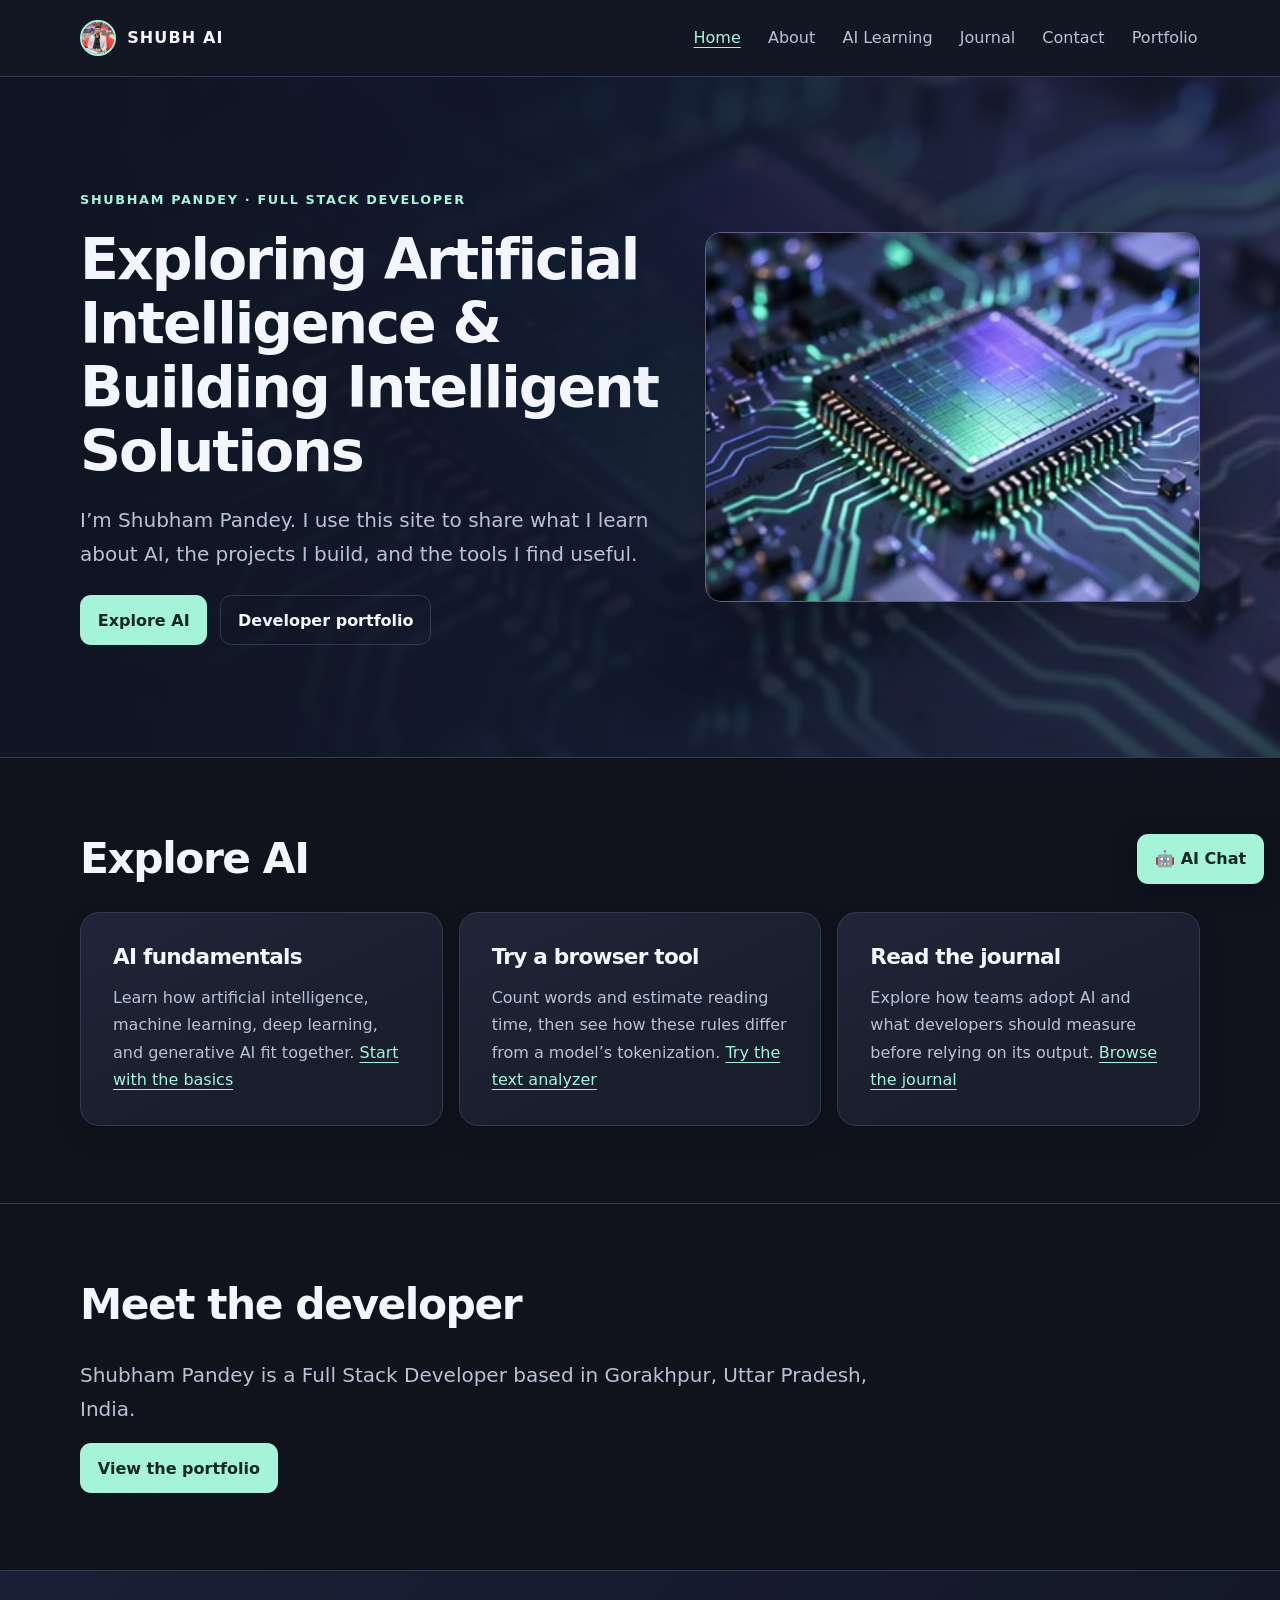
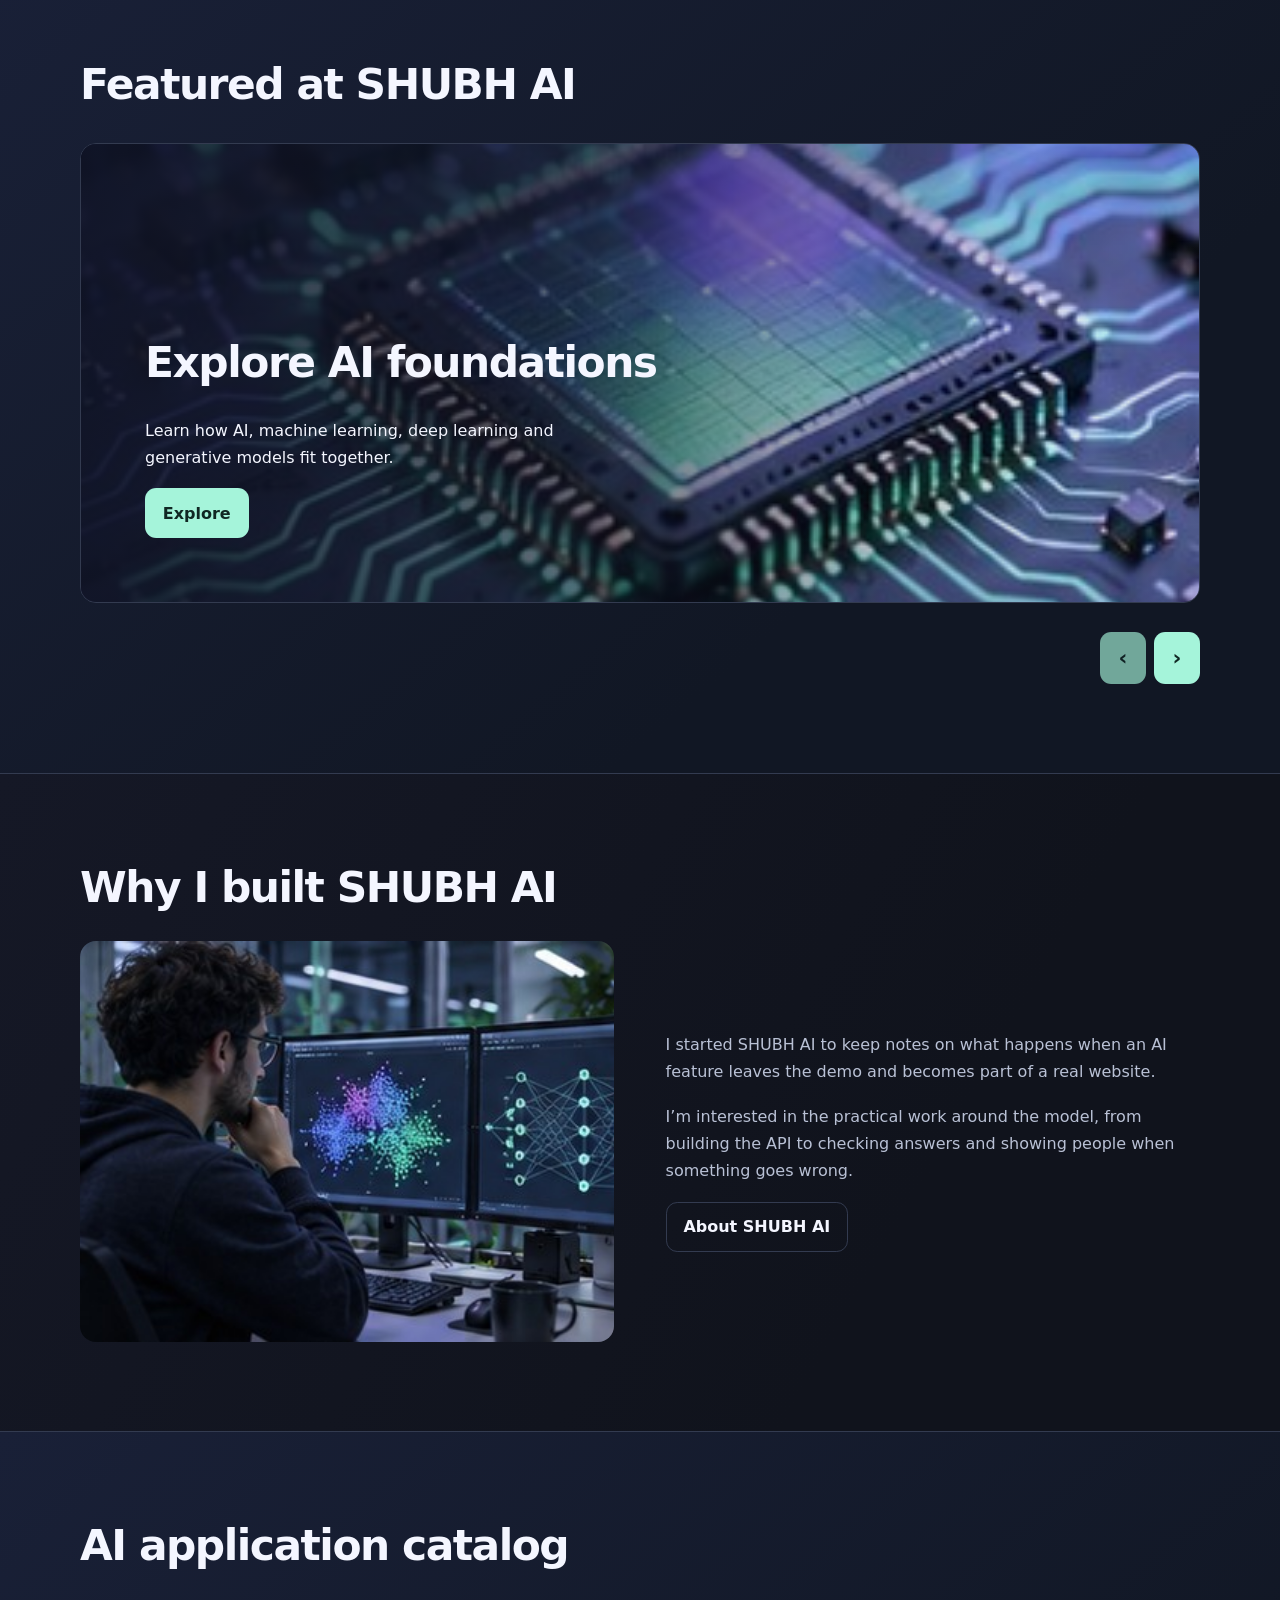
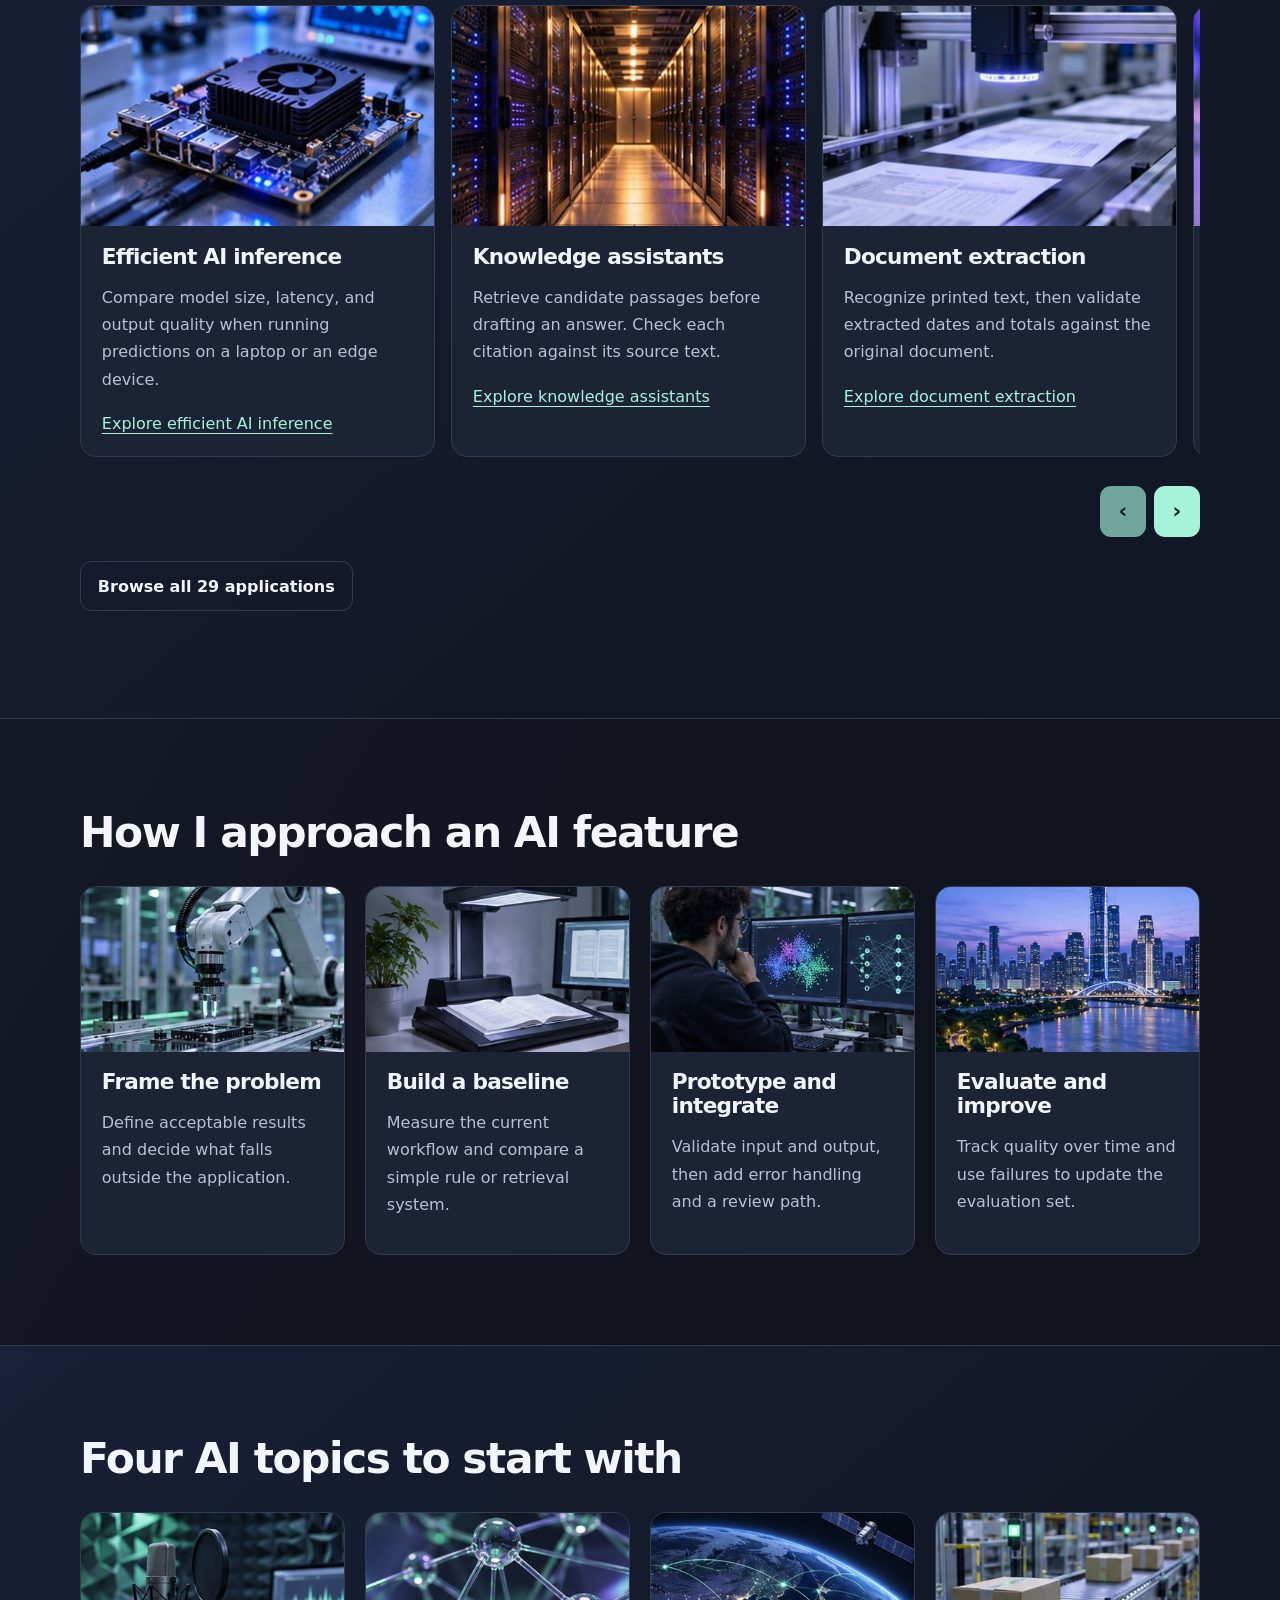
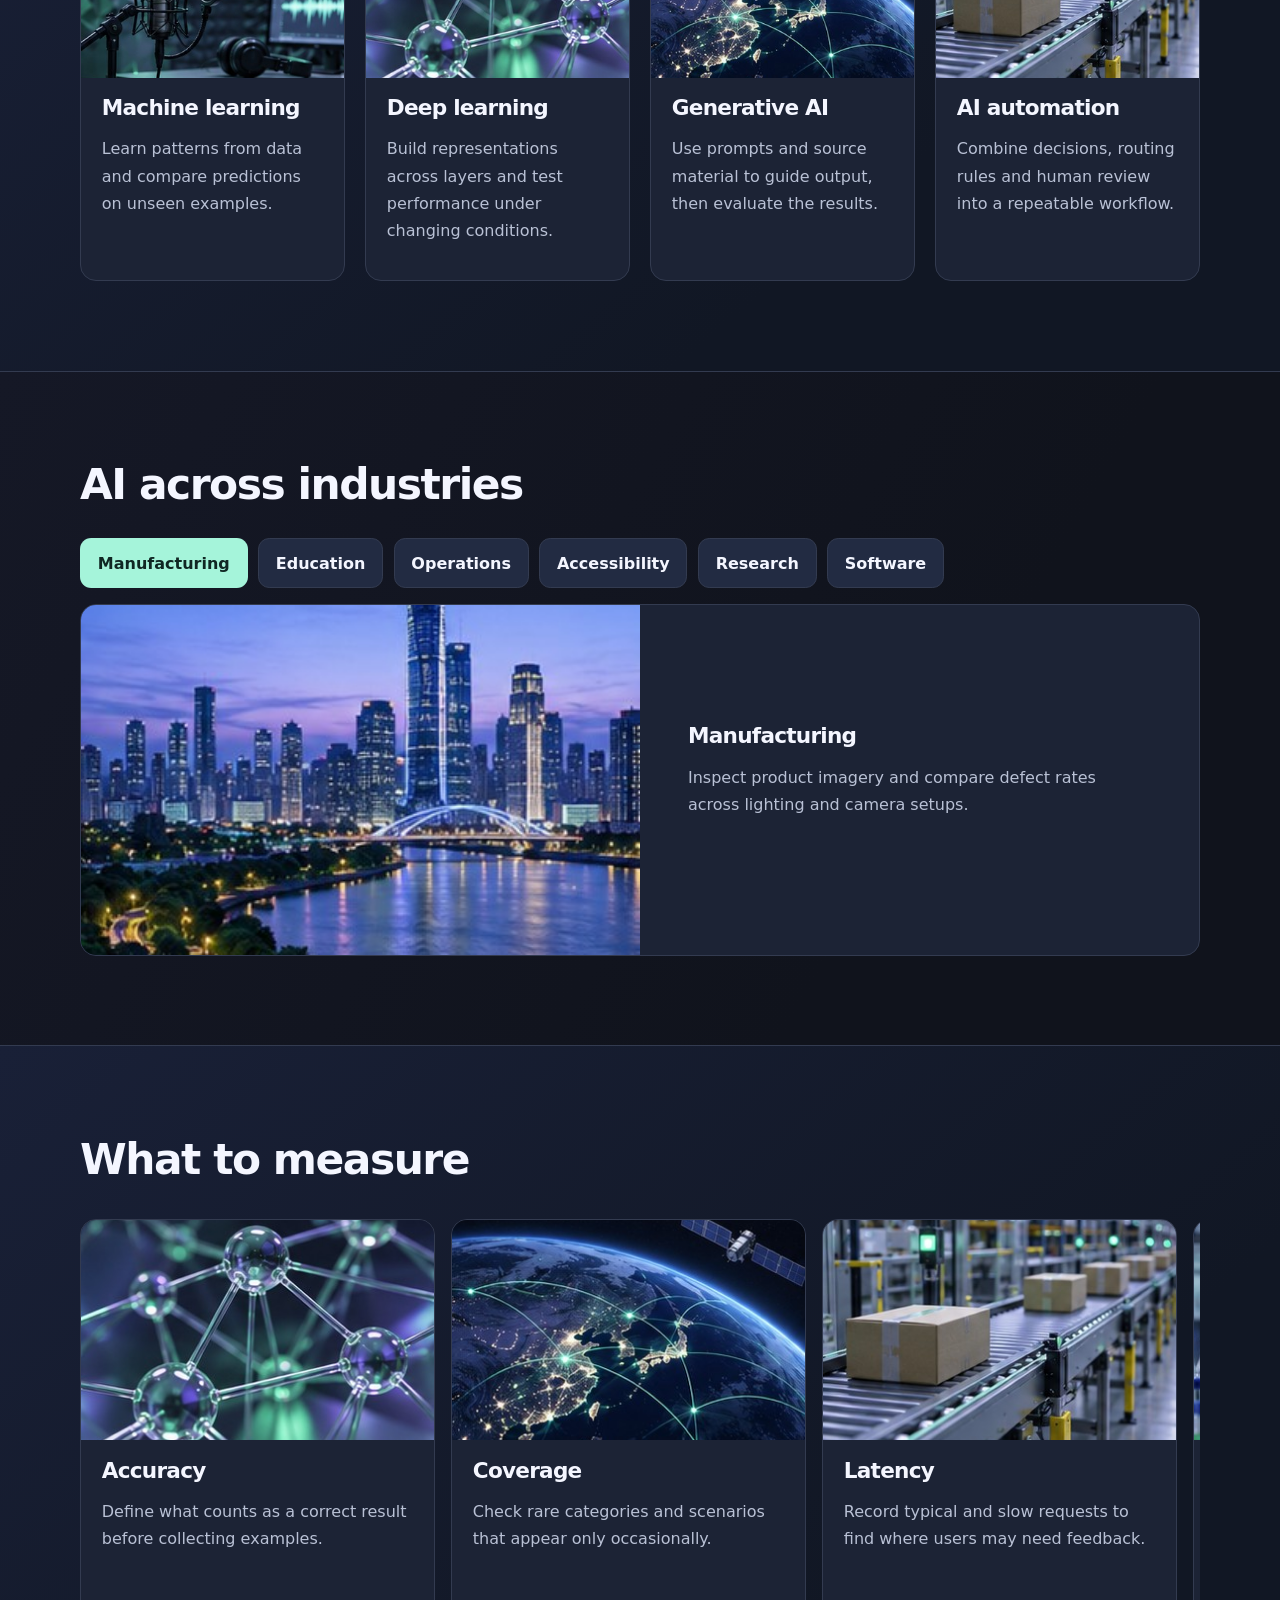
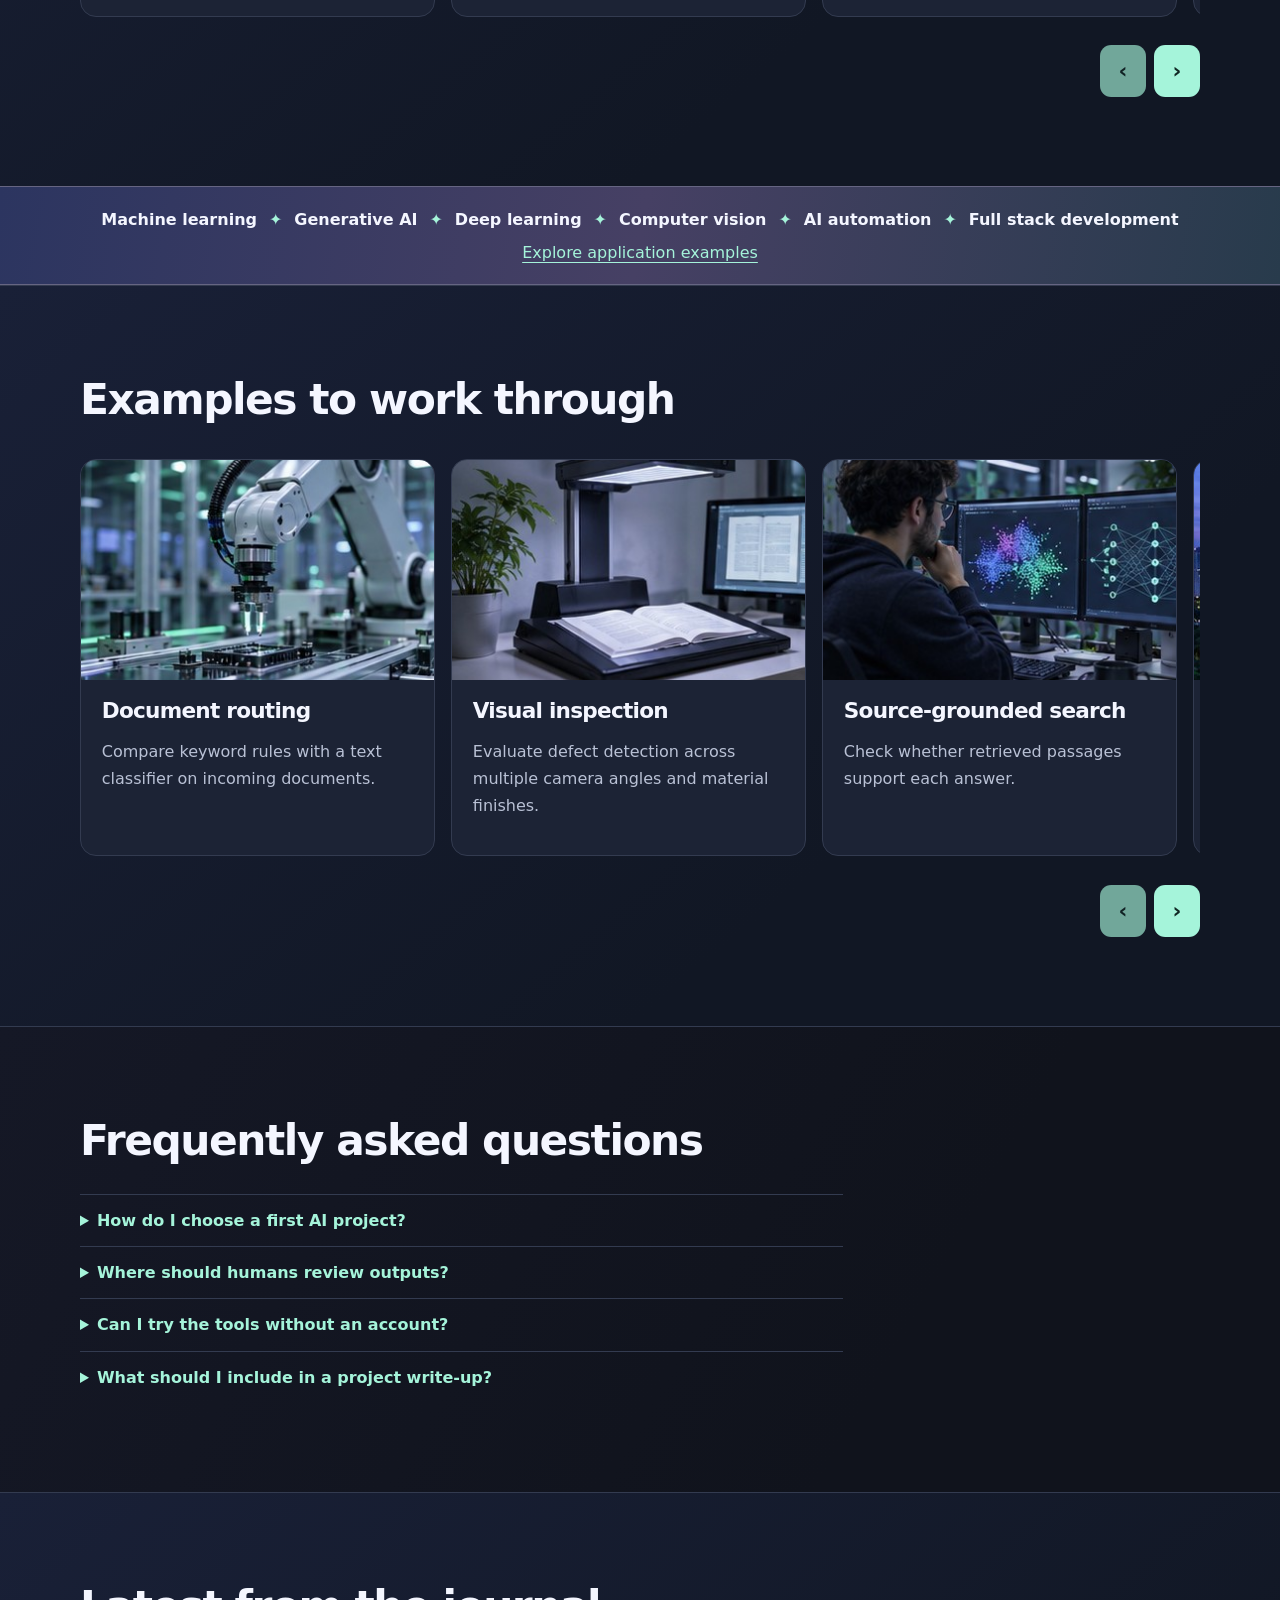
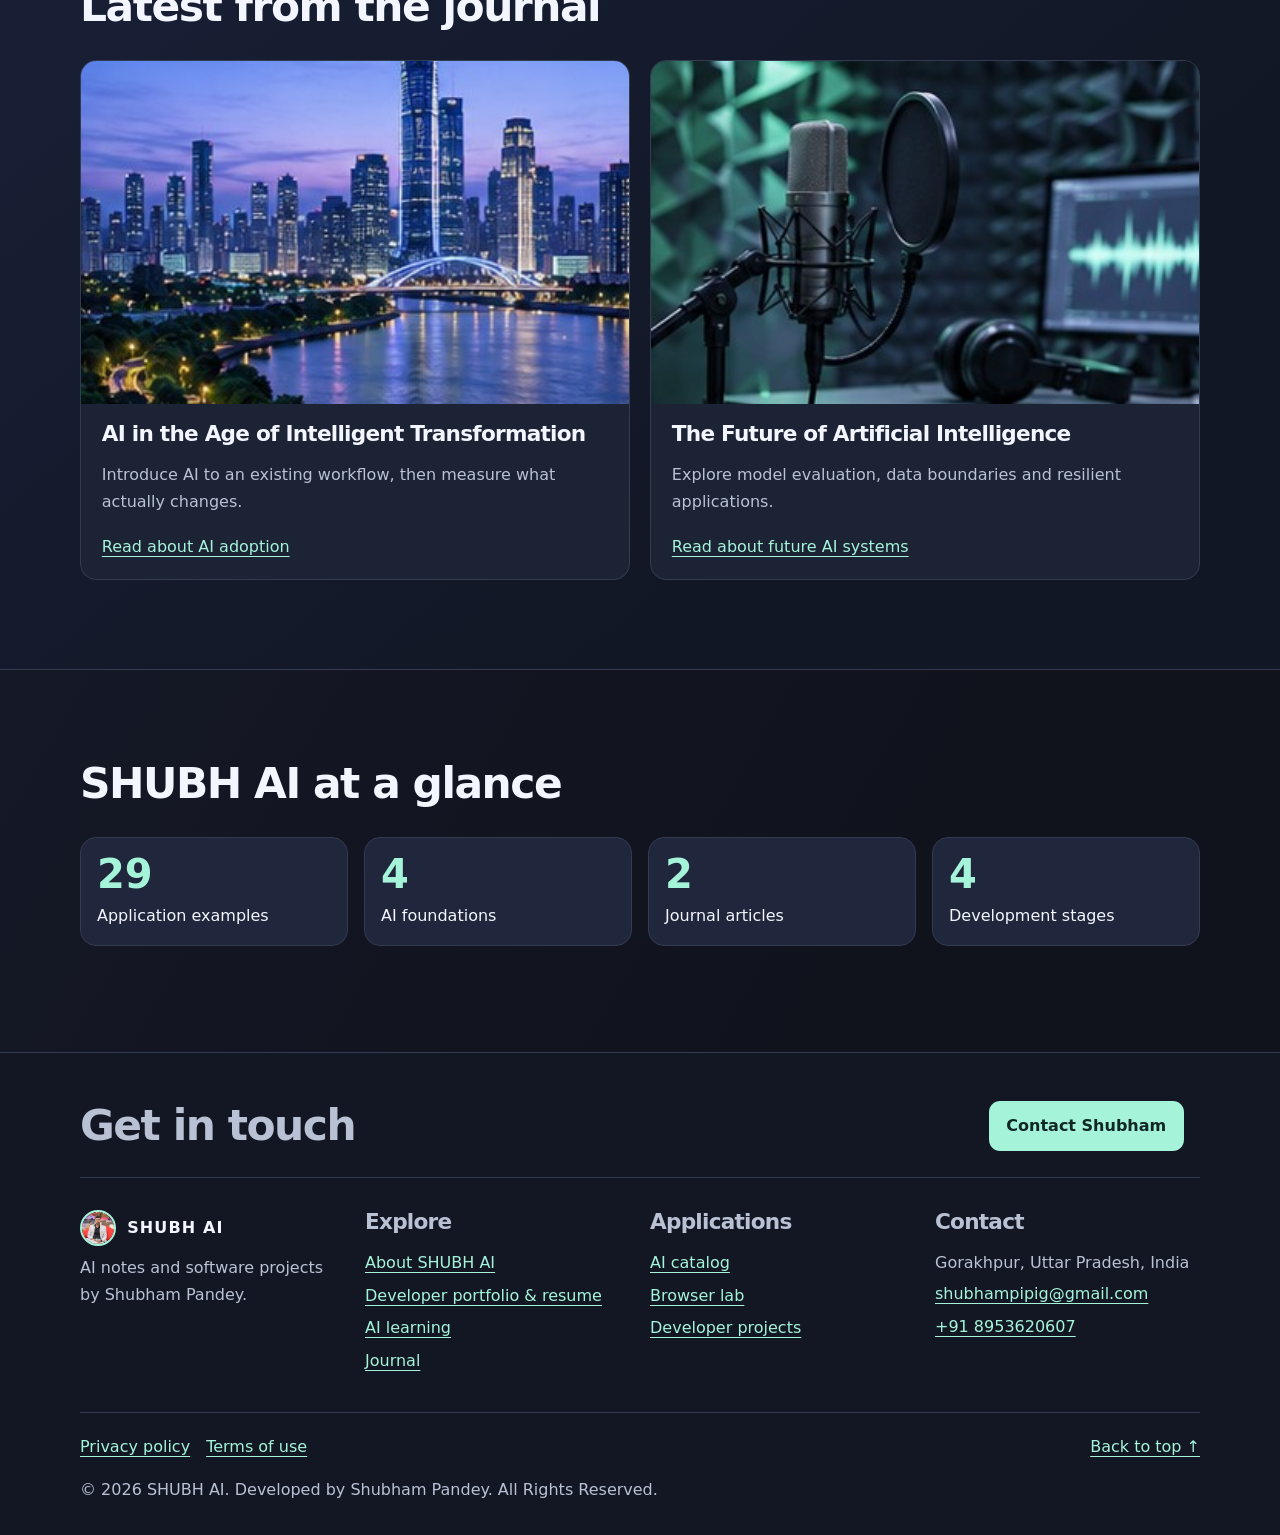
<file: index.html>
<!doctype html>
<html lang="en">
<head>
  <meta charset="utf-8">
  <meta name="viewport" content="width=device-width, initial-scale=1">
  <title>Exploring Artificial Intelligence &amp; Building Intelligent Solutions | SHUBH AI</title>
  <meta name="description" content="I’m Shubham Pandey. I use this site to share what I learn about AI, the projects I build, and the tools I find useful.">
  <meta name="theme-color" content="#10131c">
  <link rel="icon" href="assets/mark.svg" type="image/svg+xml">
  <link rel="stylesheet" href="assets/site.css">
  <script defer src="assets/site.js"></script>

  <script defer src="assets/experience.js"></script>
</head>
<body id="top">
  <a class="skip" href="#main">Skip to content</a>
  <header><div class="wrap bar">
    <a class="brand" href="index.html"><img class="portrait-logo" src="assets/brand-photo.png" width="36" height="36" alt=""> SHUBH AI</a>
    <button class="menu secondary" type="button" aria-controls="navigation" aria-expanded="false">Menu</button>
    <nav id="navigation" aria-label="Main navigation"><a href="index.html" aria-current="page">Home</a><a href="about.html">About</a><a href="ai-solutions.html">AI Learning</a><a href="blog.html">Journal</a><a href="contact.html">Contact</a><a href="portfolio.html">Portfolio</a></nav>
  </div></header>
  <main id="main" tabindex="-1">
    <section class="hero home"><div class="wrap">
      <div><p class="eyebrow">Shubham Pandey · Full stack developer</p><h1>Exploring Artificial Intelligence &amp; Building Intelligent Solutions</h1><p class="lead">I’m Shubham Pandey. I use this site to share what I learn about AI, the projects I build, and the tools I find useful.</p><div class="actions"><a class="button " href="ai-solutions.html">Explore AI</a><a class="button secondary" href="portfolio.html">Developer portfolio</a></div></div><img class="editorial" src="assets/editorial-0.jpg" width="640" height="480" alt="" fetchpriority="high">
    </div></section>
    <section class="section"><div class="wrap "><h2>Explore AI</h2><div class="grid"><article class="card"><h3>AI fundamentals</h3><p>Learn how artificial intelligence, machine learning, deep learning, and generative AI fit together. <a href="ai-solutions.html#artificial-intelligence">Start with the basics</a></p></article><article class="card"><h3>Try a browser tool</h3><p>Count words and estimate reading time, then see how these rules differ from a model’s tokenization. <a href="ai-solutions.html#tools">Try the text analyzer</a></p></article><article class="card"><h3>Read the journal</h3><p>Explore how teams adopt AI and what developers should measure before relying on its output. <a href="blog.html">Browse the journal</a></p></article></div></div></section><section class="section"><div class="wrap "><h2>Meet the developer</h2><p class="lead">Shubham Pandey is a Full Stack Developer based in Gorakhpur, Uttar Pradesh, India.</p><a class="button " href="portfolio.html">View the portfolio</a></div></section>
  <section class="showcase featured"><div class="wrap"><h2>Featured at SHUBH AI</h2><div class="carousel" data-carousel><div class="rail" tabindex="0" aria-label="Scrollable cards"><article class="hero-slide"><img class="hero-slide-image" src="assets/editorial-0.jpg" alt="" decoding="async"><div><h2>Explore AI foundations</h2><p>Learn how AI, machine learning, deep learning and generative models fit together.</p><a class="button" href="ai-solutions.html">Explore</a></div></article><article class="hero-slide"><img class="hero-slide-image" src="assets/editorial-14.jpg" alt="" decoding="async"><div><h2>Study practical applications</h2><p>Explore 29 examples spanning vision, language, research and automation.</p><a class="button" href="ai-solutions.html#catalog">Explore</a></div></article><article class="hero-slide"><img class="hero-slide-image" src="assets/editorial-4.jpg" alt="" decoding="async"><div><h2>Read the AI journal</h2><p>Explore decisions that shape real AI applications.</p><a class="button" href="blog.html">Explore</a></div></article><article class="hero-slide hero-slide-portrait"><img class="hero-slide-image" src="assets/portfolio-headshot.jpg" alt="" decoding="async"><div><h2>Meet the developer</h2><p>See the portfolio and technical skill set behind SHUBH AI.</p><a class="button" href="portfolio.html">Explore</a></div></article><article class="hero-slide"><img class="hero-slide-image" src="assets/editorial-15.jpg" alt="" decoding="async"><div><h2>Try the browser lab</h2><p>Analyze text without an account or external API.</p><a class="button" href="ai-solutions.html#tools">Explore</a></div></article></div><div class="rail-controls" hidden><button type="button" data-prev aria-label="Previous card">‹</button><button type="button" data-next aria-label="Next card">›</button></div></div></div></section><section class="showcase "><div class="wrap"><h2>Why I built SHUBH AI</h2><div class="feature-split"><img class="editorial" src="assets/editorial-5.jpg" width="640" height="480" alt="" loading="lazy"><div><p>I started SHUBH AI to keep notes on what happens when an AI feature leaves the demo and becomes part of a real website.</p><p>I’m interested in the practical work around the model, from building the API to checking answers and showing people when something goes wrong.</p><a class="button secondary" href="about.html">About SHUBH AI</a></div></div></div></section><section class="showcase "><div class="wrap"><h2>AI application catalog</h2><div class="carousel" data-carousel><div class="rail" tabindex="0" aria-label="Scrollable cards"><article class="feature-card" ><img class="editorial" src="assets/editorial-16.jpg" width="640" height="480" alt="" loading="lazy"><div><h3>Efficient AI inference</h3><p>Compare model size, latency, and output quality when running predictions on a laptop or an edge device.</p><a href="ai-solutions.html#application-1">Explore efficient AI inference</a></div></article><article class="feature-card" ><img class="editorial" src="assets/editorial-17.jpg" width="640" height="480" alt="" loading="lazy"><div><h3>Knowledge assistants</h3><p>Retrieve candidate passages before drafting an answer. Check each citation against its source text.</p><a href="ai-solutions.html#application-2">Explore knowledge assistants</a></div></article><article class="feature-card" ><img class="editorial" src="assets/editorial-20.jpg" width="640" height="480" alt="" loading="lazy"><div><h3>Document extraction</h3><p>Recognize printed text, then validate extracted dates and totals against the original document.</p><a href="ai-solutions.html#application-3">Explore document extraction</a></div></article><article class="feature-card" ><img class="editorial" src="assets/editorial-19.jpg" width="640" height="480" alt="" loading="lazy"><div><h3>Interview practice</h3><p>Build a rubric for practice questions and give learners feedback they can inspect.</p><a href="ai-solutions.html#application-4">Explore interview practice</a></div></article><article class="feature-card" ><img class="editorial" src="assets/editorial-12.jpg" width="640" height="480" alt="" loading="lazy"><div><h3>Image classification</h3><p>Train on labeled examples. Use error analysis to find classes the model confuses.</p><a href="ai-solutions.html#application-5">Explore image classification</a></div></article><article class="feature-card" ><img class="editorial" src="assets/editorial-21.jpg" width="640" height="480" alt="" loading="lazy"><div><h3>Video event detection</h3><p>Test event detection on short clips with changes in lighting and camera position.</p><a href="ai-solutions.html#application-6">Explore video event detection</a></div></article><article class="feature-card" ><img class="editorial" src="assets/editorial-29.jpg" width="640" height="480" alt="" loading="lazy"><div><h3>Driver attention</h3><p>Study how glare and camera position affect an attention detector on recorded test clips.</p><a href="ai-solutions.html#application-7">Explore driver attention</a></div></article><article class="feature-card" ><img class="editorial" src="assets/editorial-2.jpg" width="640" height="480" alt="" loading="lazy"><div><h3>Image generation</h3><p>Compare how composition, lighting and subject descriptions influence generated images.</p><a href="ai-solutions.html#application-8">Explore image generation</a></div></article><article class="feature-card" ><img class="editorial" src="assets/editorial-9.jpg" width="640" height="480" alt="" loading="lazy"><div><h3>3D reconstruction</h3><p>Combine multiple views into a point cloud and inspect gaps where surfaces were occluded.</p><a href="ai-solutions.html#application-9">Explore 3d reconstruction</a></div></article><article class="feature-card" ><img class="editorial" src="assets/editorial-8.jpg" width="640" height="480" alt="" loading="lazy"><div><h3>Image segmentation</h3><p>Mark pixel-level regions and measure how accurately the model traces their boundaries.</p><a href="ai-solutions.html#application-10">Explore image segmentation</a></div></article><article class="feature-card" ><img class="editorial" src="assets/editorial-18.jpg" width="640" height="480" alt="" loading="lazy"><div><h3>Code review assistance</h3><p>Surface potential edge cases and link each suggestion to a test or relevant line of code.</p><a href="ai-solutions.html#application-11">Explore code review assistance</a></div></article><article class="feature-card" ><img class="editorial" src="assets/editorial-1.jpg" width="640" height="480" alt="" loading="lazy"><div><h3>Search quality</h3><p>Use relevance judgments to compare keyword and semantic retrieval.</p><a href="ai-solutions.html#application-12">Explore search quality</a></div></article><article class="feature-card" ><img class="editorial" src="assets/editorial-23.jpg" width="640" height="480" alt="" loading="lazy"><div><h3>Route planning</h3><p>Compare routes using travel times, time windows and constraints such as vehicle capacity.</p><a href="ai-solutions.html#application-13">Explore route planning</a></div></article><article class="feature-card" ><img class="editorial" src="assets/editorial-13.jpg" width="640" height="480" alt="" loading="lazy"><div><h3>Sensor monitoring</h3><p>Identify abnormal changes in a device stream and separate transient noise from sustained drift.</p><a href="ai-solutions.html#application-14">Explore sensor monitoring</a></div></article><article class="feature-card" ><img class="editorial" src="assets/editorial-26.jpg" width="640" height="480" alt="" loading="lazy"><div><h3>Data exploration</h3><p>Plot missing values and distributions before asking a model to summarize a dataset.</p><a href="ai-solutions.html#application-15">Explore data exploration</a></div></article><article class="feature-card" ><img class="editorial" src="assets/editorial-28.jpg" width="640" height="480" alt="" loading="lazy"><div><h3>Image editing</h3><p>Use masks to isolate an object from its background and assess edge fidelity.</p><a href="ai-solutions.html#application-16">Explore image editing</a></div></article><article class="feature-card" ><img class="editorial" src="assets/editorial-30.jpg" width="640" height="480" alt="" loading="lazy"><div><h3>Question generation</h3><p>Draft practice questions from a source passage and verify that each answer can be supported.</p><a href="ai-solutions.html#application-17">Explore question generation</a></div></article><article class="feature-card" ><img class="editorial" src="assets/editorial-22.jpg" width="640" height="480" alt="" loading="lazy"><div><h3>Defect inspection</h3><p>Compare images of parts against labeled defects and record both missed defects and false alarms.</p><a href="ai-solutions.html#application-18">Explore defect inspection</a></div></article><article class="feature-card" ><img class="editorial" src="assets/editorial-7.jpg" width="640" height="480" alt="" loading="lazy"><div><h3>Speech transcription</h3><p>Compare word errors across accents, noisy rooms and different microphones.</p><a href="ai-solutions.html#application-19">Explore speech transcription</a></div></article><article class="feature-card" ><img class="editorial" src="assets/editorial-4.jpg" width="640" height="480" alt="" loading="lazy"><div><h3>Handwriting recognition</h3><p>Test recognition on unseen handwriting styles and preserve low-confidence candidates for review.</p><a href="ai-solutions.html#application-20">Explore handwriting recognition</a></div></article><article class="feature-card" ><img class="editorial" src="assets/editorial-14.jpg" width="640" height="480" alt="" loading="lazy"><div><h3>Workflow orchestration</h3><p>Track each processing step, make retries safe and route uncertain output to a human reviewer.</p><a href="ai-solutions.html#application-21">Explore workflow orchestration</a></div></article><article class="feature-card" ><img class="editorial" src="assets/editorial-3.jpg" width="640" height="480" alt="" loading="lazy"><div><h3>Object detection</h3><p>Locate objects in a frame, then measure how well the model locates small or overlapping items.</p><a href="ai-solutions.html#application-22">Explore object detection</a></div></article><article class="feature-card" ><img class="editorial" src="assets/editorial-6.jpg" width="640" height="480" alt="" loading="lazy"><div><h3>Demand forecasting</h3><p>Use a time-ordered split and compare predictions to a seasonal baseline.</p><a href="ai-solutions.html#application-23">Explore demand forecasting</a></div></article><article class="feature-card" ><img class="editorial" src="assets/editorial-31.jpg" width="640" height="480" alt="" loading="lazy"><div><h3>Recommendation systems</h3><p>Measure whether recommendations help users discover relevant items across different activity levels.</p><a href="ai-solutions.html#application-24">Explore recommendation systems</a></div></article><article class="feature-card" ><img class="editorial" src="assets/editorial-25.jpg" width="640" height="480" alt="" loading="lazy"><div><h3>Skill mapping</h3><p>Match learning objectives to a skills inventory and let learners inspect and correct each match.</p><a href="ai-solutions.html#application-25">Explore skill mapping</a></div></article><article class="feature-card" ><img class="editorial" src="assets/editorial-11.jpg" width="640" height="480" alt="" loading="lazy"><div><h3>Anomaly detection</h3><p>Tune alerts with historical examples and check drift before increasing their reach.</p><a href="ai-solutions.html#application-26">Explore anomaly detection</a></div></article><article class="feature-card" ><img class="editorial" src="assets/editorial-24.jpg" width="640" height="480" alt="" loading="lazy"><div><h3>Text analytics</h3><p>Compare word counts, keywords and topic labels. Inspect where each method loses important context.</p><a href="ai-solutions.html#application-27">Explore text analytics</a></div></article><article class="feature-card" ><img class="editorial" src="assets/editorial-27.jpg" width="640" height="480" alt="" loading="lazy"><div><h3>Accessibility checks</h3><p>Combine automated markup checks with manual keyboard and screen reader review.</p><a href="ai-solutions.html#application-28">Explore accessibility checks</a></div></article><article class="feature-card" ><img class="editorial" src="assets/editorial-15.jpg" width="640" height="480" alt="" loading="lazy"><div><h3>Document comparison</h3><p>Align paragraphs by meaning and highlight wording changes for a reviewer to confirm.</p><a href="ai-solutions.html#application-29">Explore document comparison</a></div></article></div><div class="rail-controls" hidden><button type="button" data-prev aria-label="Previous card">‹</button><button type="button" data-next aria-label="Next card">›</button></div></div><p class="section-link"><a class="button secondary" href="ai-solutions.html#catalog">Browse all 29 applications</a></p></div></section><section class="showcase "><div class="wrap"><h2>How I approach an AI feature</h2><div class="feature-grid"><article class="feature-card" ><img class="editorial" src="assets/editorial-3.jpg" width="640" height="480" alt="" loading="lazy"><div><h3>Frame the problem</h3><p>Define acceptable results and decide what falls outside the application.</p></div></article><article class="feature-card" ><img class="editorial" src="assets/editorial-4.jpg" width="640" height="480" alt="" loading="lazy"><div><h3>Build a baseline</h3><p>Measure the current workflow and compare a simple rule or retrieval system.</p></div></article><article class="feature-card" ><img class="editorial" src="assets/editorial-5.jpg" width="640" height="480" alt="" loading="lazy"><div><h3>Prototype and integrate</h3><p>Validate input and output, then add error handling and a review path.</p></div></article><article class="feature-card" ><img class="editorial" src="assets/editorial-6.jpg" width="640" height="480" alt="" loading="lazy"><div><h3>Evaluate and improve</h3><p>Track quality over time and use failures to update the evaluation set.</p></div></article></div></div></section><section class="showcase "><div class="wrap"><h2>Four AI topics to start with</h2><div class="feature-grid"><article class="feature-card" ><img class="editorial" src="assets/editorial-7.jpg" width="640" height="480" alt="" loading="lazy"><div><h3>Machine learning</h3><p>Learn patterns from data and compare predictions on unseen examples.</p></div></article><article class="feature-card" ><img class="editorial" src="assets/editorial-8.jpg" width="640" height="480" alt="" loading="lazy"><div><h3>Deep learning</h3><p>Build representations across layers and test performance under changing conditions.</p></div></article><article class="feature-card" ><img class="editorial" src="assets/editorial-9.jpg" width="640" height="480" alt="" loading="lazy"><div><h3>Generative AI</h3><p>Use prompts and source material to guide output, then evaluate the results.</p></div></article><article class="feature-card" ><img class="editorial" src="assets/editorial-10.jpg" width="640" height="480" alt="" loading="lazy"><div><h3>AI automation</h3><p>Combine decisions, routing rules and human review into a repeatable workflow.</p></div></article></div></div></section><section class="showcase "><div class="wrap"><h2>AI across industries</h2><div data-tabs><div class="tab-buttons" role="tablist" aria-label="AI across industries" hidden><button type="button" id="index-tab-0" aria-controls="index-panel-0" role="tab" aria-selected="false">Manufacturing</button><button type="button" id="index-tab-1" aria-controls="index-panel-1" role="tab" aria-selected="false">Education</button><button type="button" id="index-tab-2" aria-controls="index-panel-2" role="tab" aria-selected="false">Operations</button><button type="button" id="index-tab-3" aria-controls="index-panel-3" role="tab" aria-selected="false">Accessibility</button><button type="button" id="index-tab-4" aria-controls="index-panel-4" role="tab" aria-selected="false">Research</button><button type="button" id="index-tab-5" aria-controls="index-panel-5" role="tab" aria-selected="false">Software</button></div><div class="tab-panels"><div id="index-panel-0" aria-labelledby="index-tab-0" role="tabpanel"><article class="feature-card" ><img class="editorial" src="assets/editorial-6.jpg" width="640" height="480" alt="" loading="lazy"><div><h3>Manufacturing</h3><p>Inspect product imagery and compare defect rates across lighting and camera setups.</p></div></article></div><div id="index-panel-1" aria-labelledby="index-tab-1" role="tabpanel"><article class="feature-card" ><img class="editorial" src="assets/editorial-7.jpg" width="640" height="480" alt="" loading="lazy"><div><h3>Education</h3><p>Generate practice questions from a known reading and check each answer against the text.</p></div></article></div><div id="index-panel-2" aria-labelledby="index-tab-2" role="tabpanel"><article class="feature-card" ><img class="editorial" src="assets/editorial-8.jpg" width="640" height="480" alt="" loading="lazy"><div><h3>Operations</h3><p>Forecast demand and keep a manual override for unusual events.</p></div></article></div><div id="index-panel-3" aria-labelledby="index-tab-3" role="tabpanel"><article class="feature-card" ><img class="editorial" src="assets/editorial-9.jpg" width="640" height="480" alt="" loading="lazy"><div><h3>Accessibility</h3><p>Evaluate captions and transcripts using varied audio and speakers.</p></div></article></div><div id="index-panel-4" aria-labelledby="index-tab-4" role="tabpanel"><article class="feature-card" ><img class="editorial" src="assets/editorial-10.jpg" width="640" height="480" alt="" loading="lazy"><div><h3>Research</h3><p>Compare notes across sources and verify summaries against the primary material.</p></div></article></div><div id="index-panel-5" aria-labelledby="index-tab-5" role="tabpanel"><article class="feature-card" ><img class="editorial" src="assets/editorial-11.jpg" width="640" height="480" alt="" loading="lazy"><div><h3>Software</h3><p>Use assisted review to find edge cases and confirm each change with tests.</p></div></article></div></div></div></div></section><section class="showcase "><div class="wrap"><h2>What to measure</h2><div class="carousel" data-carousel><div class="rail" tabindex="0" aria-label="Scrollable cards"><article class="feature-card" ><img class="editorial" src="assets/editorial-8.jpg" width="640" height="480" alt="" loading="lazy"><div><h3>Accuracy</h3><p>Define what counts as a correct result before collecting examples.</p></div></article><article class="feature-card" ><img class="editorial" src="assets/editorial-9.jpg" width="640" height="480" alt="" loading="lazy"><div><h3>Coverage</h3><p>Check rare categories and scenarios that appear only occasionally.</p></div></article><article class="feature-card" ><img class="editorial" src="assets/editorial-10.jpg" width="640" height="480" alt="" loading="lazy"><div><h3>Latency</h3><p>Record typical and slow requests to find where users may need feedback.</p></div></article><article class="feature-card" ><img class="editorial" src="assets/editorial-11.jpg" width="640" height="480" alt="" loading="lazy"><div><h3>Reliability</h3><p>Test incomplete inputs and external-service failures.</p></div></article><article class="feature-card" ><img class="editorial" src="assets/editorial-12.jpg" width="640" height="480" alt="" loading="lazy"><div><h3>Privacy</h3><p>Limit data collection to what the feature actually needs.</p></div></article><article class="feature-card" ><img class="editorial" src="assets/editorial-13.jpg" width="640" height="480" alt="" loading="lazy"><div><h3>Human review</h3><p>Make corrections visible and reversible.</p></div></article><article class="feature-card" ><img class="editorial" src="assets/editorial-14.jpg" width="640" height="480" alt="" loading="lazy"><div><h3>Accessibility</h3><p>Test with keyboard controls and assistive technology.</p></div></article><article class="feature-card" ><img class="editorial" src="assets/editorial-15.jpg" width="640" height="480" alt="" loading="lazy"><div><h3>Maintenance</h3><p>Revisit benchmarks when data, dependencies or model versions change.</p></div></article></div><div class="rail-controls" hidden><button type="button" data-prev aria-label="Previous card">‹</button><button type="button" data-next aria-label="Next card">›</button></div></div></div></section><section class="topic-band" aria-label="AI topics"><p>Machine learning <span aria-hidden="true">✦</span> Generative AI <span aria-hidden="true">✦</span> Deep learning <span aria-hidden="true">✦</span> Computer vision <span aria-hidden="true">✦</span> AI automation <span aria-hidden="true">✦</span> Full stack development</p><a href="ai-solutions.html#catalog">Explore application examples</a></section><section class="showcase "><div class="wrap"><h2>Examples to work through</h2><div class="carousel" data-carousel><div class="rail" tabindex="0" aria-label="Scrollable cards"><article class="feature-card" ><img class="editorial" src="assets/editorial-3.jpg" width="640" height="480" alt="" loading="lazy"><div><h3>Document routing</h3><p>Compare keyword rules with a text classifier on incoming documents.</p></div></article><article class="feature-card" ><img class="editorial" src="assets/editorial-4.jpg" width="640" height="480" alt="" loading="lazy"><div><h3>Visual inspection</h3><p>Evaluate defect detection across multiple camera angles and material finishes.</p></div></article><article class="feature-card" ><img class="editorial" src="assets/editorial-5.jpg" width="640" height="480" alt="" loading="lazy"><div><h3>Source-grounded search</h3><p>Check whether retrieved passages support each answer.</p></div></article><article class="feature-card" ><img class="editorial" src="assets/editorial-6.jpg" width="640" height="480" alt="" loading="lazy"><div><h3>Demand forecasts</h3><p>Compare a seasonal baseline with a model on successive weekly holdouts.</p></div></article><article class="feature-card" ><img class="editorial" src="assets/editorial-7.jpg" width="640" height="480" alt="" loading="lazy"><div><h3>Speech recognition</h3><p>Compare transcription quality for quiet speech and background noise.</p></div></article><article class="feature-card" ><img class="editorial" src="assets/editorial-8.jpg" width="640" height="480" alt="" loading="lazy"><div><h3>Image editing</h3><p>Evaluate how well a segmentation mask preserves fine edges.</p></div></article><article class="feature-card" ><img class="editorial" src="assets/editorial-9.jpg" width="640" height="480" alt="" loading="lazy"><div><h3>Automated survey coding</h3><p>Compare coding agreement on ambiguous responses.</p></div></article><article class="feature-card" ><img class="editorial" src="assets/editorial-10.jpg" width="640" height="480" alt="" loading="lazy"><div><h3>User recommendations</h3><p>Review coverage across new and returning users.</p></div></article><article class="feature-card" ><img class="editorial" src="assets/editorial-11.jpg" width="640" height="480" alt="" loading="lazy"><div><h3>Frontend performance</h3><p>Track which interface changes improve perceived loading times.</p></div></article></div><div class="rail-controls" hidden><button type="button" data-prev aria-label="Previous card">‹</button><button type="button" data-next aria-label="Next card">›</button></div></div></div></section><section class="showcase "><div class="wrap"><h2>Frequently asked questions</h2><div class="faq"><details><summary>How do I choose a first AI project?</summary><p>Pick a narrow task with examples you can verify. Measure a simple baseline before training or integrating a model.</p></details><details><summary>Where should humans review outputs?</summary><p>Add review wherever an incorrect decision could affect people, publish information, or change important records.</p></details><details><summary>Can I try the tools without an account?</summary><p>The text analyzer and the learning chat run locally in your browser.</p></details><details><summary>What should I include in a project write-up?</summary><p>Document the input data, baseline, evaluation split, limitations and examples of failures.</p></details></div></div></section><section class="showcase "><div class="wrap"><h2>Latest from the journal</h2><div class="feature-grid"><article class="feature-card" ><img class="editorial" src="assets/editorial-6.jpg" width="640" height="480" alt="" loading="lazy"><div><h3>AI in the Age of Intelligent Transformation</h3><p>Introduce AI to an existing workflow, then measure what actually changes.</p><a href="ai-in-the-age-of-intelligent-transformation.html">Read about AI adoption</a></div></article><article class="feature-card" ><img class="editorial" src="assets/editorial-7.jpg" width="640" height="480" alt="" loading="lazy"><div><h3>The Future of Artificial Intelligence</h3><p>Explore model evaluation, data boundaries and resilient applications.</p><a href="the-future-of-artificial-intelligence.html">Read about future AI systems</a></div></article></div></div></section><section class="showcase"><div class="wrap"><h2>SHUBH AI at a glance</h2><dl class="site-stats"><div><dt>Application examples</dt><dd>29</dd></div><div><dt>AI foundations</dt><dd>4</dd></div><div><dt>Journal articles</dt><dd>2</dd></div><div><dt>Development stages</dt><dd>4</dd></div></dl></div></section></main>
  <footer class="site-footer"><div class="wrap">
<div class="footer-cta"><h2>Get in touch</h2><a class="button" href="contact.html">Contact Shubham</a></div>
<div class="footer-grid"><div><a class="brand" href="index.html"><img class="portrait-logo" src="assets/brand-photo.png" width="36" height="36" alt=""> SHUBH AI</a><p>AI notes and software projects by Shubham Pandey.</p></div>
<div><h3>Explore</h3><a href="about.html">About SHUBH AI</a><a href="portfolio.html">Developer portfolio &amp; resume</a><a href="ai-solutions.html">AI learning</a><a href="blog.html">Journal</a></div>
<div><h3>Applications</h3><a href="ai-solutions.html#catalog">AI catalog</a><a href="ai-solutions.html#tools">Browser lab</a><a href="about.html#projects">Developer projects</a></div>
<div><h3>Contact</h3><p>Gorakhpur, Uttar Pradesh, India</p><a href="mailto:shubhampipig@gmail.com">shubhampipig@gmail.com</a><a href="tel:+918953620607">+91 8953620607</a></div></div>
<div class="footer-bottom"><a class="back-top" href="#top">Back to top ↑</a><a href="privacy-policy.html">Privacy policy</a><a href="term-services.html">Terms of use</a><p>© 2026 SHUBH AI. Developed by Shubham Pandey. All Rights Reserved.</p></div></div></footer><button type="button" class="chat-launch" aria-controls="learning-chat" aria-expanded="false" hidden><span aria-hidden="true">&#129302;</span> AI Chat</button>
<section class="chat-panel" id="learning-chat" aria-labelledby="chat-title" hidden>
<div class="chat-heading"><h2 id="chat-title"><span aria-hidden="true">&#129302;</span> SHUBH AI Chat</h2><button type="button" data-chat-close aria-label="Close chat">×</button></div>
<p>Looking for my resume, projects, or contact details? Ask here.</p><div class="chat-history" role="log" aria-live="polite"></div>
<form id="chat-form"><label for="chat-query">Ask about an AI topic</label><input id="chat-query" name="query" required maxlength="180" placeholder="Where can I download your resume?"><button>Send</button></form></section>
</body>
</html>
</file>
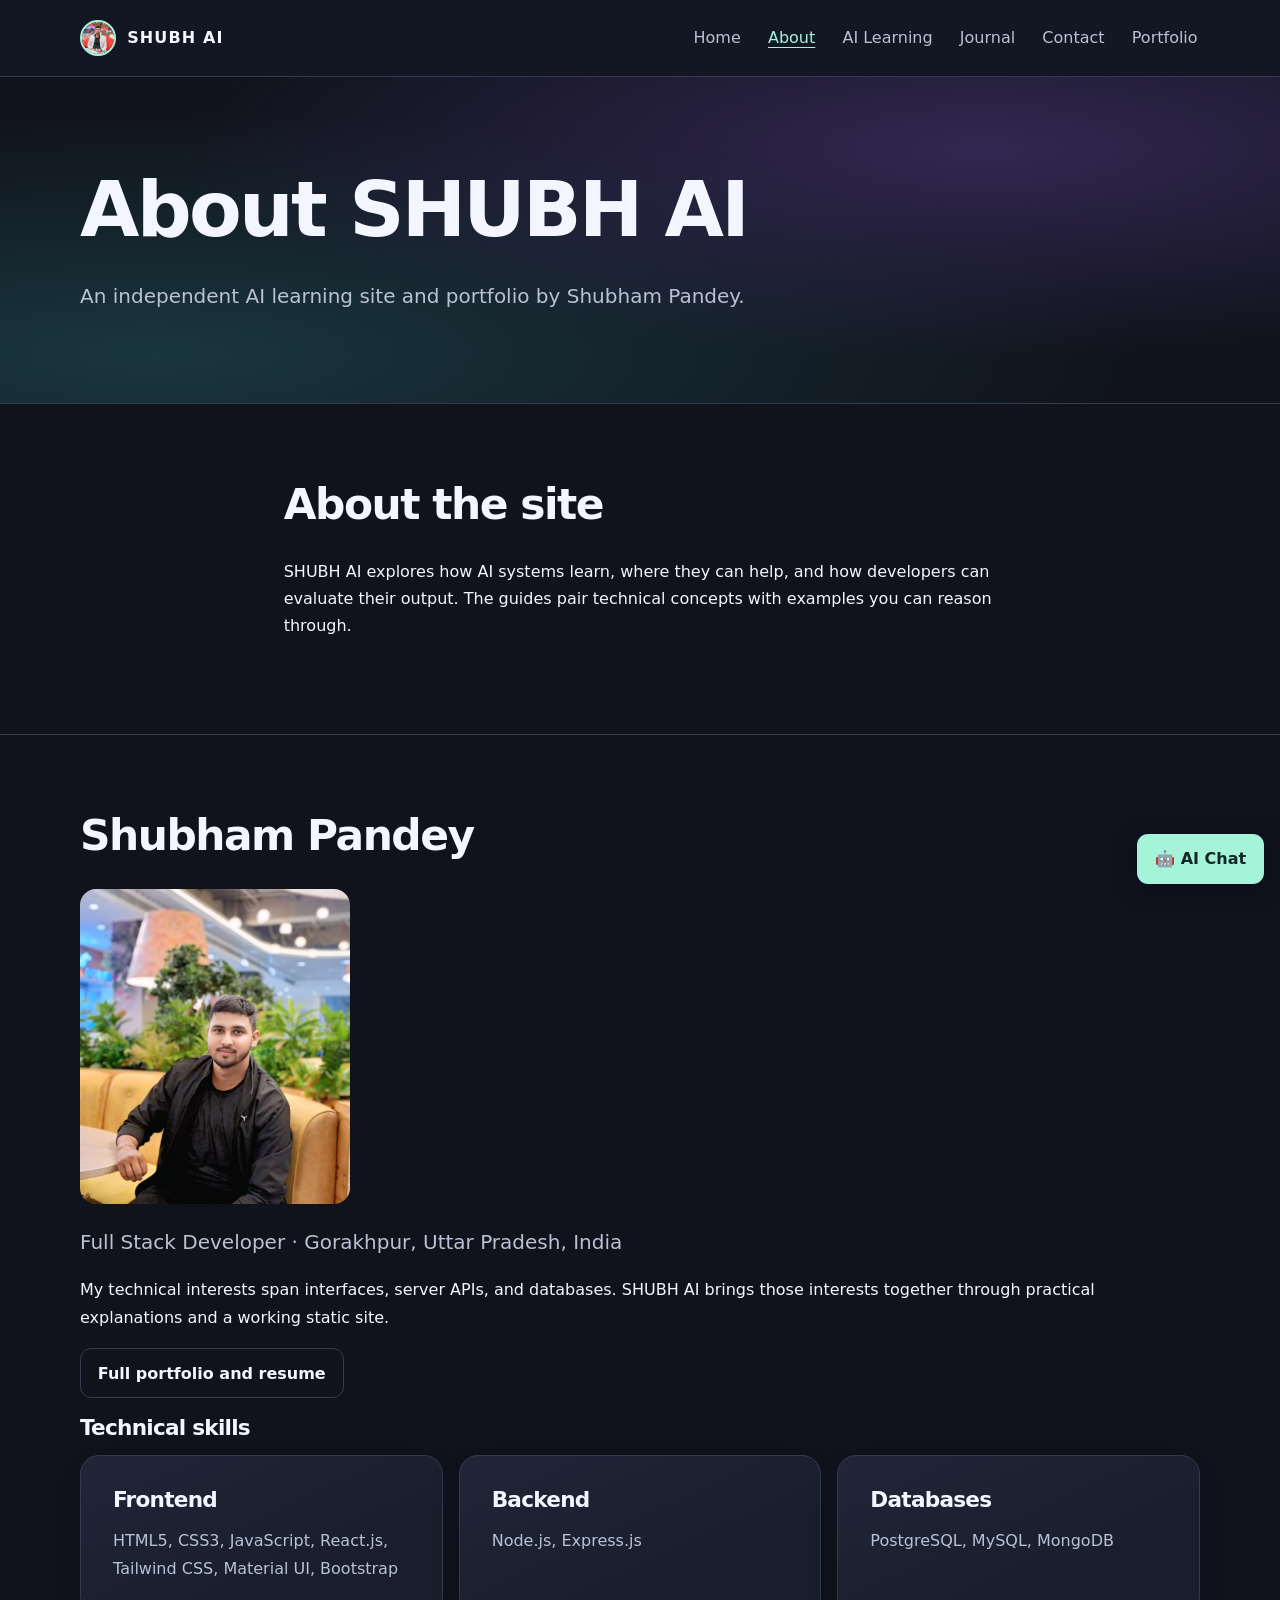
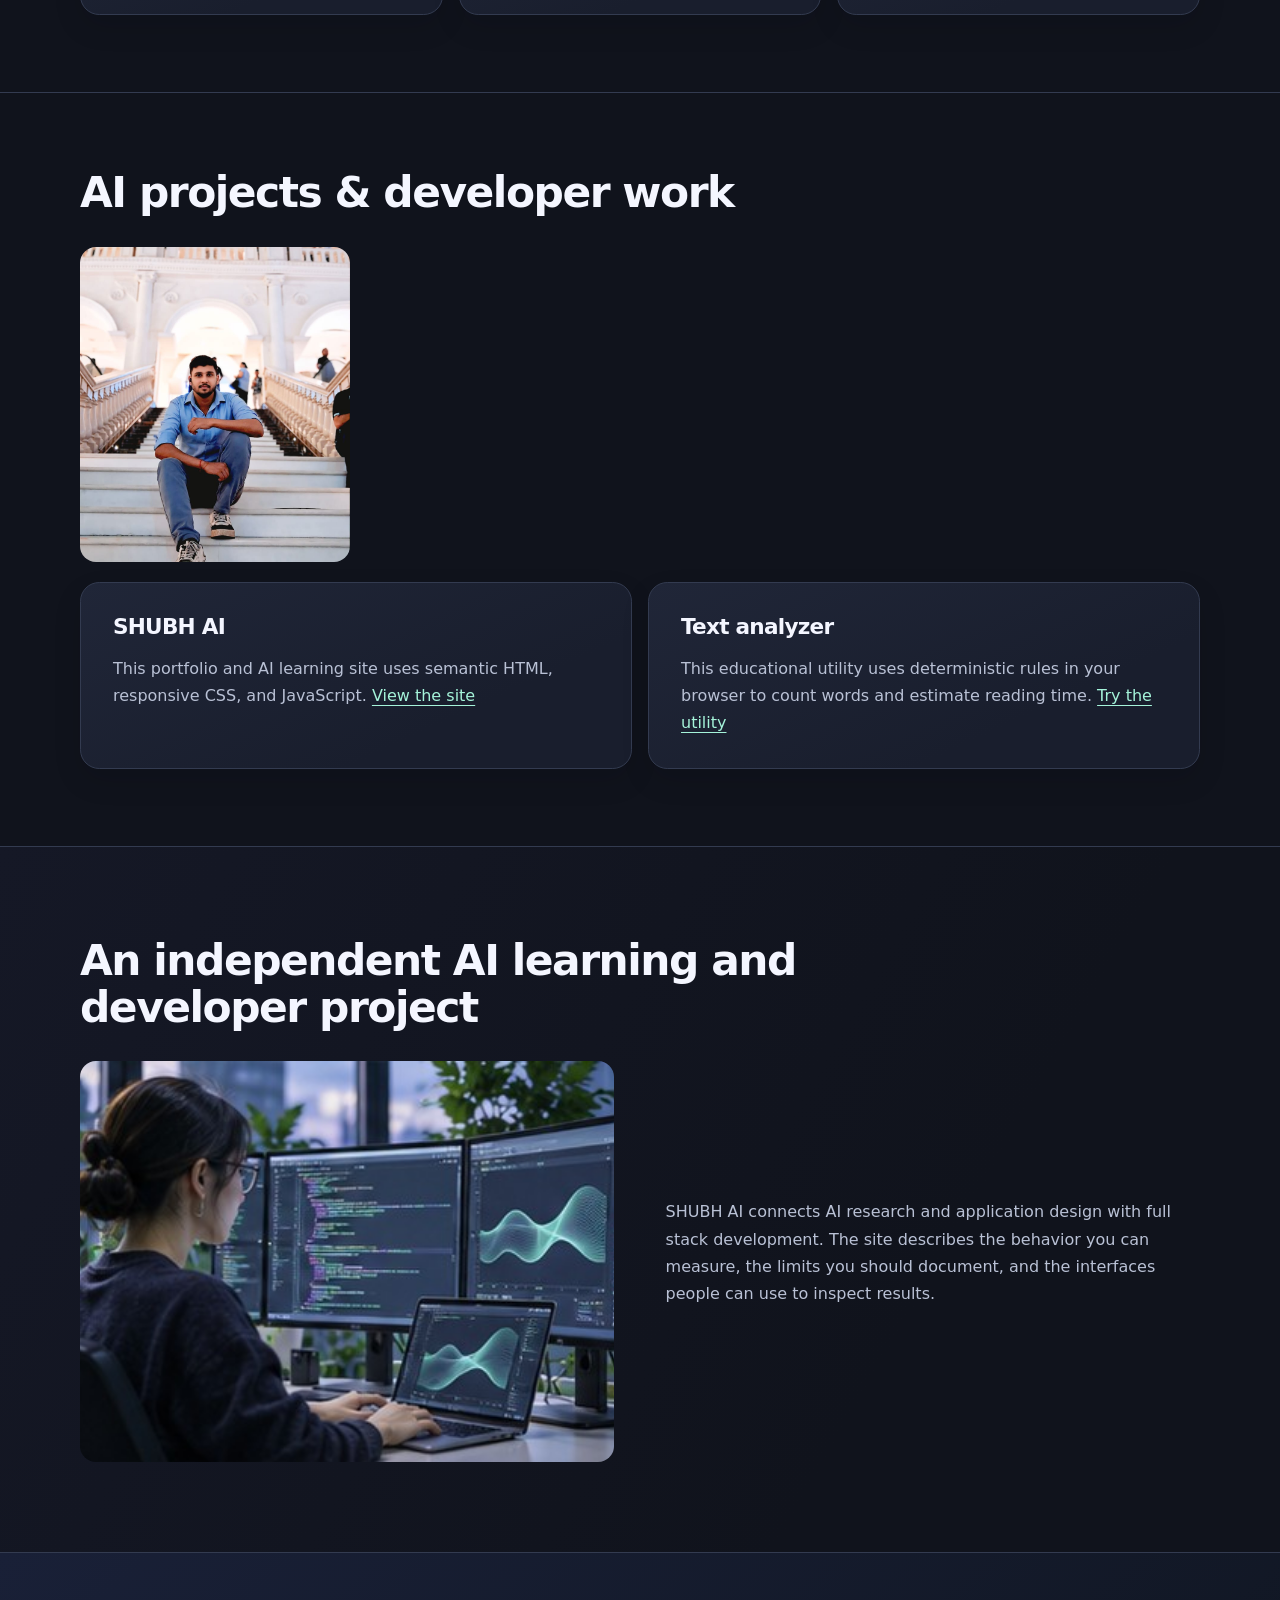
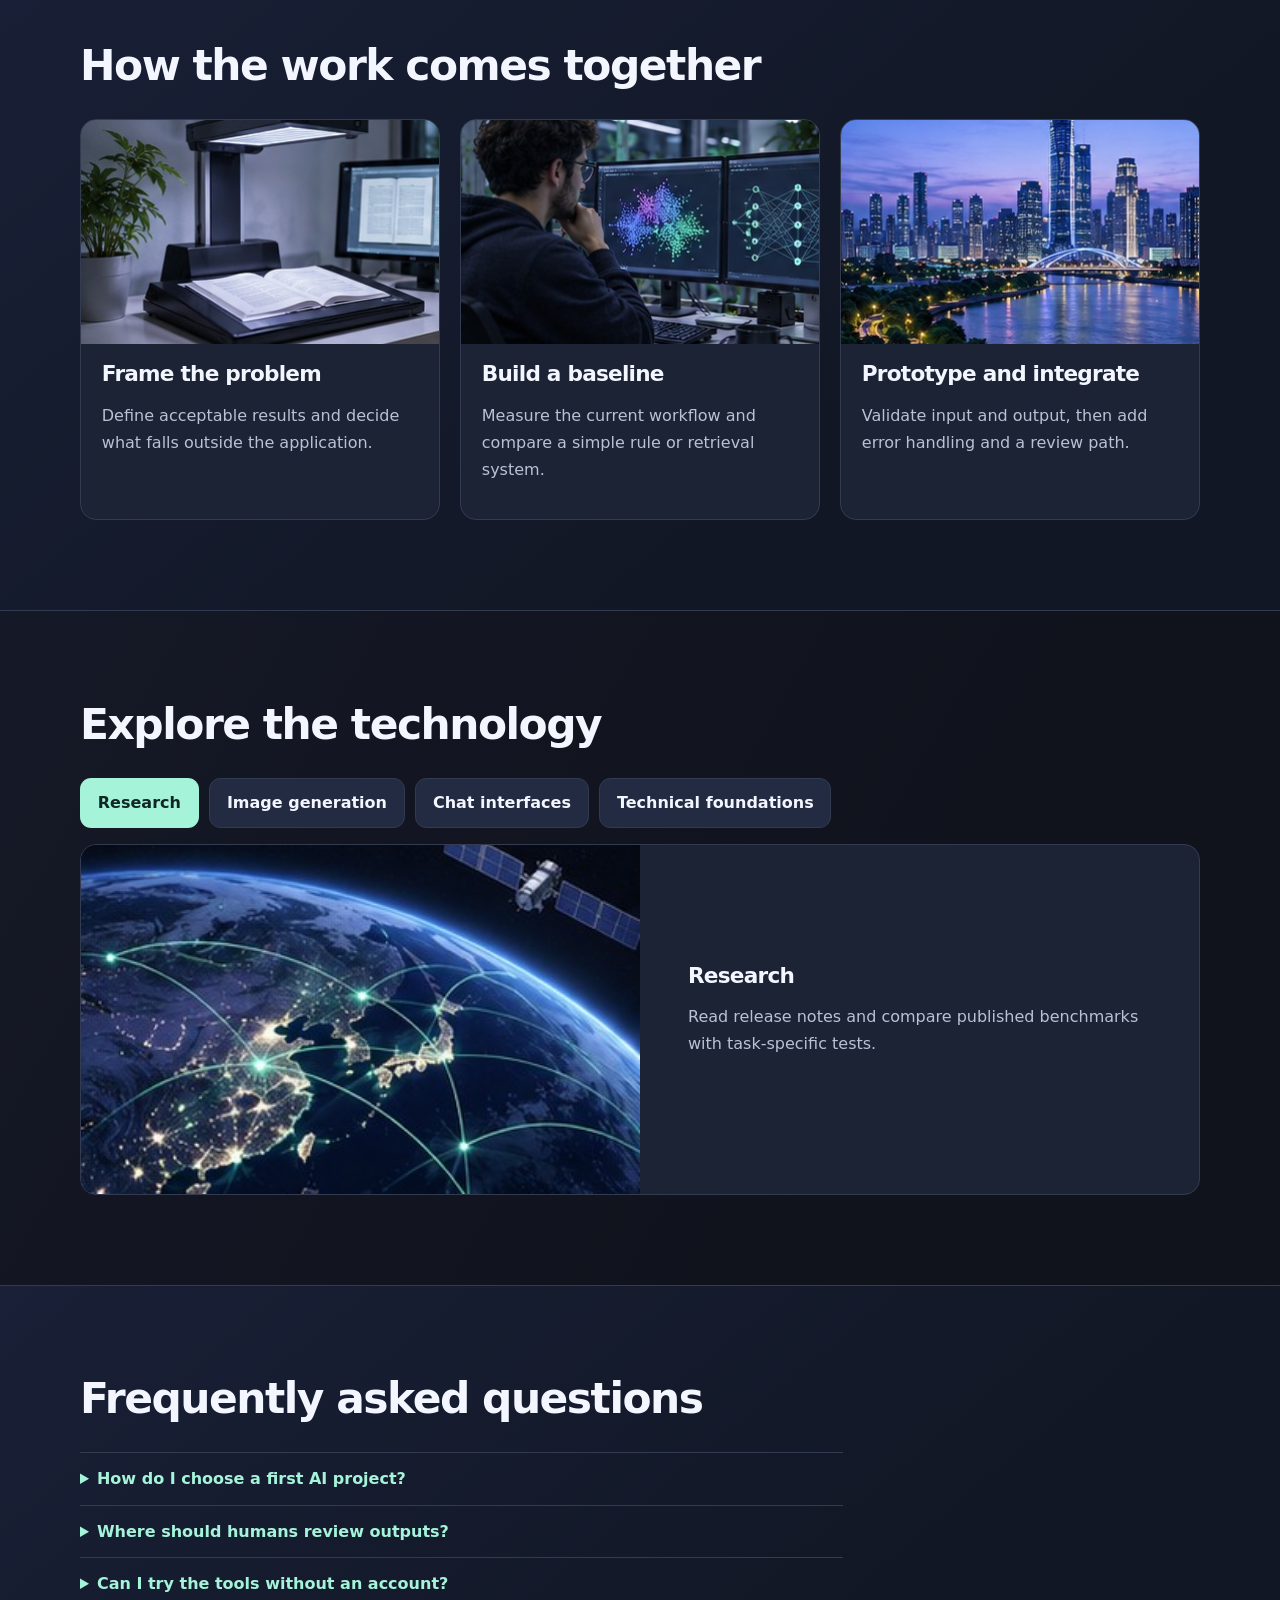
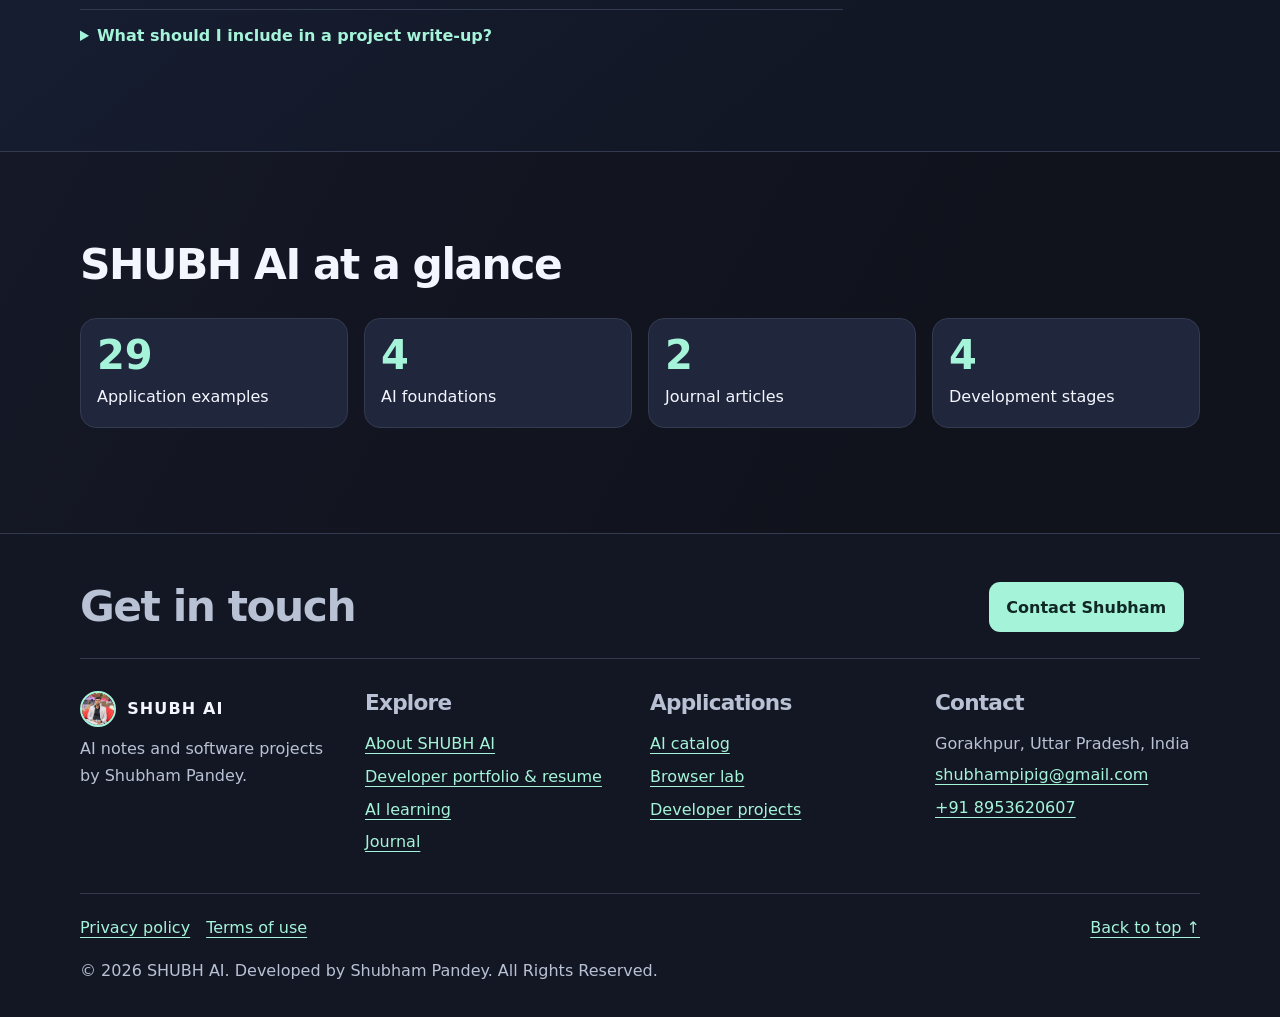
<file: about.html>
<!doctype html>
<html lang="en">
<head>
  <meta charset="utf-8">
  <meta name="viewport" content="width=device-width, initial-scale=1">
  <title>About SHUBH AI | SHUBH AI</title>
  <meta name="description" content="An independent AI learning site and portfolio by Shubham Pandey.">
  <meta name="theme-color" content="#10131c">
  <link rel="icon" href="assets/mark.svg" type="image/svg+xml">
  <link rel="stylesheet" href="assets/site.css">
  <script defer src="assets/site.js"></script>

  <script defer src="assets/experience.js"></script>
</head>
<body id="top">
  <a class="skip" href="#main">Skip to content</a>
  <header><div class="wrap bar">
    <a class="brand" href="index.html"><img class="portrait-logo" src="assets/brand-photo.png" width="36" height="36" alt=""> SHUBH AI</a>
    <button class="menu secondary" type="button" aria-controls="navigation" aria-expanded="false">Menu</button>
    <nav id="navigation" aria-label="Main navigation"><a href="index.html">Home</a><a href="about.html" aria-current="page">About</a><a href="ai-solutions.html">AI Learning</a><a href="blog.html">Journal</a><a href="contact.html">Contact</a><a href="portfolio.html">Portfolio</a></nav>
  </div></header>
  <main id="main" tabindex="-1">
    <section class="hero "><div class="wrap">
      <div><h1>About SHUBH AI</h1><p class="lead">An independent AI learning site and portfolio by Shubham Pandey.</p></div>
    </div></section>
    <section class="section"><div class="wrap prose"><h2>About the site</h2><p>SHUBH AI explores how AI systems learn, where they can help, and how developers can evaluate their output. The guides pair technical concepts with examples you can reason through.</p></div></section><section class="section"><div class="wrap "><h2 id="developer">Shubham Pandey</h2><img class="profile-photo" src="assets/developer-photo.png" alt="Shubham Pandey" loading="lazy">
<p class="lead">Full Stack Developer · Gorakhpur, Uttar Pradesh, India</p>
<p>My technical interests span interfaces, server APIs, and databases. SHUBH AI brings those interests together through practical explanations and a working static site.</p>
<p><a class="button secondary" href="portfolio.html">Full portfolio and resume</a></p><h3>Technical skills</h3><div class="grid"><article class="card"><h3>Frontend</h3><p>HTML5, CSS3, JavaScript, React.js, Tailwind CSS, Material UI, Bootstrap</p></article><article class="card"><h3>Backend</h3><p>Node.js, Express.js</p></article><article class="card"><h3>Databases</h3><p>PostgreSQL, MySQL, MongoDB</p></article></div></div></section><section class="section"><div class="wrap "><h2 id="projects">AI projects &amp; developer work</h2><img class="profile-photo portfolio-photo" src="assets/portfolio-photo.png" alt="Shubham Pandey seated on a staircase" loading="lazy"><div class="grid"><article class="card"><h3>SHUBH AI</h3><p>This portfolio and AI learning site uses semantic HTML, responsive CSS, and JavaScript. <a href="index.html">View the site</a></p></article><article class="card"><h3>Text analyzer</h3><p>This educational utility uses deterministic rules in your browser to count words and estimate reading time. <a href="ai-solutions.html#tools">Try the utility</a></p></article></div></div></section>
  <section class="showcase "><div class="wrap"><h2>An independent AI learning and developer project</h2><div class="feature-split"><img class="editorial" src="assets/editorial-15.jpg" width="640" height="480" alt="" loading="lazy"><div><p>SHUBH AI connects AI research and application design with full stack development. The site describes the behavior you can measure, the limits you should document, and the interfaces people can use to inspect results.</p></div></div></div></section><section class="showcase "><div class="wrap"><h2>How the work comes together</h2><div class="feature-grid"><article class="feature-card" ><img class="editorial" src="assets/editorial-4.jpg" width="640" height="480" alt="" loading="lazy"><div><h3>Frame the problem</h3><p>Define acceptable results and decide what falls outside the application.</p></div></article><article class="feature-card" ><img class="editorial" src="assets/editorial-5.jpg" width="640" height="480" alt="" loading="lazy"><div><h3>Build a baseline</h3><p>Measure the current workflow and compare a simple rule or retrieval system.</p></div></article><article class="feature-card" ><img class="editorial" src="assets/editorial-6.jpg" width="640" height="480" alt="" loading="lazy"><div><h3>Prototype and integrate</h3><p>Validate input and output, then add error handling and a review path.</p></div></article></div></div></section><section class="showcase "><div class="wrap"><h2>Explore the technology</h2><div data-tabs><div class="tab-buttons" role="tablist" aria-label="Explore the technology" hidden><button type="button" id="about-tab-0" aria-controls="about-panel-0" role="tab" aria-selected="false">Research</button><button type="button" id="about-tab-1" aria-controls="about-panel-1" role="tab" aria-selected="false">Image generation</button><button type="button" id="about-tab-2" aria-controls="about-panel-2" role="tab" aria-selected="false">Chat interfaces</button><button type="button" id="about-tab-3" aria-controls="about-panel-3" role="tab" aria-selected="false">Technical foundations</button></div><div class="tab-panels"><div id="about-panel-0" aria-labelledby="about-tab-0" role="tabpanel"><article class="feature-card" ><img class="editorial" src="assets/editorial-9.jpg" width="640" height="480" alt="" loading="lazy"><div><h3>Research</h3><p>Read release notes and compare published benchmarks with task-specific tests.</p></div></article></div><div id="about-panel-1" aria-labelledby="about-tab-1" role="tabpanel"><article class="feature-card" ><img class="editorial" src="assets/editorial-10.jpg" width="640" height="480" alt="" loading="lazy"><div><h3>Image generation</h3><p>Explore prompt composition and check whether generated images meet a brief.</p></div></article></div><div id="about-panel-2" aria-labelledby="about-tab-2" role="tabpanel"><article class="feature-card" ><img class="editorial" src="assets/editorial-11.jpg" width="640" height="480" alt="" loading="lazy"><div><h3>Chat interfaces</h3><p>Use source-grounded responses and make uncertainty visible.</p></div></article></div><div id="about-panel-3" aria-labelledby="about-tab-3" role="tabpanel"><article class="feature-card" ><img class="editorial" src="assets/editorial-12.jpg" width="640" height="480" alt="" loading="lazy"><div><h3>Technical foundations</h3><p>Build accessible frontends, APIs with predictable errors, and queryable data models.</p></div></article></div></div></div></div></section><section class="showcase "><div class="wrap"><h2>Frequently asked questions</h2><div class="faq"><details><summary>How do I choose a first AI project?</summary><p>Pick a narrow task with examples you can verify. Measure a simple baseline before training or integrating a model.</p></details><details><summary>Where should humans review outputs?</summary><p>Add review wherever an incorrect decision could affect people, publish information, or change important records.</p></details><details><summary>Can I try the tools without an account?</summary><p>The text analyzer and the learning chat run locally in your browser.</p></details><details><summary>What should I include in a project write-up?</summary><p>Document the input data, baseline, evaluation split, limitations and examples of failures.</p></details></div></div></section><section class="showcase"><div class="wrap"><h2>SHUBH AI at a glance</h2><dl class="site-stats"><div><dt>Application examples</dt><dd>29</dd></div><div><dt>AI foundations</dt><dd>4</dd></div><div><dt>Journal articles</dt><dd>2</dd></div><div><dt>Development stages</dt><dd>4</dd></div></dl></div></section></main>
  <footer class="site-footer"><div class="wrap">
<div class="footer-cta"><h2>Get in touch</h2><a class="button" href="contact.html">Contact Shubham</a></div>
<div class="footer-grid"><div><a class="brand" href="index.html"><img class="portrait-logo" src="assets/brand-photo.png" width="36" height="36" alt=""> SHUBH AI</a><p>AI notes and software projects by Shubham Pandey.</p></div>
<div><h3>Explore</h3><a href="about.html">About SHUBH AI</a><a href="portfolio.html">Developer portfolio &amp; resume</a><a href="ai-solutions.html">AI learning</a><a href="blog.html">Journal</a></div>
<div><h3>Applications</h3><a href="ai-solutions.html#catalog">AI catalog</a><a href="ai-solutions.html#tools">Browser lab</a><a href="about.html#projects">Developer projects</a></div>
<div><h3>Contact</h3><p>Gorakhpur, Uttar Pradesh, India</p><a href="mailto:shubhampipig@gmail.com">shubhampipig@gmail.com</a><a href="tel:+918953620607">+91 8953620607</a></div></div>
<div class="footer-bottom"><a class="back-top" href="#top">Back to top ↑</a><a href="privacy-policy.html">Privacy policy</a><a href="term-services.html">Terms of use</a><p>© 2026 SHUBH AI. Developed by Shubham Pandey. All Rights Reserved.</p></div></div></footer><button type="button" class="chat-launch" aria-controls="learning-chat" aria-expanded="false" hidden><span aria-hidden="true">&#129302;</span> AI Chat</button>
<section class="chat-panel" id="learning-chat" aria-labelledby="chat-title" hidden>
<div class="chat-heading"><h2 id="chat-title"><span aria-hidden="true">&#129302;</span> SHUBH AI Chat</h2><button type="button" data-chat-close aria-label="Close chat">×</button></div>
<p>Looking for my resume, projects, or contact details? Ask here.</p><div class="chat-history" role="log" aria-live="polite"></div>
<form id="chat-form"><label for="chat-query">Ask about an AI topic</label><input id="chat-query" name="query" required maxlength="180" placeholder="Where can I download your resume?"><button>Send</button></form></section>
</body>
</html>
</file>
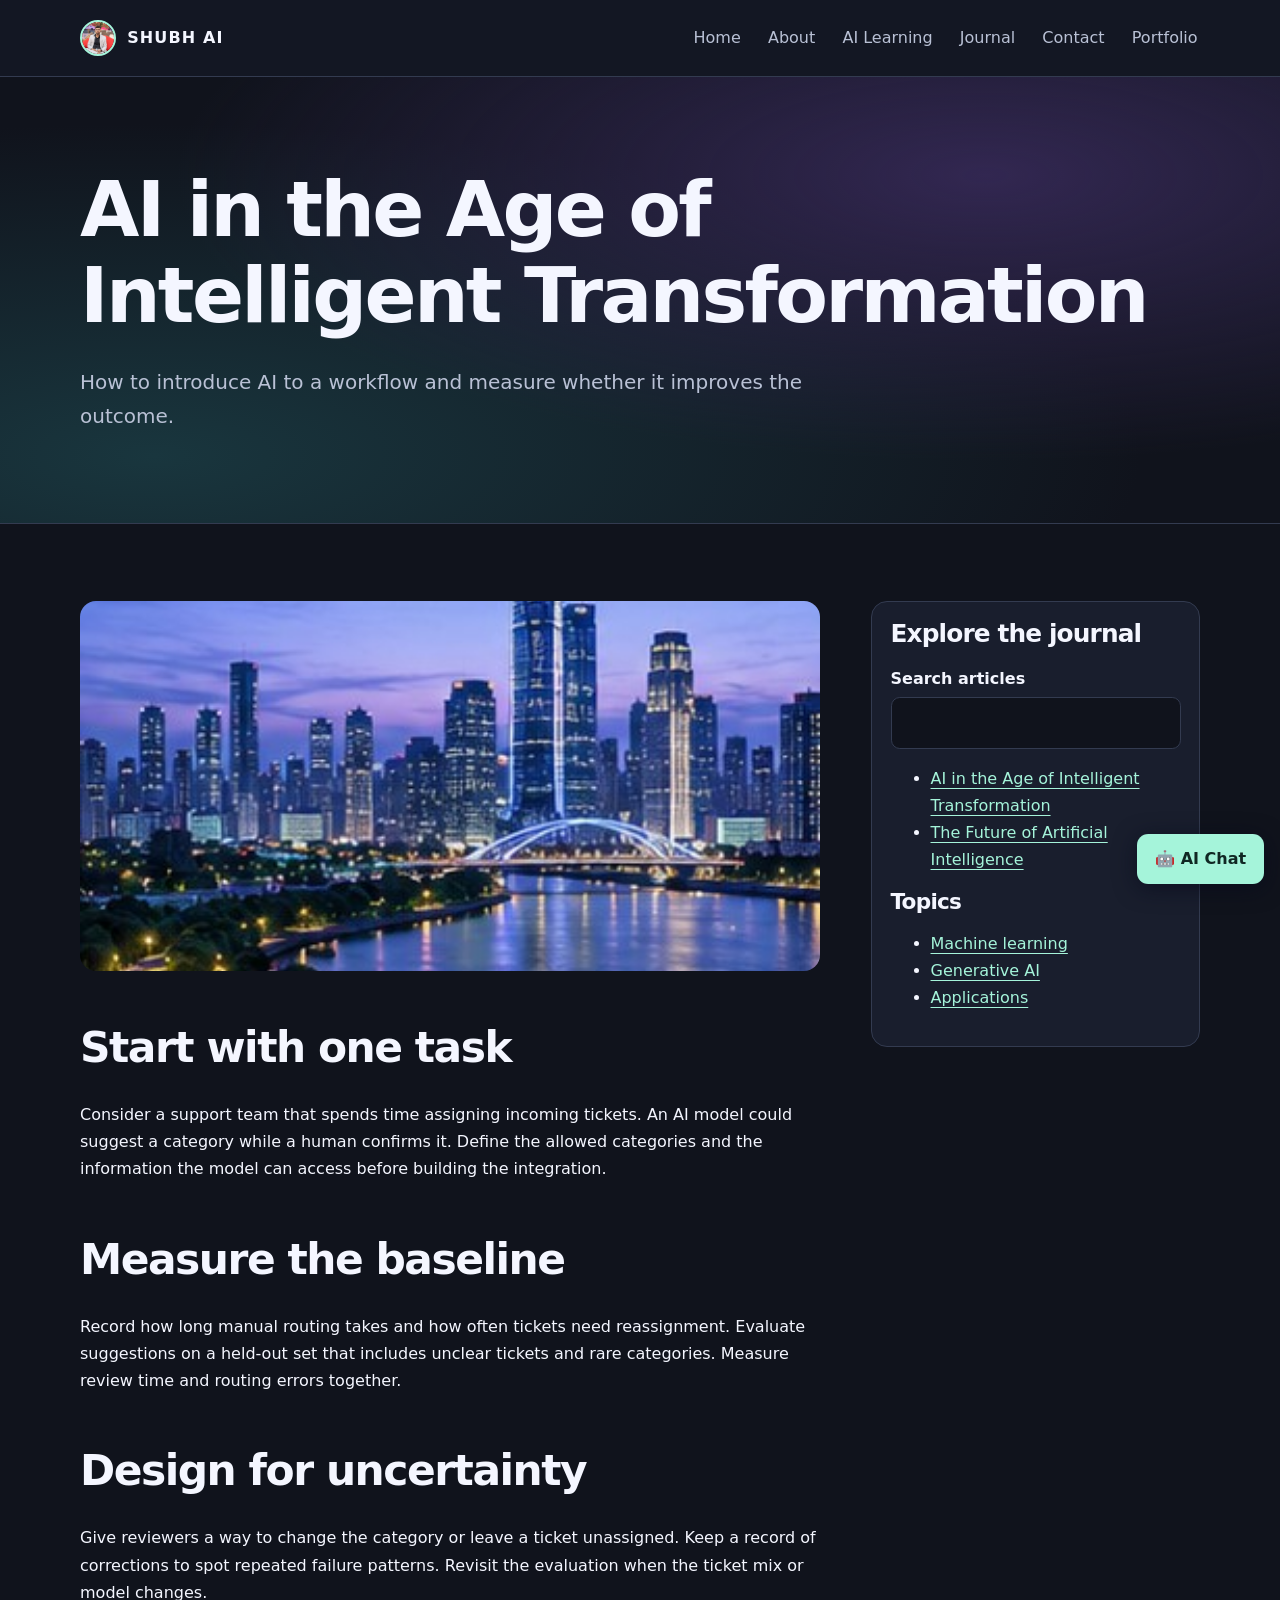
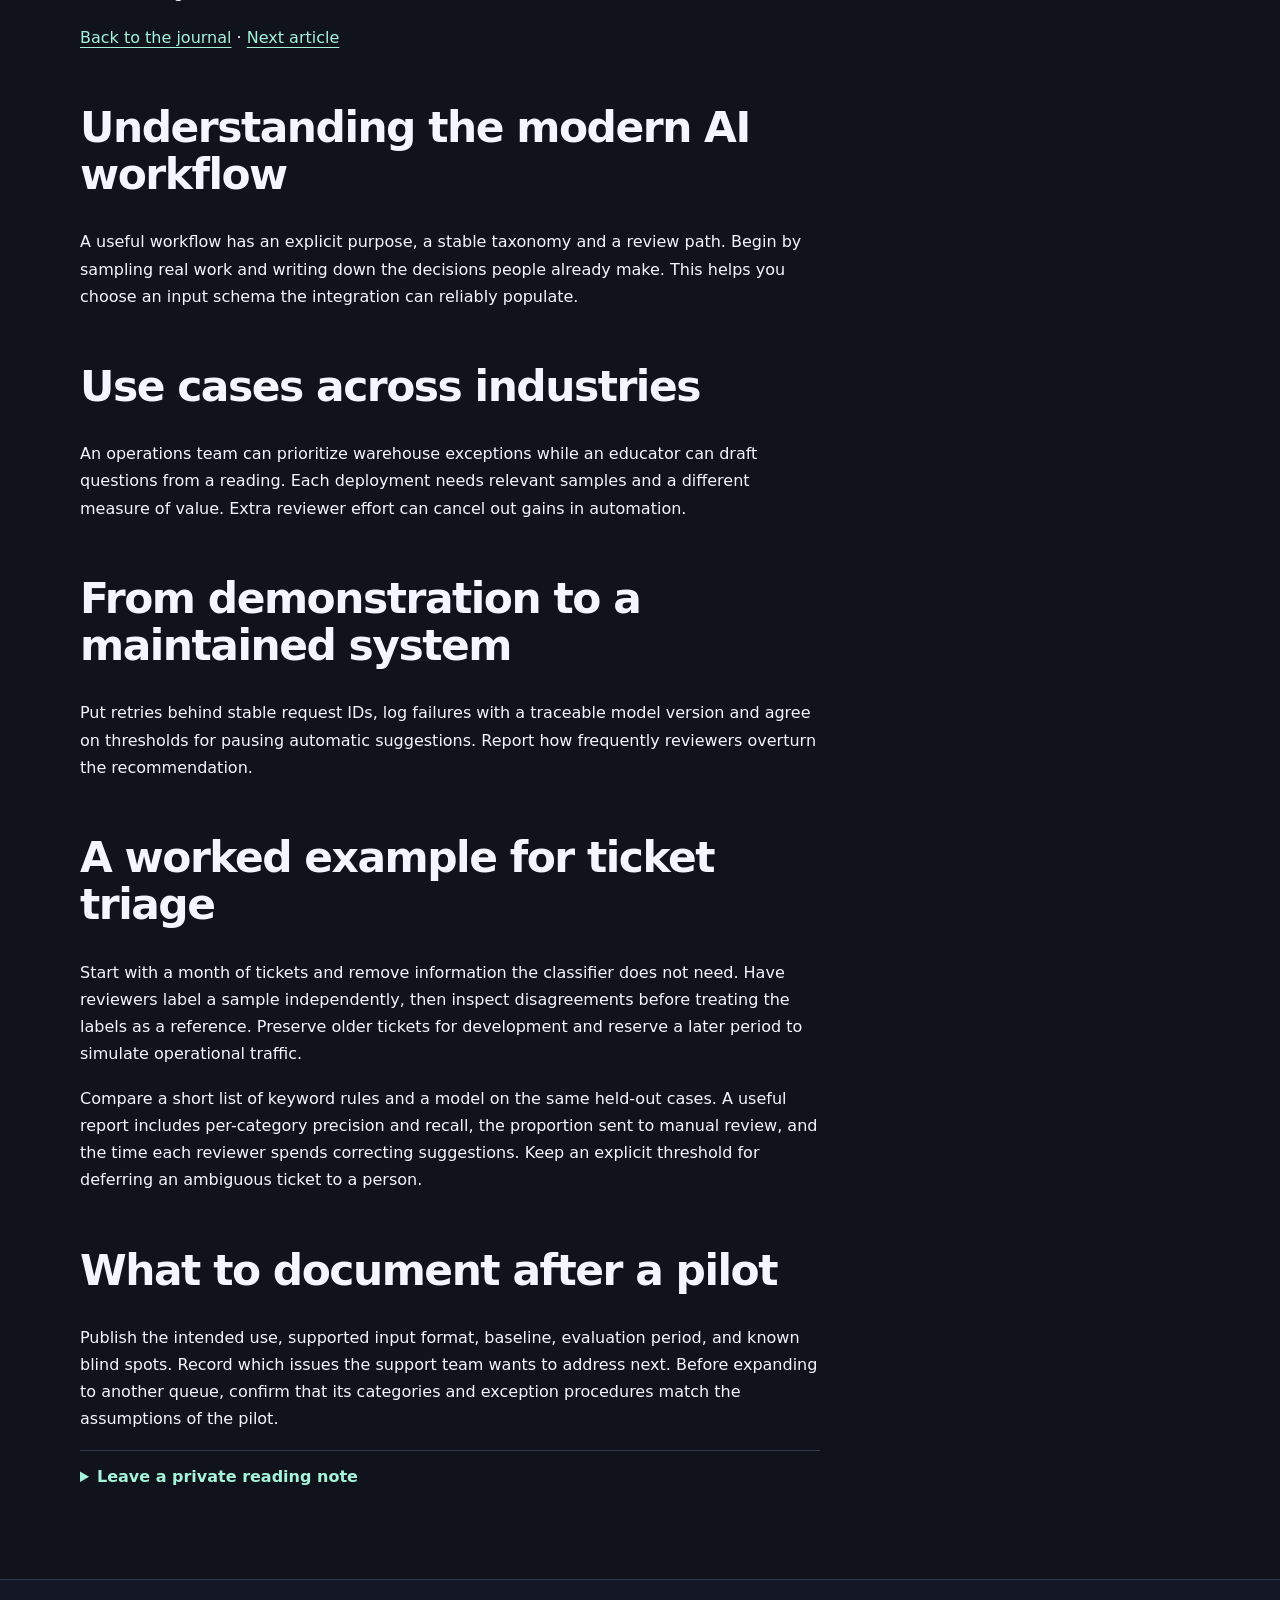
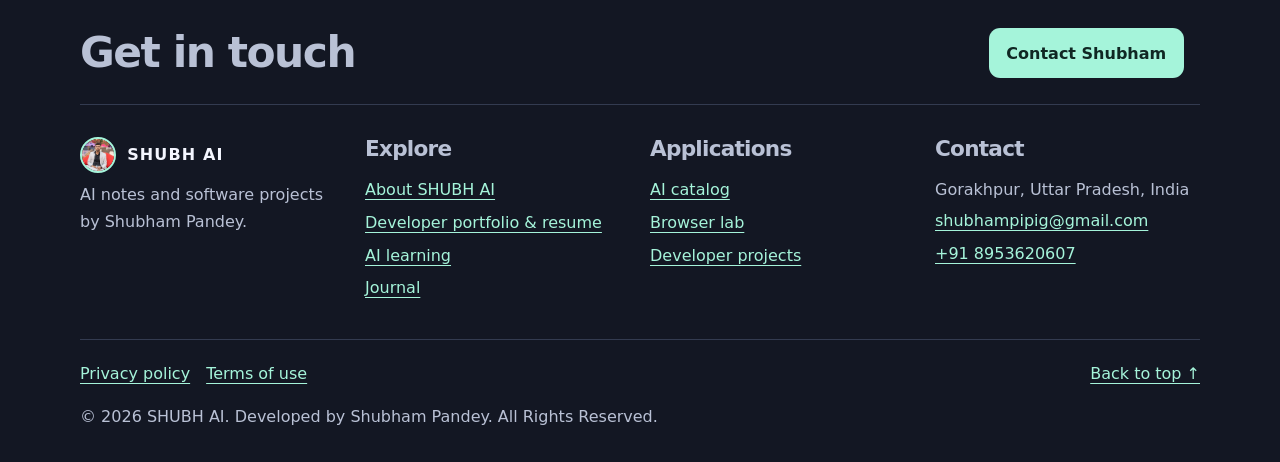
<file: ai-in-the-age-of-intelligent-transformation.html>
<!doctype html>
<html lang="en">
<head>
  <meta charset="utf-8">
  <meta name="viewport" content="width=device-width, initial-scale=1">
  <title>AI in the Age of Intelligent Transformation | SHUBH AI</title>
  <meta name="description" content="How to introduce AI to a workflow and measure whether it improves the outcome.">
  <meta name="theme-color" content="#10131c">
  <link rel="icon" href="assets/mark.svg" type="image/svg+xml">
  <link rel="stylesheet" href="assets/site.css">
  <script defer src="assets/site.js"></script>

  <script defer src="assets/experience.js"></script>
</head>
<body id="top">
  <a class="skip" href="#main">Skip to content</a>
  <header><div class="wrap bar">
    <a class="brand" href="index.html"><img class="portrait-logo" src="assets/brand-photo.png" width="36" height="36" alt=""> SHUBH AI</a>
    <button class="menu secondary" type="button" aria-controls="navigation" aria-expanded="false">Menu</button>
    <nav id="navigation" aria-label="Main navigation"><a href="index.html">Home</a><a href="about.html">About</a><a href="ai-solutions.html">AI Learning</a><a href="blog.html">Journal</a><a href="contact.html">Contact</a><a href="portfolio.html">Portfolio</a></nav>
  </div></header>
  <main id="main" tabindex="-1">
    <section class="hero "><div class="wrap">
      <div><h1>AI in the Age of Intelligent Transformation</h1><p class="lead">How to introduce AI to a workflow and measure whether it improves the outcome.</p></div>
    </div></section>
    <section class="section"><div class="wrap article-layout"><article><img class="editorial" src="assets/editorial-6.jpg" width="640" height="480" alt="" loading="lazy"><h2>Start with one task</h2><p>Consider a support team that spends time assigning incoming tickets. An AI model could suggest a category while a human confirms it. Define the allowed categories and the information the model can access before building the integration.</p>
<h2>Measure the baseline</h2><p>Record how long manual routing takes and how often tickets need reassignment. Evaluate suggestions on a held-out set that includes unclear tickets and rare categories. Measure review time and routing errors together.</p>
<h2>Design for uncertainty</h2><p>Give reviewers a way to change the category or leave a ticket unassigned. Keep a record of corrections to spot repeated failure patterns. Revisit the evaluation when the ticket mix or model changes.</p><a href="blog.html">Back to the journal</a> · <a href="the-future-of-artificial-intelligence.html">Next article</a><h2>Understanding the modern AI workflow</h2><p>A useful workflow has an explicit purpose, a stable taxonomy and a review path. Begin by sampling real work and writing down the decisions people already make. This helps you choose an input schema the integration can reliably populate.</p><h2>Use cases across industries</h2><p>An operations team can prioritize warehouse exceptions while an educator can draft questions from a reading. Each deployment needs relevant samples and a different measure of value. Extra reviewer effort can cancel out gains in automation.</p><h2>From demonstration to a maintained system</h2><p>Put retries behind stable request IDs, log failures with a traceable model version and agree on thresholds for pausing automatic suggestions. Report how frequently reviewers overturn the recommendation.</p><h2>A worked example for ticket triage</h2><p>Start with a month of tickets and remove information the classifier does not need. Have reviewers label a sample independently, then inspect disagreements before treating the labels as a reference. Preserve older tickets for development and reserve a later period to simulate operational traffic.</p><p>Compare a short list of keyword rules and a model on the same held-out cases. A useful report includes per-category precision and recall, the proportion sent to manual review, and the time each reviewer spends correcting suggestions. Keep an explicit threshold for deferring an ambiguous ticket to a person.</p><h2>What to document after a pilot</h2><p>Publish the intended use, supported input format, baseline, evaluation period, and known blind spots. Record which issues the support team wants to address next. Before expanding to another queue, confirm that its categories and exception procedures match the assumptions of the pilot.</p><details class="article-notes"><summary>Leave a private reading note</summary><form data-note><label for="reading-note">Your note</label><textarea id="reading-note" required maxlength="2500"></textarea><button>Save on this device</button><p role="status"></p></form></details></article><aside class="article-sidebar"><h2>Explore the journal</h2><label for="journal-search">Search articles</label><input type="search" id="journal-search"><ul id="journal-links"><li><a href="ai-in-the-age-of-intelligent-transformation.html">AI in the Age of Intelligent Transformation</a></li><li><a href="the-future-of-artificial-intelligence.html">The Future of Artificial Intelligence</a></li></ul><h3>Topics</h3><ul><li><a href="ai-solutions.html#machine-learning">Machine learning</a></li><li><a href="ai-solutions.html#generative-ai">Generative AI</a></li><li><a href="ai-solutions.html#catalog">Applications</a></li></ul></aside></div></section>
  </main>
  <footer class="site-footer"><div class="wrap">
<div class="footer-cta"><h2>Get in touch</h2><a class="button" href="contact.html">Contact Shubham</a></div>
<div class="footer-grid"><div><a class="brand" href="index.html"><img class="portrait-logo" src="assets/brand-photo.png" width="36" height="36" alt=""> SHUBH AI</a><p>AI notes and software projects by Shubham Pandey.</p></div>
<div><h3>Explore</h3><a href="about.html">About SHUBH AI</a><a href="portfolio.html">Developer portfolio &amp; resume</a><a href="ai-solutions.html">AI learning</a><a href="blog.html">Journal</a></div>
<div><h3>Applications</h3><a href="ai-solutions.html#catalog">AI catalog</a><a href="ai-solutions.html#tools">Browser lab</a><a href="about.html#projects">Developer projects</a></div>
<div><h3>Contact</h3><p>Gorakhpur, Uttar Pradesh, India</p><a href="mailto:shubhampipig@gmail.com">shubhampipig@gmail.com</a><a href="tel:+918953620607">+91 8953620607</a></div></div>
<div class="footer-bottom"><a class="back-top" href="#top">Back to top ↑</a><a href="privacy-policy.html">Privacy policy</a><a href="term-services.html">Terms of use</a><p>© 2026 SHUBH AI. Developed by Shubham Pandey. All Rights Reserved.</p></div></div></footer><button type="button" class="chat-launch" aria-controls="learning-chat" aria-expanded="false" hidden><span aria-hidden="true">&#129302;</span> AI Chat</button>
<section class="chat-panel" id="learning-chat" aria-labelledby="chat-title" hidden>
<div class="chat-heading"><h2 id="chat-title"><span aria-hidden="true">&#129302;</span> SHUBH AI Chat</h2><button type="button" data-chat-close aria-label="Close chat">×</button></div>
<p>Looking for my resume, projects, or contact details? Ask here.</p><div class="chat-history" role="log" aria-live="polite"></div>
<form id="chat-form"><label for="chat-query">Ask about an AI topic</label><input id="chat-query" name="query" required maxlength="180" placeholder="Where can I download your resume?"><button>Send</button></form></section>
</body>
</html>
</file>
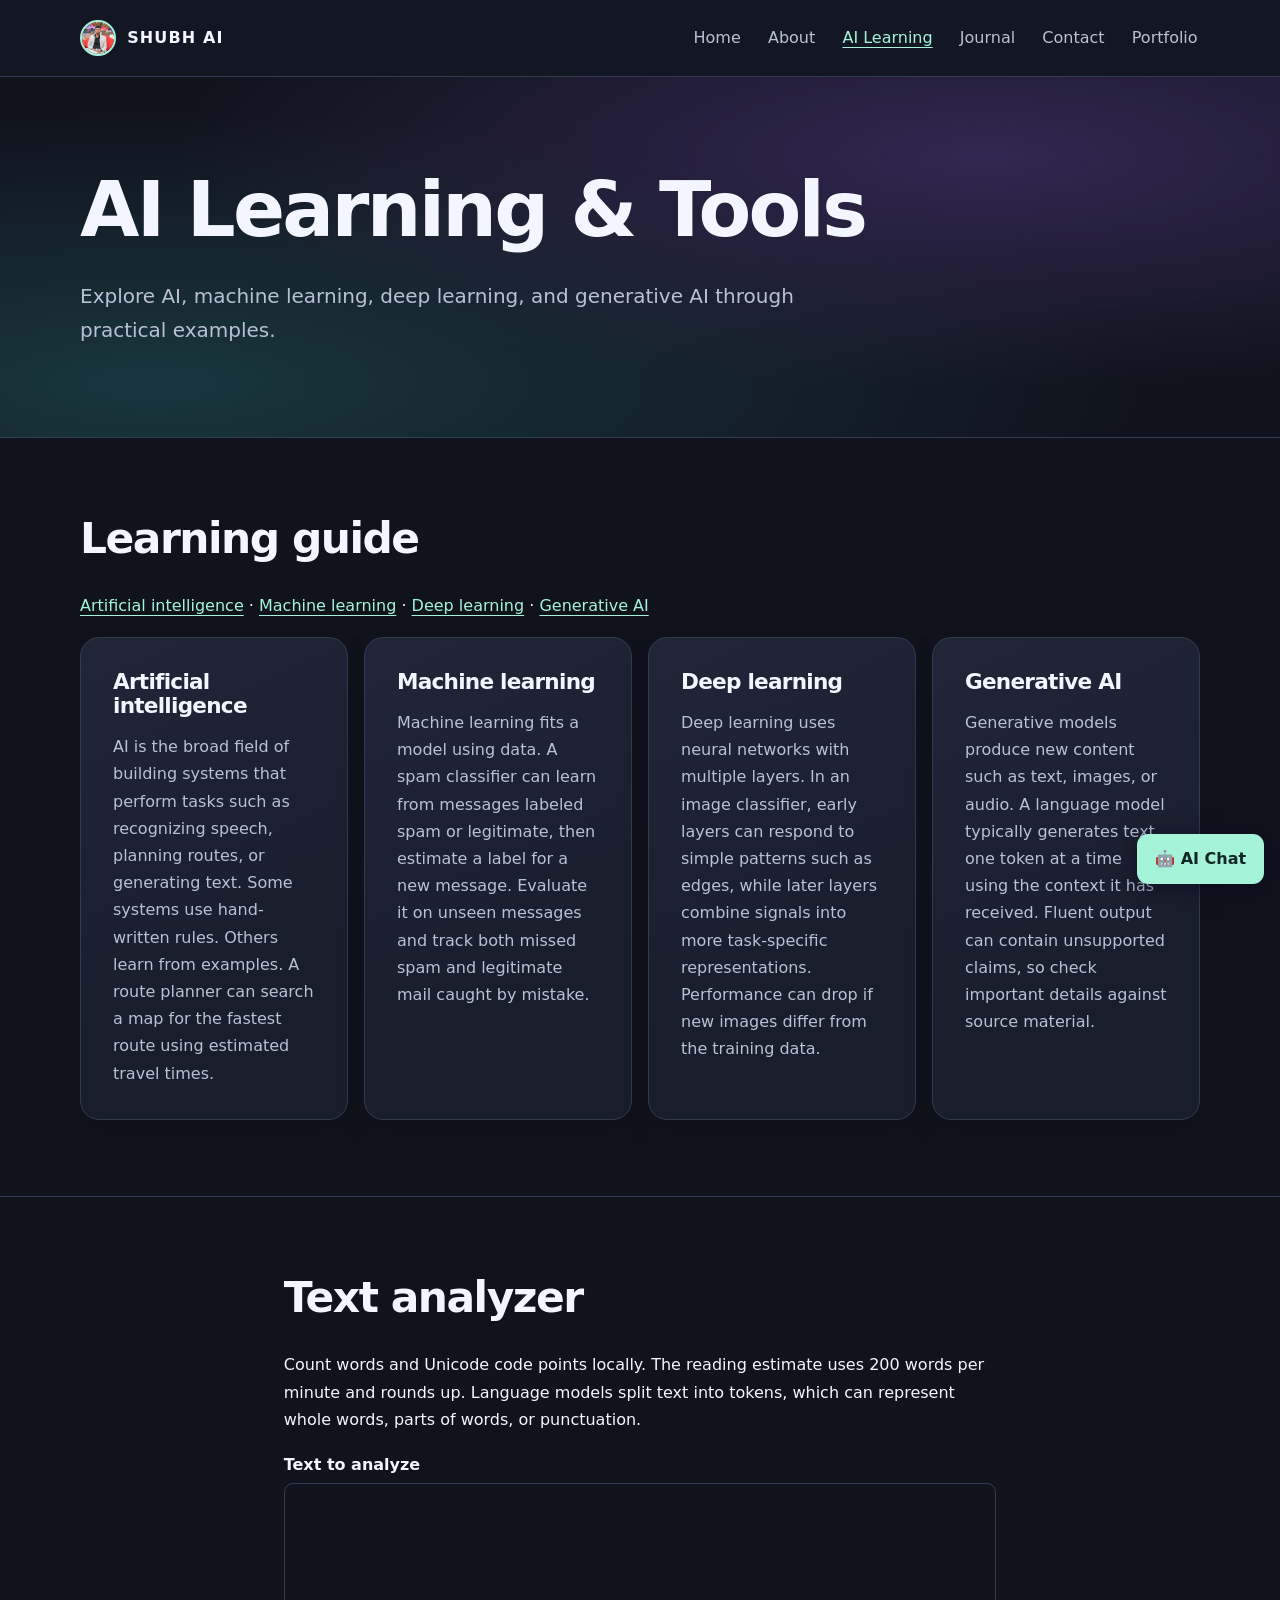
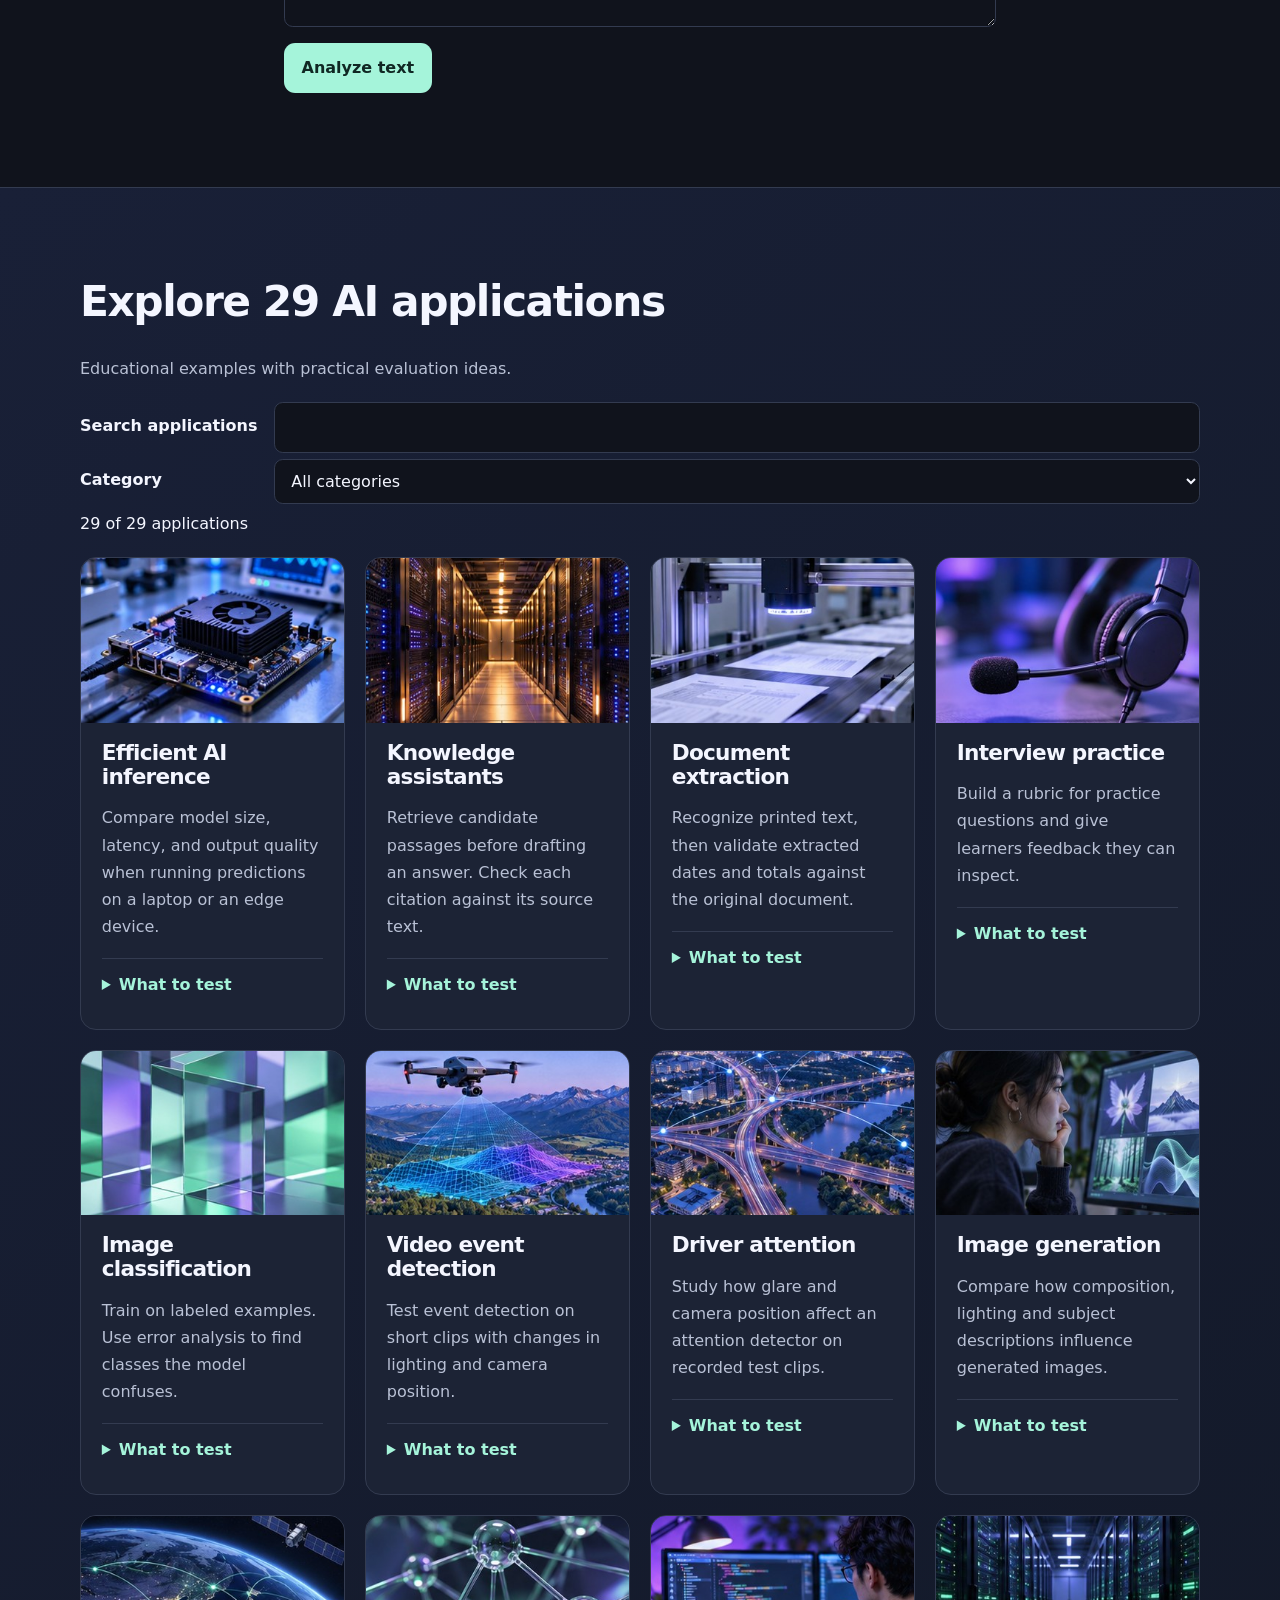
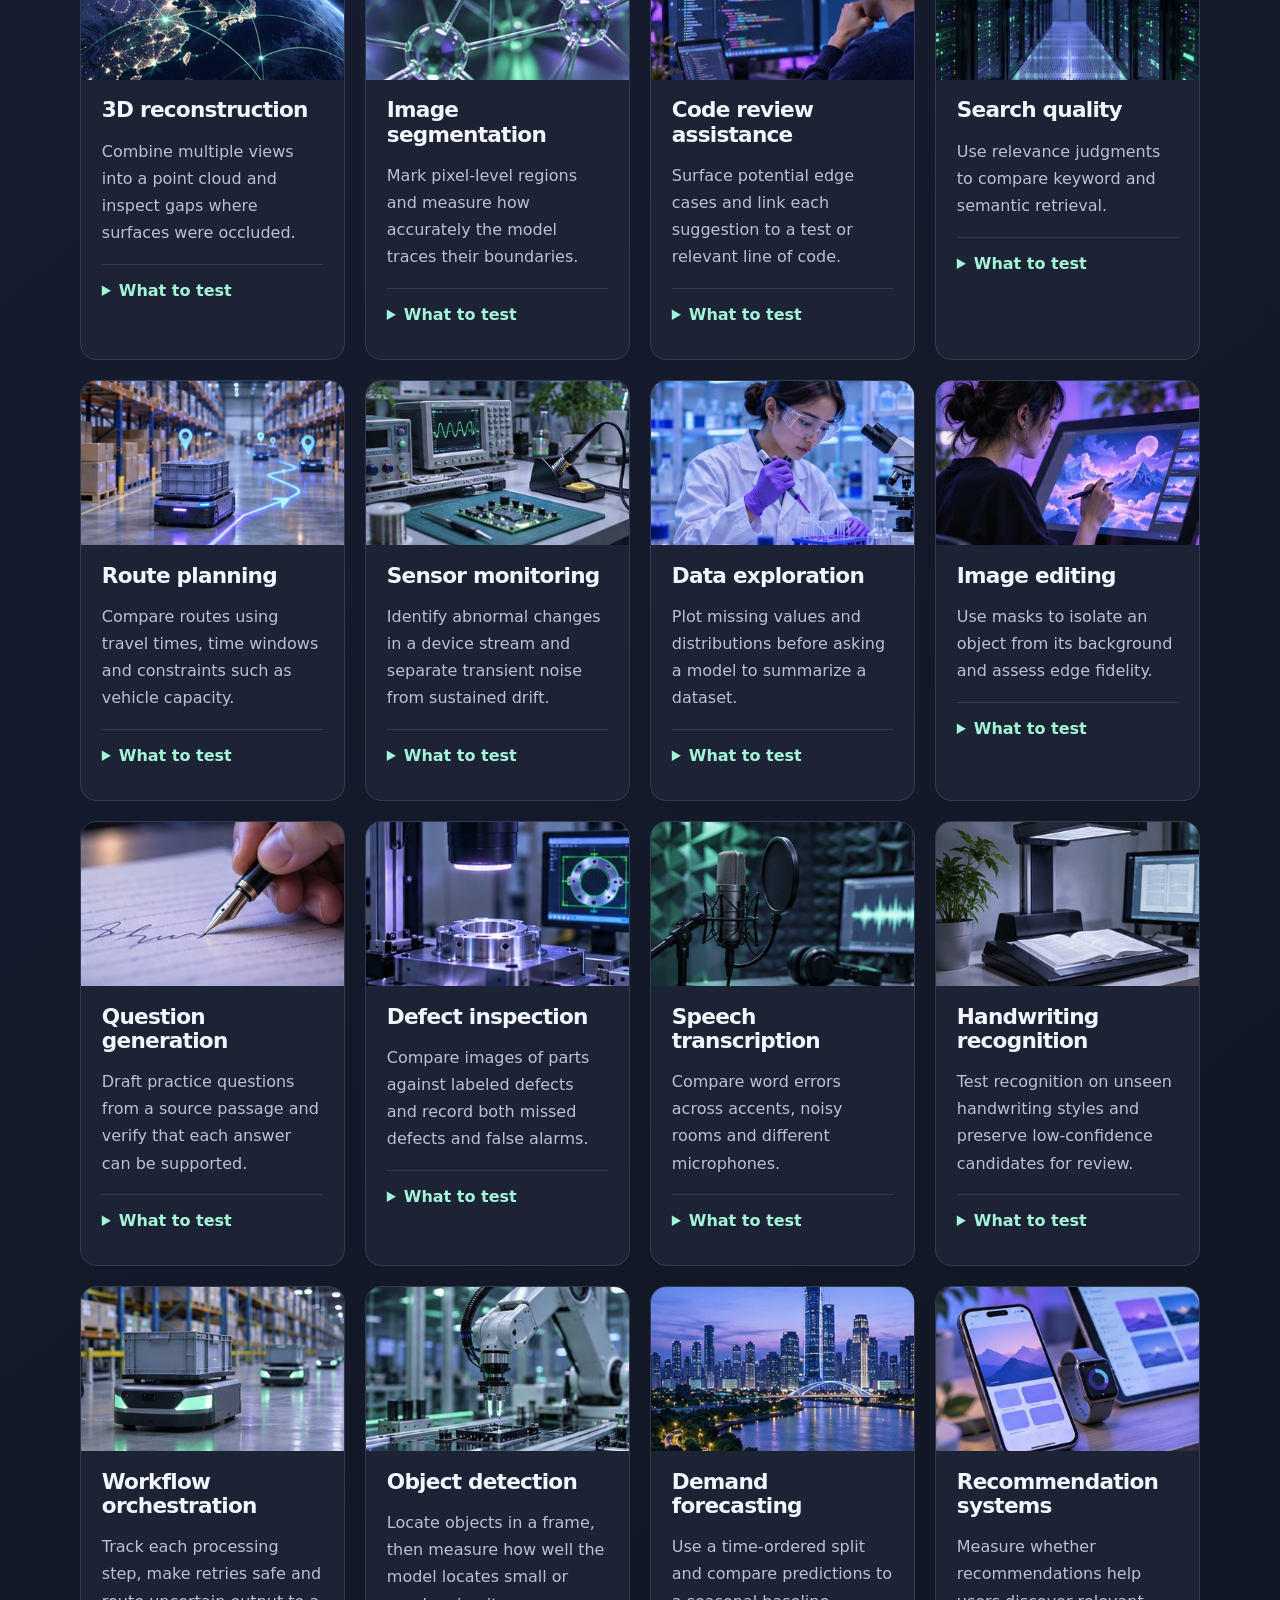
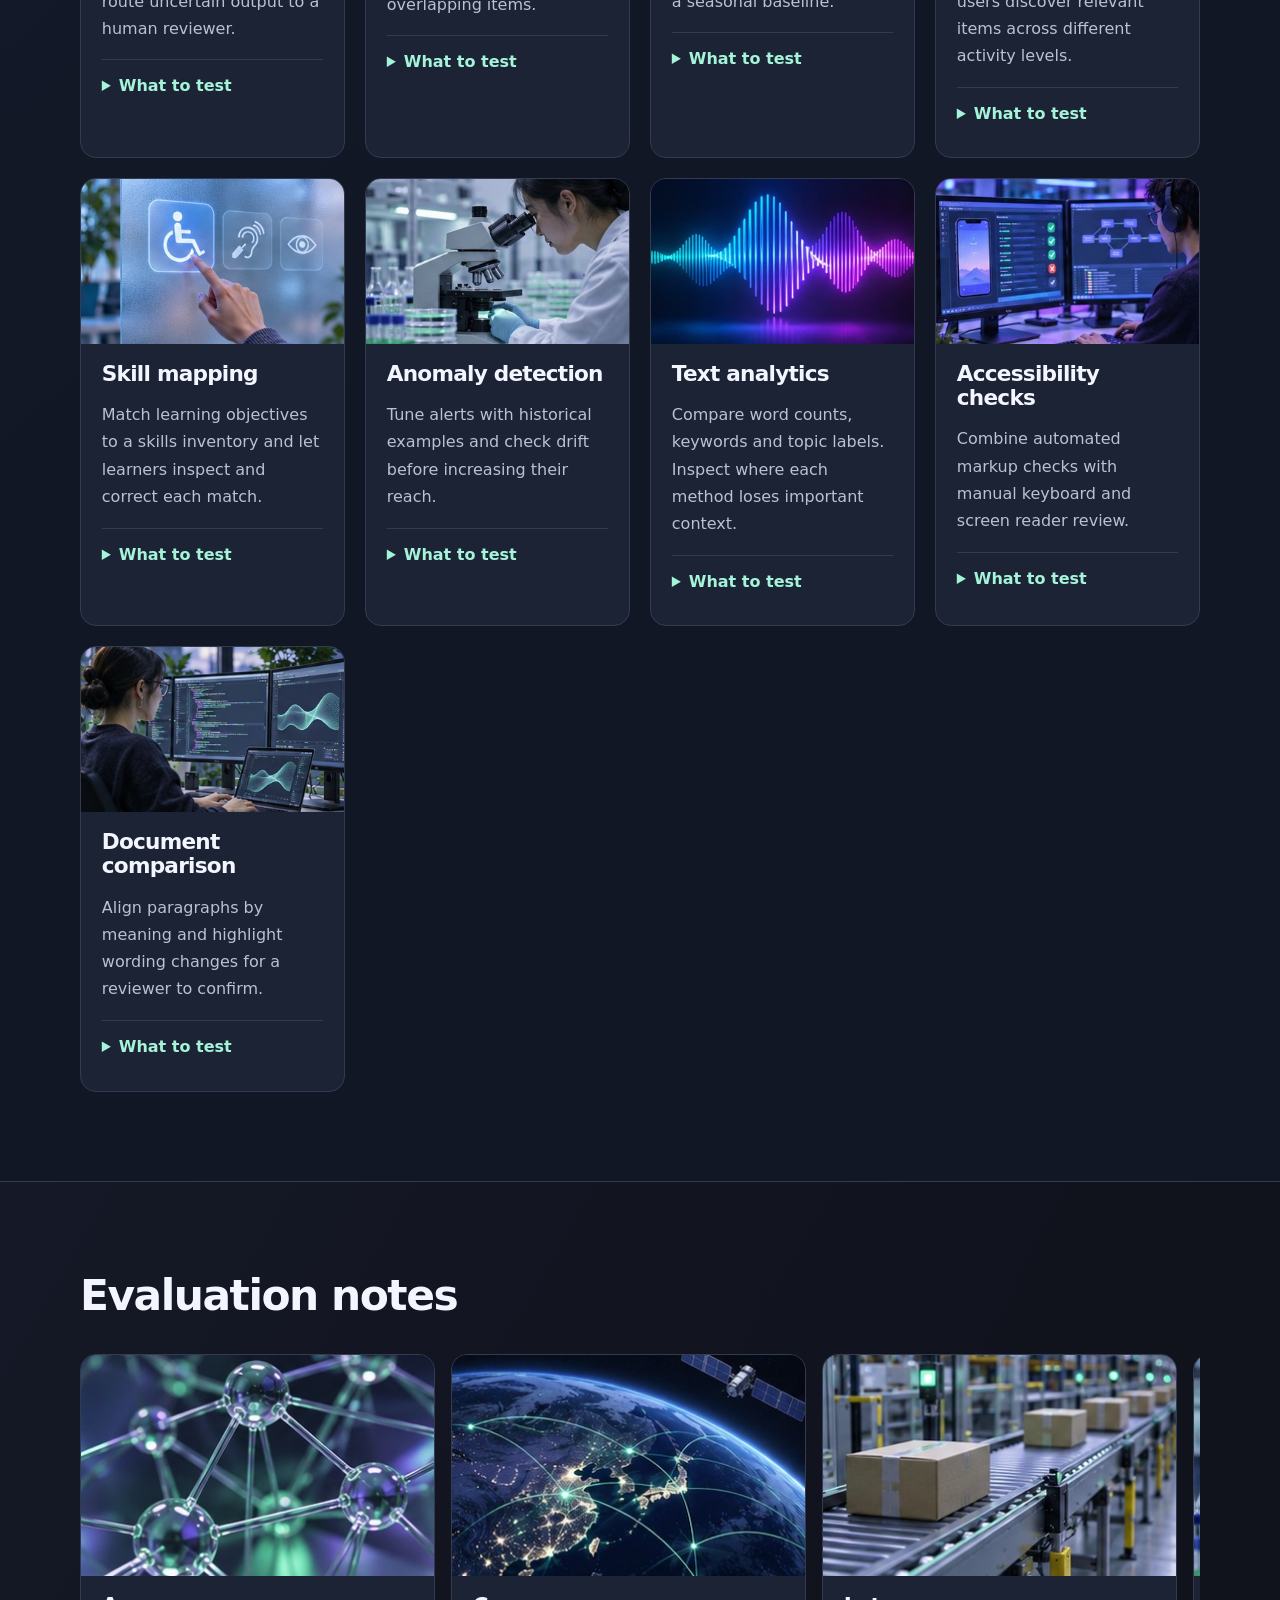
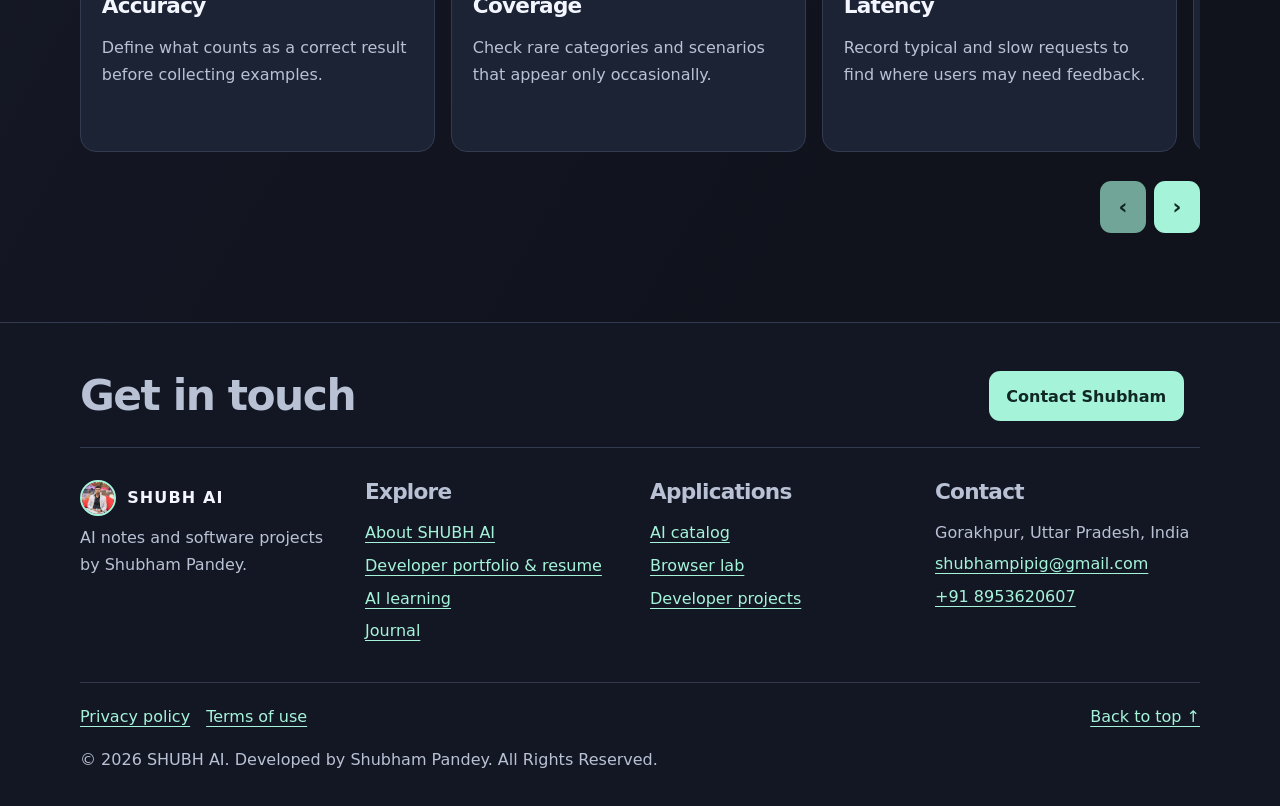
<file: ai-solutions.html>
<!doctype html>
<html lang="en">
<head>
  <meta charset="utf-8">
  <meta name="viewport" content="width=device-width, initial-scale=1">
  <title>AI Learning &amp; Tools | SHUBH AI</title>
  <meta name="description" content="Explore AI, machine learning, deep learning, and generative AI through practical examples.">
  <meta name="theme-color" content="#10131c">
  <link rel="icon" href="assets/mark.svg" type="image/svg+xml">
  <link rel="stylesheet" href="assets/site.css">
  <script defer src="assets/site.js"></script>

  <script defer src="assets/experience.js"></script>
</head>
<body id="top">
  <a class="skip" href="#main">Skip to content</a>
  <header><div class="wrap bar">
    <a class="brand" href="index.html"><img class="portrait-logo" src="assets/brand-photo.png" width="36" height="36" alt=""> SHUBH AI</a>
    <button class="menu secondary" type="button" aria-controls="navigation" aria-expanded="false">Menu</button>
    <nav id="navigation" aria-label="Main navigation"><a href="index.html">Home</a><a href="about.html">About</a><a href="ai-solutions.html" aria-current="page">AI Learning</a><a href="blog.html">Journal</a><a href="contact.html">Contact</a><a href="portfolio.html">Portfolio</a></nav>
  </div></header>
  <main id="main" tabindex="-1">
    <section class="hero "><div class="wrap">
      <div><h1>AI Learning &amp; Tools</h1><p class="lead">Explore AI, machine learning, deep learning, and generative AI through practical examples.</p></div>
    </div></section>
    <section class="section"><div class="wrap "><h2>Learning guide</h2><p><a href="#artificial-intelligence">Artificial intelligence</a> · <a href="#machine-learning">Machine learning</a> · <a href="#deep-learning">Deep learning</a> · <a href="#generative-ai">Generative AI</a></p><div class="grid"><article class="card" id="artificial-intelligence"><h3>Artificial intelligence</h3><p>AI is the broad field of building systems that perform tasks such as recognizing speech, planning routes, or generating text. Some systems use hand-written rules. Others learn from examples. A route planner can search a map for the fastest route using estimated travel times.</p></article><article class="card" id="machine-learning"><h3>Machine learning</h3><p>Machine learning fits a model using data. A spam classifier can learn from messages labeled spam or legitimate, then estimate a label for a new message. Evaluate it on unseen messages and track both missed spam and legitimate mail caught by mistake.</p></article><article class="card" id="deep-learning"><h3>Deep learning</h3><p>Deep learning uses neural networks with multiple layers. In an image classifier, early layers can respond to simple patterns such as edges, while later layers combine signals into more task-specific representations. Performance can drop if new images differ from the training data.</p></article><article class="card" id="generative-ai"><h3>Generative AI</h3><p>Generative models produce new content such as text, images, or audio. A language model typically generates text one token at a time using the context it has received. Fluent output can contain unsupported claims, so check important details against source material.</p></article></div></div></section><section class="section"><div class="wrap prose"><h2 id="tools">Text analyzer</h2>
<p>Count words and Unicode code points locally. The reading estimate uses 200 words per minute and rounds up. Language models split text into tokens, which can represent whole words, parts of words, or punctuation.</p>
<form id="text-tool">
  <label for="sample">Text to analyze</label>
  <textarea id="sample" name="sample" maxlength="20000" required></textarea>
  <button type="submit">Analyze text</button>
  <p id="text-result" role="status"></p>
  <noscript>Enable JavaScript to use the analyzer.</noscript>
</form></div></section>
  <section class="showcase " id="catalog"><div class="wrap"><h2>Explore 29 AI applications</h2><p>Educational examples with practical evaluation ideas.</p><div class="catalog-controls" hidden><label for="catalog-search">Search applications</label><input id="catalog-search" type="search"><label for="catalog-category">Category</label><select id="catalog-category"><option value="">All categories</option><option>Automation</option><option>Creative</option><option>Language</option><option>Research</option><option>Vision</option></select><p role="status" id="catalog-count"></p></div><div class="feature-grid"><article class="feature-card" id="application-1" data-category="Research"><img class="editorial" src="assets/editorial-16.jpg" width="640" height="480" alt="" loading="lazy"><div><h3>Efficient AI inference</h3><p>Compare model size, latency, and output quality when running predictions on a laptop or an edge device.</p><details><summary>What to test</summary><p>Run the same inputs on a laptop and a small device. Record response time and compare output quality.</p></details></div></article><article class="feature-card" id="application-2" data-category="Language"><img class="editorial" src="assets/editorial-17.jpg" width="640" height="480" alt="" loading="lazy"><div><h3>Knowledge assistants</h3><p>Retrieve candidate passages before drafting an answer. Check each citation against its source text.</p><details><summary>What to test</summary><p>Ask a question whose answer is absent from the source. Check whether the assistant admits that it cannot answer.</p></details></div></article><article class="feature-card" id="application-3" data-category="Language"><img class="editorial" src="assets/editorial-20.jpg" width="640" height="480" alt="" loading="lazy"><div><h3>Document extraction</h3><p>Recognize printed text, then validate extracted dates and totals against the original document.</p><details><summary>What to test</summary><p>Try a skewed scan and a page with a faint total. Compare both extracted values with the source.</p></details></div></article><article class="feature-card" id="application-4" data-category="Language"><img class="editorial" src="assets/editorial-19.jpg" width="640" height="480" alt="" loading="lazy"><div><h3>Interview practice</h3><p>Build a rubric for practice questions and give learners feedback they can inspect.</p><details><summary>What to test</summary><p>Give the same answer two different phrasings. Check whether the feedback remains consistent.</p></details></div></article><article class="feature-card" id="application-5" data-category="Vision"><img class="editorial" src="assets/editorial-12.jpg" width="640" height="480" alt="" loading="lazy"><div><h3>Image classification</h3><p>Train on labeled examples. Use error analysis to find classes the model confuses.</p><details><summary>What to test</summary><p>Make a confusion matrix and inspect pairs of labels that the model often mixes up.</p></details></div></article><article class="feature-card" id="application-6" data-category="Vision"><img class="editorial" src="assets/editorial-21.jpg" width="640" height="480" alt="" loading="lazy"><div><h3>Video event detection</h3><p>Test event detection on short clips with changes in lighting and camera position.</p><details><summary>What to test</summary><p>Try clips of the same event from different angles, including an example where it never occurs.</p></details></div></article><article class="feature-card" id="application-7" data-category="Vision"><img class="editorial" src="assets/editorial-29.jpg" width="640" height="480" alt="" loading="lazy"><div><h3>Driver attention</h3><p>Study how glare and camera position affect an attention detector on recorded test clips.</p><details><summary>What to test</summary><p>Use recorded examples with glare and partial occlusion. Measure misses before considering any use outside a test.</p></details></div></article><article class="feature-card" id="application-8" data-category="Creative"><img class="editorial" src="assets/editorial-2.jpg" width="640" height="480" alt="" loading="lazy"><div><h3>Image generation</h3><p>Compare how composition, lighting and subject descriptions influence generated images.</p><details><summary>What to test</summary><p>Change only one part of the prompt between runs, then compare what actually changed in the image.</p></details></div></article><article class="feature-card" id="application-9" data-category="Vision"><img class="editorial" src="assets/editorial-9.jpg" width="640" height="480" alt="" loading="lazy"><div><h3>3D reconstruction</h3><p>Combine multiple views into a point cloud and inspect gaps where surfaces were occluded.</p><details><summary>What to test</summary><p>Look for missing surfaces when views overlap poorly or an object is partly hidden.</p></details></div></article><article class="feature-card" id="application-10" data-category="Vision"><img class="editorial" src="assets/editorial-8.jpg" width="640" height="480" alt="" loading="lazy"><div><h3>Image segmentation</h3><p>Mark pixel-level regions and measure how accurately the model traces their boundaries.</p><details><summary>What to test</summary><p>Inspect boundaries around thin and overlapping objects as well as overall pixel accuracy.</p></details></div></article><article class="feature-card" id="application-11" data-category="Language"><img class="editorial" src="assets/editorial-18.jpg" width="640" height="480" alt="" loading="lazy"><div><h3>Code review assistance</h3><p>Surface potential edge cases and link each suggestion to a test or relevant line of code.</p><details><summary>What to test</summary><p>Plant a known bug in a small diff and check whether the suggestion points to the actual cause.</p></details></div></article><article class="feature-card" id="application-12" data-category="Language"><img class="editorial" src="assets/editorial-1.jpg" width="640" height="480" alt="" loading="lazy"><div><h3>Search quality</h3><p>Use relevance judgments to compare keyword and semantic retrieval.</p><details><summary>What to test</summary><p>Make a list of queries with known relevant results. Compare how often each search method puts them near the top.</p></details></div></article><article class="feature-card" id="application-13" data-category="Automation"><img class="editorial" src="assets/editorial-23.jpg" width="640" height="480" alt="" loading="lazy"><div><h3>Route planning</h3><p>Compare routes using travel times, time windows and constraints such as vehicle capacity.</p><details><summary>What to test</summary><p>Add a delivery time window and check how it changes the route and total travel time.</p></details></div></article><article class="feature-card" id="application-14" data-category="Automation"><img class="editorial" src="assets/editorial-13.jpg" width="640" height="480" alt="" loading="lazy"><div><h3>Sensor monitoring</h3><p>Identify abnormal changes in a device stream and separate transient noise from sustained drift.</p><details><summary>What to test</summary><p>Compare a brief spike with a slow shift. Check that the alert distinguishes the two.</p></details></div></article><article class="feature-card" id="application-15" data-category="Research"><img class="editorial" src="assets/editorial-26.jpg" width="640" height="480" alt="" loading="lazy"><div><h3>Data exploration</h3><p>Plot missing values and distributions before asking a model to summarize a dataset.</p><details><summary>What to test</summary><p>Compare the summary with the original counts, especially when values are missing.</p></details></div></article><article class="feature-card" id="application-16" data-category="Creative"><img class="editorial" src="assets/editorial-28.jpg" width="640" height="480" alt="" loading="lazy"><div><h3>Image editing</h3><p>Use masks to isolate an object from its background and assess edge fidelity.</p><details><summary>What to test</summary><p>Zoom in on hair, wires, or branches to see whether the mask preserves fine edges.</p></details></div></article><article class="feature-card" id="application-17" data-category="Language"><img class="editorial" src="assets/editorial-30.jpg" width="640" height="480" alt="" loading="lazy"><div><h3>Question generation</h3><p>Draft practice questions from a source passage and verify that each answer can be supported.</p><details><summary>What to test</summary><p>Check every proposed answer against the source passage and remove questions that need outside information.</p></details></div></article><article class="feature-card" id="application-18" data-category="Vision"><img class="editorial" src="assets/editorial-22.jpg" width="640" height="480" alt="" loading="lazy"><div><h3>Defect inspection</h3><p>Compare images of parts against labeled defects and record both missed defects and false alarms.</p><details><summary>What to test</summary><p>Keep examples from a different production batch aside. Count both missed defects and false alarms.</p></details></div></article><article class="feature-card" id="application-19" data-category="Language"><img class="editorial" src="assets/editorial-7.jpg" width="640" height="480" alt="" loading="lazy"><div><h3>Speech transcription</h3><p>Compare word errors across accents, noisy rooms and different microphones.</p><details><summary>What to test</summary><p>Read the same passage in a quiet room and with background noise. Compare word errors.</p></details></div></article><article class="feature-card" id="application-20" data-category="Vision"><img class="editorial" src="assets/editorial-4.jpg" width="640" height="480" alt="" loading="lazy"><div><h3>Handwriting recognition</h3><p>Test recognition on unseen handwriting styles and preserve low-confidence candidates for review.</p><details><summary>What to test</summary><p>Keep some handwriting styles out of training and check where the model needs a reviewer.</p></details></div></article><article class="feature-card" id="application-21" data-category="Automation"><img class="editorial" src="assets/editorial-14.jpg" width="640" height="480" alt="" loading="lazy"><div><h3>Workflow orchestration</h3><p>Track each processing step, make retries safe and route uncertain output to a human reviewer.</p><details><summary>What to test</summary><p>Interrupt a run partway through and verify that a retry does not duplicate completed work.</p></details></div></article><article class="feature-card" id="application-22" data-category="Vision"><img class="editorial" src="assets/editorial-3.jpg" width="640" height="480" alt="" loading="lazy"><div><h3>Object detection</h3><p>Locate objects in a frame, then measure how well the model locates small or overlapping items.</p><details><summary>What to test</summary><p>Compare how often the detector finds small objects versus objects in the foreground.</p></details></div></article><article class="feature-card" id="application-23" data-category="Research"><img class="editorial" src="assets/editorial-6.jpg" width="640" height="480" alt="" loading="lazy"><div><h3>Demand forecasting</h3><p>Use a time-ordered split and compare predictions to a seasonal baseline.</p><details><summary>What to test</summary><p>Compare model predictions with last week’s or last season’s values over several consecutive test periods.</p></details></div></article><article class="feature-card" id="application-24" data-category="Research"><img class="editorial" src="assets/editorial-31.jpg" width="640" height="480" alt="" loading="lazy"><div><h3>Recommendation systems</h3><p>Measure whether recommendations help users discover relevant items across different activity levels.</p><details><summary>What to test</summary><p>Check whether a new user receives enough variety and whether repeat users see the same items too often.</p></details></div></article><article class="feature-card" id="application-25" data-category="Language"><img class="editorial" src="assets/editorial-25.jpg" width="640" height="480" alt="" loading="lazy"><div><h3>Skill mapping</h3><p>Match learning objectives to a skills inventory and let learners inspect and correct each match.</p><details><summary>What to test</summary><p>Have two people review the same suggested skill matches. Compare their disagreements.</p></details></div></article><article class="feature-card" id="application-26" data-category="Research"><img class="editorial" src="assets/editorial-11.jpg" width="640" height="480" alt="" loading="lazy"><div><h3>Anomaly detection</h3><p>Tune alerts with historical examples and check drift before increasing their reach.</p><details><summary>What to test</summary><p>Measure alerts per day on historical data before raising sensitivity.</p></details></div></article><article class="feature-card" id="application-27" data-category="Language"><img class="editorial" src="assets/editorial-24.jpg" width="640" height="480" alt="" loading="lazy"><div><h3>Text analytics</h3><p>Compare word counts, keywords and topic labels. Inspect where each method loses important context.</p><details><summary>What to test</summary><p>Compare keywords and topic labels on a short document with ambiguous wording.</p></details></div></article><article class="feature-card" id="application-28" data-category="Automation"><img class="editorial" src="assets/editorial-27.jpg" width="640" height="480" alt="" loading="lazy"><div><h3>Accessibility checks</h3><p>Combine automated markup checks with manual keyboard and screen reader review.</p><details><summary>What to test</summary><p>Use the page with a keyboard alone. Check whether focus order and labels make sense.</p></details></div></article><article class="feature-card" id="application-29" data-category="Language"><img class="editorial" src="assets/editorial-15.jpg" width="640" height="480" alt="" loading="lazy"><div><h3>Document comparison</h3><p>Align paragraphs by meaning and highlight wording changes for a reviewer to confirm.</p><details><summary>What to test</summary><p>Try paragraphs that were reordered without being rewritten. Check whether they are matched correctly.</p></details></div></article></div></div></section><section class="showcase "><div class="wrap"><h2>Evaluation notes</h2><div class="carousel" data-carousel><div class="rail" tabindex="0" aria-label="Scrollable cards"><article class="feature-card" ><img class="editorial" src="assets/editorial-8.jpg" width="640" height="480" alt="" loading="lazy"><div><h3>Accuracy</h3><p>Define what counts as a correct result before collecting examples.</p></div></article><article class="feature-card" ><img class="editorial" src="assets/editorial-9.jpg" width="640" height="480" alt="" loading="lazy"><div><h3>Coverage</h3><p>Check rare categories and scenarios that appear only occasionally.</p></div></article><article class="feature-card" ><img class="editorial" src="assets/editorial-10.jpg" width="640" height="480" alt="" loading="lazy"><div><h3>Latency</h3><p>Record typical and slow requests to find where users may need feedback.</p></div></article><article class="feature-card" ><img class="editorial" src="assets/editorial-11.jpg" width="640" height="480" alt="" loading="lazy"><div><h3>Reliability</h3><p>Test incomplete inputs and external-service failures.</p></div></article><article class="feature-card" ><img class="editorial" src="assets/editorial-12.jpg" width="640" height="480" alt="" loading="lazy"><div><h3>Privacy</h3><p>Limit data collection to what the feature actually needs.</p></div></article><article class="feature-card" ><img class="editorial" src="assets/editorial-13.jpg" width="640" height="480" alt="" loading="lazy"><div><h3>Human review</h3><p>Make corrections visible and reversible.</p></div></article><article class="feature-card" ><img class="editorial" src="assets/editorial-14.jpg" width="640" height="480" alt="" loading="lazy"><div><h3>Accessibility</h3><p>Test with keyboard controls and assistive technology.</p></div></article><article class="feature-card" ><img class="editorial" src="assets/editorial-15.jpg" width="640" height="480" alt="" loading="lazy"><div><h3>Maintenance</h3><p>Revisit benchmarks when data, dependencies or model versions change.</p></div></article></div><div class="rail-controls" hidden><button type="button" data-prev aria-label="Previous card">‹</button><button type="button" data-next aria-label="Next card">›</button></div></div></div></section></main>
  <footer class="site-footer"><div class="wrap">
<div class="footer-cta"><h2>Get in touch</h2><a class="button" href="contact.html">Contact Shubham</a></div>
<div class="footer-grid"><div><a class="brand" href="index.html"><img class="portrait-logo" src="assets/brand-photo.png" width="36" height="36" alt=""> SHUBH AI</a><p>AI notes and software projects by Shubham Pandey.</p></div>
<div><h3>Explore</h3><a href="about.html">About SHUBH AI</a><a href="portfolio.html">Developer portfolio &amp; resume</a><a href="ai-solutions.html">AI learning</a><a href="blog.html">Journal</a></div>
<div><h3>Applications</h3><a href="ai-solutions.html#catalog">AI catalog</a><a href="ai-solutions.html#tools">Browser lab</a><a href="about.html#projects">Developer projects</a></div>
<div><h3>Contact</h3><p>Gorakhpur, Uttar Pradesh, India</p><a href="mailto:shubhampipig@gmail.com">shubhampipig@gmail.com</a><a href="tel:+918953620607">+91 8953620607</a></div></div>
<div class="footer-bottom"><a class="back-top" href="#top">Back to top ↑</a><a href="privacy-policy.html">Privacy policy</a><a href="term-services.html">Terms of use</a><p>© 2026 SHUBH AI. Developed by Shubham Pandey. All Rights Reserved.</p></div></div></footer><button type="button" class="chat-launch" aria-controls="learning-chat" aria-expanded="false" hidden><span aria-hidden="true">&#129302;</span> AI Chat</button>
<section class="chat-panel" id="learning-chat" aria-labelledby="chat-title" hidden>
<div class="chat-heading"><h2 id="chat-title"><span aria-hidden="true">&#129302;</span> SHUBH AI Chat</h2><button type="button" data-chat-close aria-label="Close chat">×</button></div>
<p>Looking for my resume, projects, or contact details? Ask here.</p><div class="chat-history" role="log" aria-live="polite"></div>
<form id="chat-form"><label for="chat-query">Ask about an AI topic</label><input id="chat-query" name="query" required maxlength="180" placeholder="Where can I download your resume?"><button>Send</button></form></section>
</body>
</html>
</file>
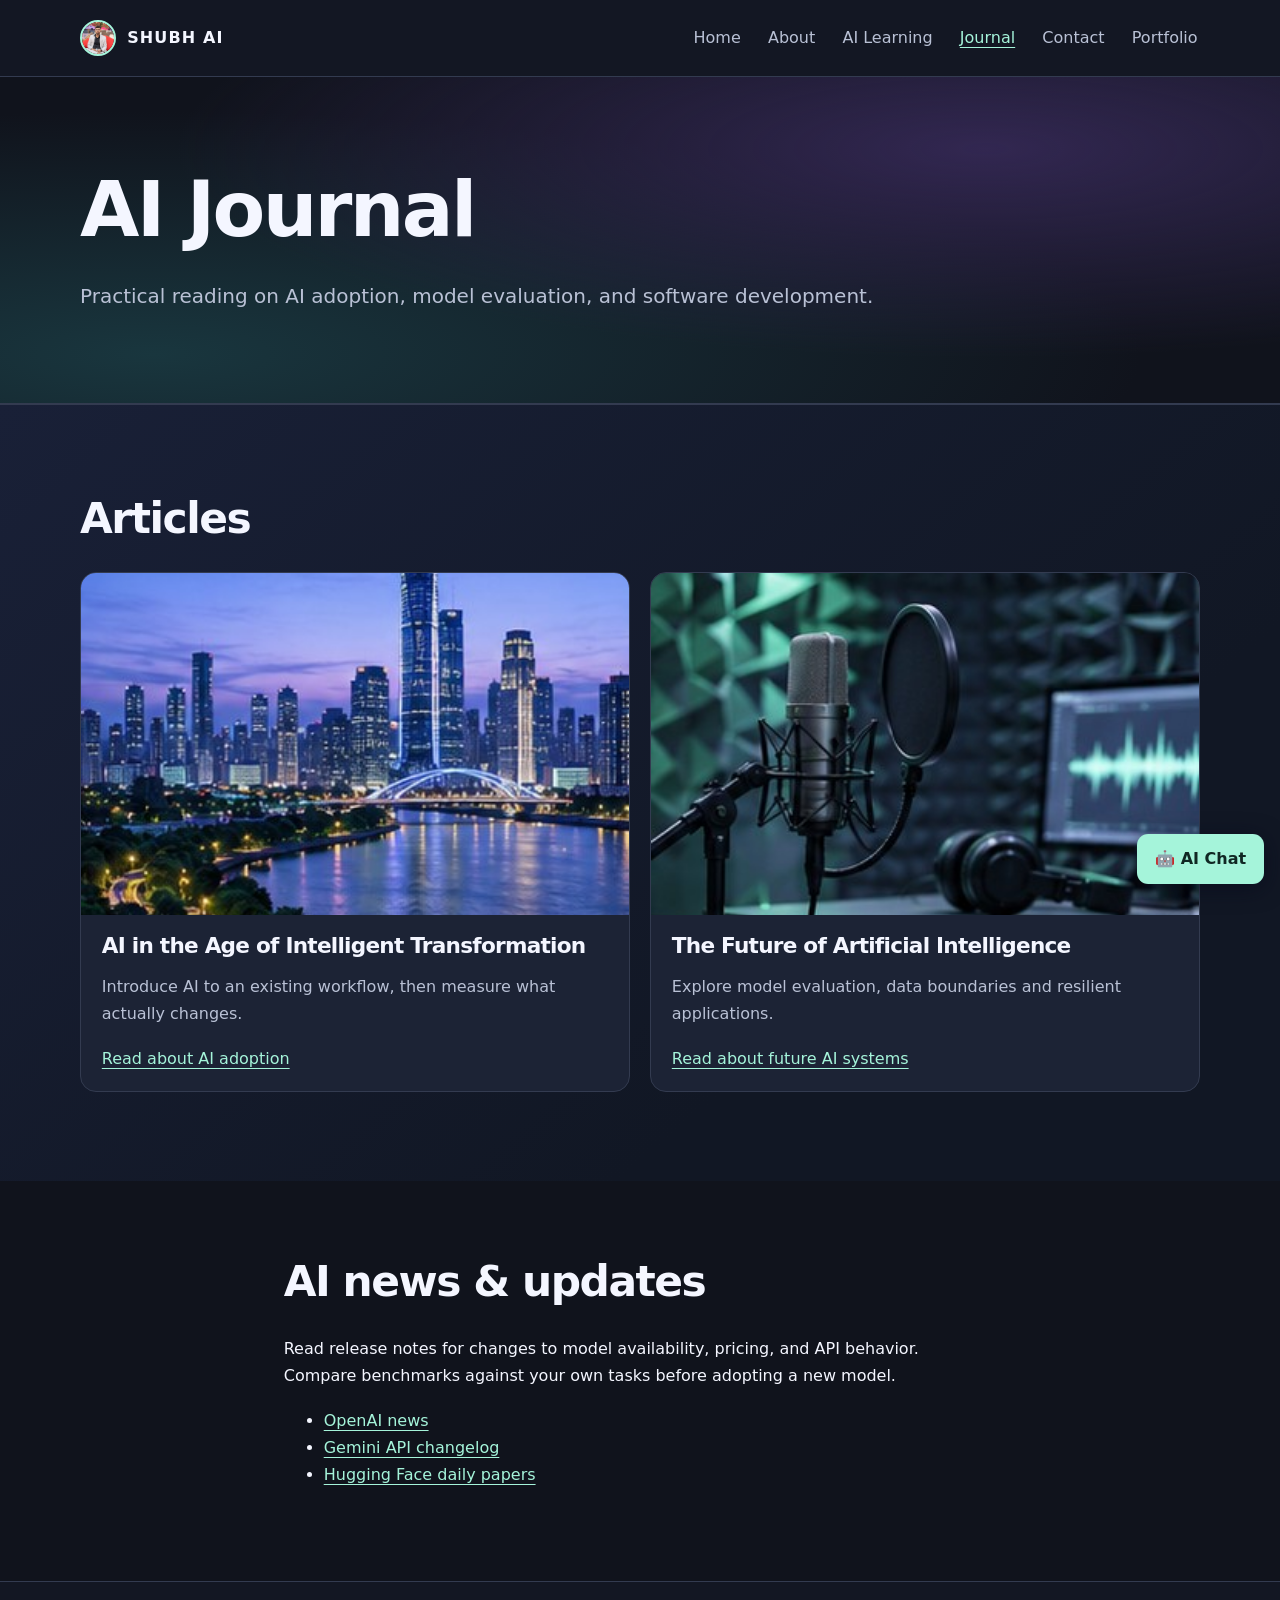
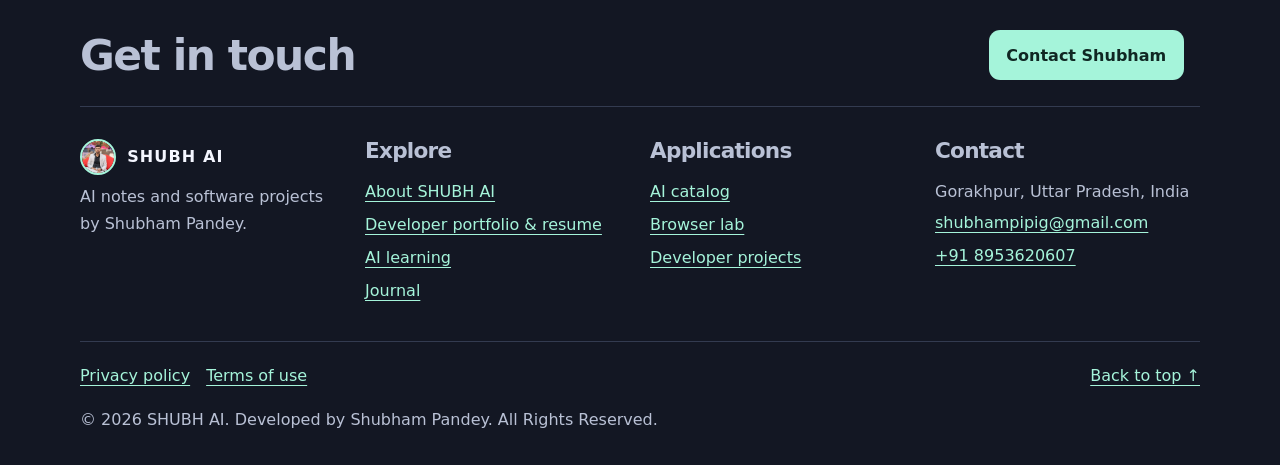
<file: blog.html>
<!doctype html>
<html lang="en">
<head>
  <meta charset="utf-8">
  <meta name="viewport" content="width=device-width, initial-scale=1">
  <title>AI Journal | SHUBH AI</title>
  <meta name="description" content="Practical reading on AI adoption, model evaluation, and software development.">
  <meta name="theme-color" content="#10131c">
  <link rel="icon" href="assets/mark.svg" type="image/svg+xml">
  <link rel="stylesheet" href="assets/site.css">
  <script defer src="assets/site.js"></script>

  <script defer src="assets/experience.js"></script>
</head>
<body id="top">
  <a class="skip" href="#main">Skip to content</a>
  <header><div class="wrap bar">
    <a class="brand" href="index.html"><img class="portrait-logo" src="assets/brand-photo.png" width="36" height="36" alt=""> SHUBH AI</a>
    <button class="menu secondary" type="button" aria-controls="navigation" aria-expanded="false">Menu</button>
    <nav id="navigation" aria-label="Main navigation"><a href="index.html">Home</a><a href="about.html">About</a><a href="ai-solutions.html">AI Learning</a><a href="blog.html" aria-current="page">Journal</a><a href="contact.html">Contact</a><a href="portfolio.html">Portfolio</a></nav>
  </div></header>
  <main id="main" tabindex="-1">
    <section class="hero "><div class="wrap">
      <div><h1>AI Journal</h1><p class="lead">Practical reading on AI adoption, model evaluation, and software development.</p></div>
    </div></section>
    <section class="showcase "><div class="wrap"><h2>Articles</h2><div class="feature-grid"><article class="feature-card" ><img class="editorial" src="assets/editorial-6.jpg" width="640" height="480" alt="" loading="lazy"><div><h3>AI in the Age of Intelligent Transformation</h3><p>Introduce AI to an existing workflow, then measure what actually changes.</p><a href="ai-in-the-age-of-intelligent-transformation.html">Read about AI adoption</a></div></article><article class="feature-card" ><img class="editorial" src="assets/editorial-7.jpg" width="640" height="480" alt="" loading="lazy"><div><h3>The Future of Artificial Intelligence</h3><p>Explore model evaluation, data boundaries and resilient applications.</p><a href="the-future-of-artificial-intelligence.html">Read about future AI systems</a></div></article></div></div></section><section class="section"><div class="wrap prose"><h2>AI news &amp; updates</h2><p>Read release notes for changes to model availability, pricing, and API behavior. Compare benchmarks against your own tasks before adopting a new model.</p><ul><li><a href="https://openai.com/news/">OpenAI news</a></li><li><a href="https://ai.google.dev/gemini-api/docs/changelog">Gemini API changelog</a></li><li><a href="https://huggingface.co/papers">Hugging Face daily papers</a></li></ul></div></section>
  </main>
  <footer class="site-footer"><div class="wrap">
<div class="footer-cta"><h2>Get in touch</h2><a class="button" href="contact.html">Contact Shubham</a></div>
<div class="footer-grid"><div><a class="brand" href="index.html"><img class="portrait-logo" src="assets/brand-photo.png" width="36" height="36" alt=""> SHUBH AI</a><p>AI notes and software projects by Shubham Pandey.</p></div>
<div><h3>Explore</h3><a href="about.html">About SHUBH AI</a><a href="portfolio.html">Developer portfolio &amp; resume</a><a href="ai-solutions.html">AI learning</a><a href="blog.html">Journal</a></div>
<div><h3>Applications</h3><a href="ai-solutions.html#catalog">AI catalog</a><a href="ai-solutions.html#tools">Browser lab</a><a href="about.html#projects">Developer projects</a></div>
<div><h3>Contact</h3><p>Gorakhpur, Uttar Pradesh, India</p><a href="mailto:shubhampipig@gmail.com">shubhampipig@gmail.com</a><a href="tel:+918953620607">+91 8953620607</a></div></div>
<div class="footer-bottom"><a class="back-top" href="#top">Back to top ↑</a><a href="privacy-policy.html">Privacy policy</a><a href="term-services.html">Terms of use</a><p>© 2026 SHUBH AI. Developed by Shubham Pandey. All Rights Reserved.</p></div></div></footer><button type="button" class="chat-launch" aria-controls="learning-chat" aria-expanded="false" hidden><span aria-hidden="true">&#129302;</span> AI Chat</button>
<section class="chat-panel" id="learning-chat" aria-labelledby="chat-title" hidden>
<div class="chat-heading"><h2 id="chat-title"><span aria-hidden="true">&#129302;</span> SHUBH AI Chat</h2><button type="button" data-chat-close aria-label="Close chat">×</button></div>
<p>Looking for my resume, projects, or contact details? Ask here.</p><div class="chat-history" role="log" aria-live="polite"></div>
<form id="chat-form"><label for="chat-query">Ask about an AI topic</label><input id="chat-query" name="query" required maxlength="180" placeholder="Where can I download your resume?"><button>Send</button></form></section>
</body>
</html>
</file>
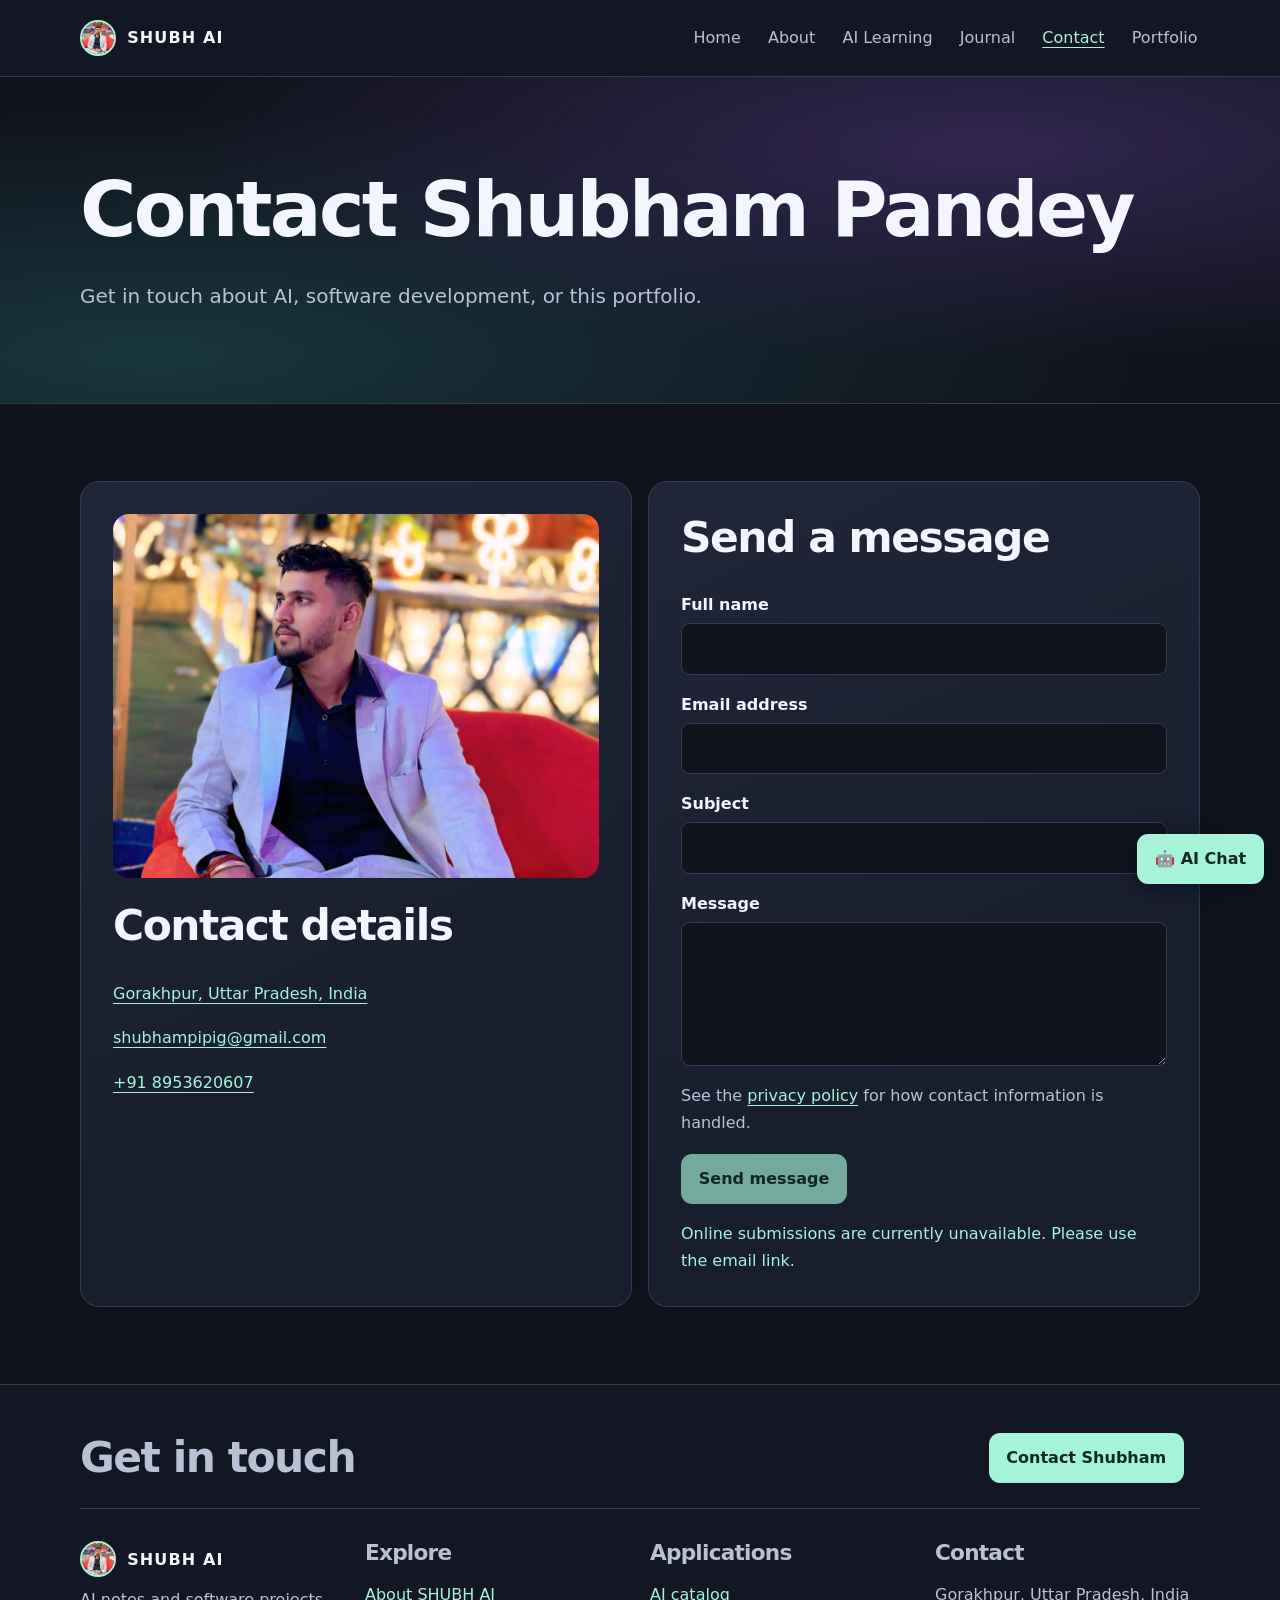
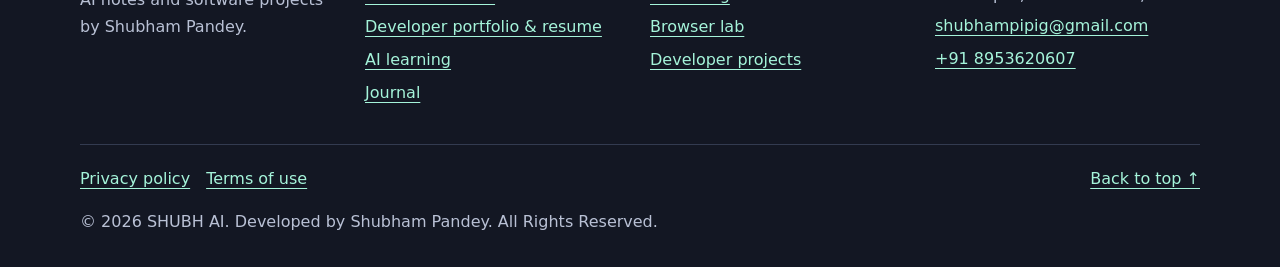
<file: contact.html>
<!doctype html>
<html lang="en">
<head>
  <meta charset="utf-8">
  <meta name="viewport" content="width=device-width, initial-scale=1">
  <title>Contact Shubham Pandey | SHUBH AI</title>
  <meta name="description" content="Get in touch about AI, software development, or this portfolio.">
  <meta name="theme-color" content="#10131c">
  <link rel="icon" href="assets/mark.svg" type="image/svg+xml">
  <link rel="stylesheet" href="assets/site.css">
  <script defer src="assets/site.js"></script>
  <script defer src="assets/contact.js?v=form-2"></script>
  <script defer src="assets/experience.js"></script>
</head>
<body id="top">
  <a class="skip" href="#main">Skip to content</a>
  <header><div class="wrap bar">
    <a class="brand" href="index.html"><img class="portrait-logo" src="assets/brand-photo.png" width="36" height="36" alt=""> SHUBH AI</a>
    <button class="menu secondary" type="button" aria-controls="navigation" aria-expanded="false">Menu</button>
    <nav id="navigation" aria-label="Main navigation"><a href="index.html">Home</a><a href="about.html">About</a><a href="ai-solutions.html">AI Learning</a><a href="blog.html">Journal</a><a href="contact.html" aria-current="page">Contact</a><a href="portfolio.html">Portfolio</a></nav>
  </div></header>
  <main id="main" tabindex="-1">
    <section class="hero "><div class="wrap">
      <div><h1>Contact Shubham Pandey</h1><p class="lead">Get in touch about AI, software development, or this portfolio.</p></div>
    </div></section>
    <section class="section"><div class="wrap "><div class="grid"><section class="card"><img class="editorial" src="assets/contact-photo.png" width="640" height="480" alt="Shubham Pandey" loading="lazy"><h2>Contact details</h2><address>
<p><a href="https://www.google.com/maps/search/?api=1&amp;query=Gorakhpur%2C%20Uttar%20Pradesh%2C%20India">Gorakhpur, Uttar Pradesh, India</a></p>
<p><a href="mailto:shubhampipig@gmail.com">shubhampipig@gmail.com</a></p>
<p><a href="tel:+918953620607">+91 8953620607</a></p>
</address></section><section class="card"><h2>Send a message</h2>
<form id="contact-form" method="post" action="https://formspree.io/f/FORM_ID_HERE">
<label for="name">Full name</label><input id="name" name="name" autocomplete="name" maxlength="120" required>
<label for="email">Email address</label><input id="email" name="email" type="email" autocomplete="email" maxlength="254" required>
<label for="subject">Subject</label><input id="subject" name="subject" maxlength="150" required>
<label for="message">Message</label><textarea id="message" name="message" maxlength="5000" required></textarea>
<div hidden><label for="gotcha">Leave this field empty</label><input id="gotcha" name="_gotcha" tabindex="-1" autocomplete="off"></div>
<p>See the <a href="privacy-policy.html">privacy policy</a> for how contact information is handled.</p>
<button type="submit" disabled>Send message</button>
<p id="form-status" role="status">Online submissions are currently unavailable. Please use the email link.</p>
</form></section></div></div></section>
  </main>
  <footer class="site-footer"><div class="wrap">
<div class="footer-cta"><h2>Get in touch</h2><a class="button" href="contact.html">Contact Shubham</a></div>
<div class="footer-grid"><div><a class="brand" href="index.html"><img class="portrait-logo" src="assets/brand-photo.png" width="36" height="36" alt=""> SHUBH AI</a><p>AI notes and software projects by Shubham Pandey.</p></div>
<div><h3>Explore</h3><a href="about.html">About SHUBH AI</a><a href="portfolio.html">Developer portfolio &amp; resume</a><a href="ai-solutions.html">AI learning</a><a href="blog.html">Journal</a></div>
<div><h3>Applications</h3><a href="ai-solutions.html#catalog">AI catalog</a><a href="ai-solutions.html#tools">Browser lab</a><a href="about.html#projects">Developer projects</a></div>
<div><h3>Contact</h3><p>Gorakhpur, Uttar Pradesh, India</p><a href="mailto:shubhampipig@gmail.com">shubhampipig@gmail.com</a><a href="tel:+918953620607">+91 8953620607</a></div></div>
<div class="footer-bottom"><a class="back-top" href="#top">Back to top ↑</a><a href="privacy-policy.html">Privacy policy</a><a href="term-services.html">Terms of use</a><p>© 2026 SHUBH AI. Developed by Shubham Pandey. All Rights Reserved.</p></div></div></footer><button type="button" class="chat-launch" aria-controls="learning-chat" aria-expanded="false" hidden><span aria-hidden="true">&#129302;</span> AI Chat</button>
<section class="chat-panel" id="learning-chat" aria-labelledby="chat-title" hidden>
<div class="chat-heading"><h2 id="chat-title"><span aria-hidden="true">&#129302;</span> SHUBH AI Chat</h2><button type="button" data-chat-close aria-label="Close chat">×</button></div>
<p>Looking for my resume, projects, or contact details? Ask here.</p><div class="chat-history" role="log" aria-live="polite"></div>
<form id="chat-form"><label for="chat-query">Ask about an AI topic</label><input id="chat-query" name="query" required maxlength="180" placeholder="Where can I download your resume?"><button>Send</button></form></section>
</body>
</html>
</file>
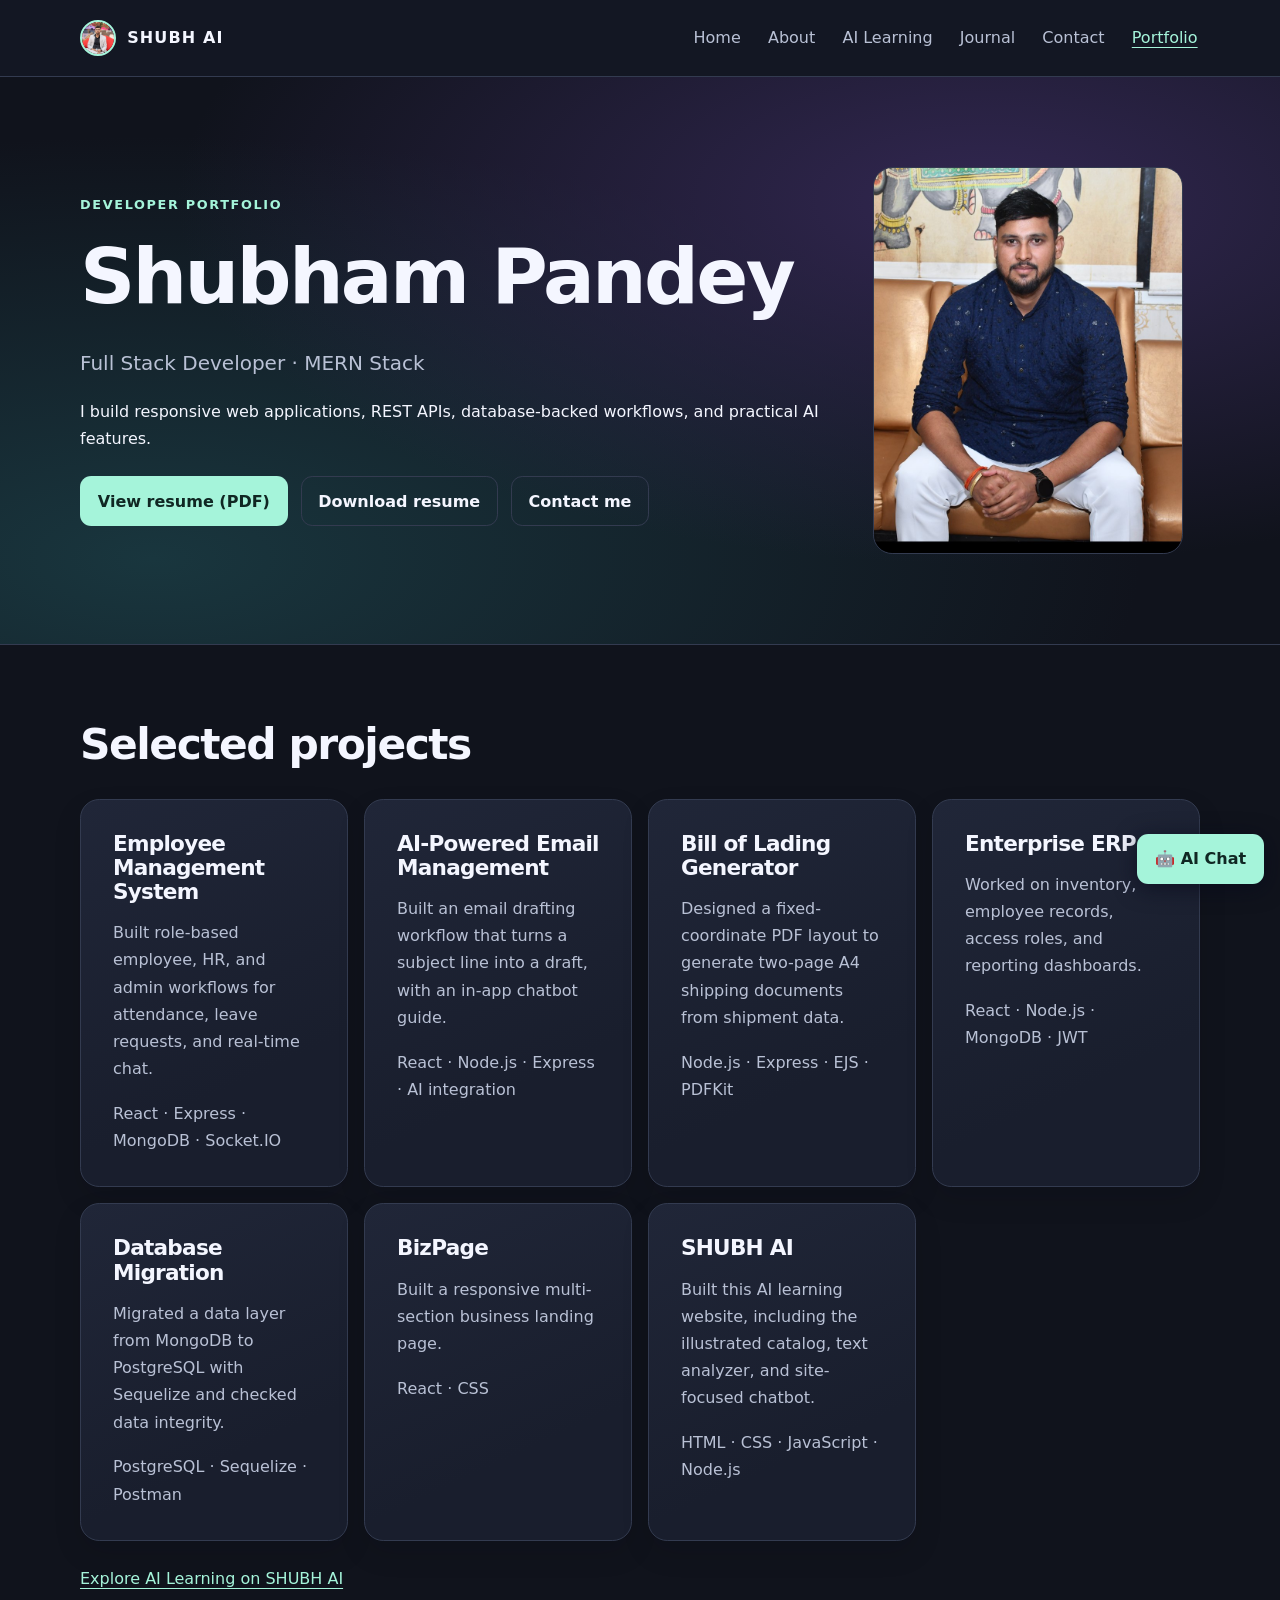
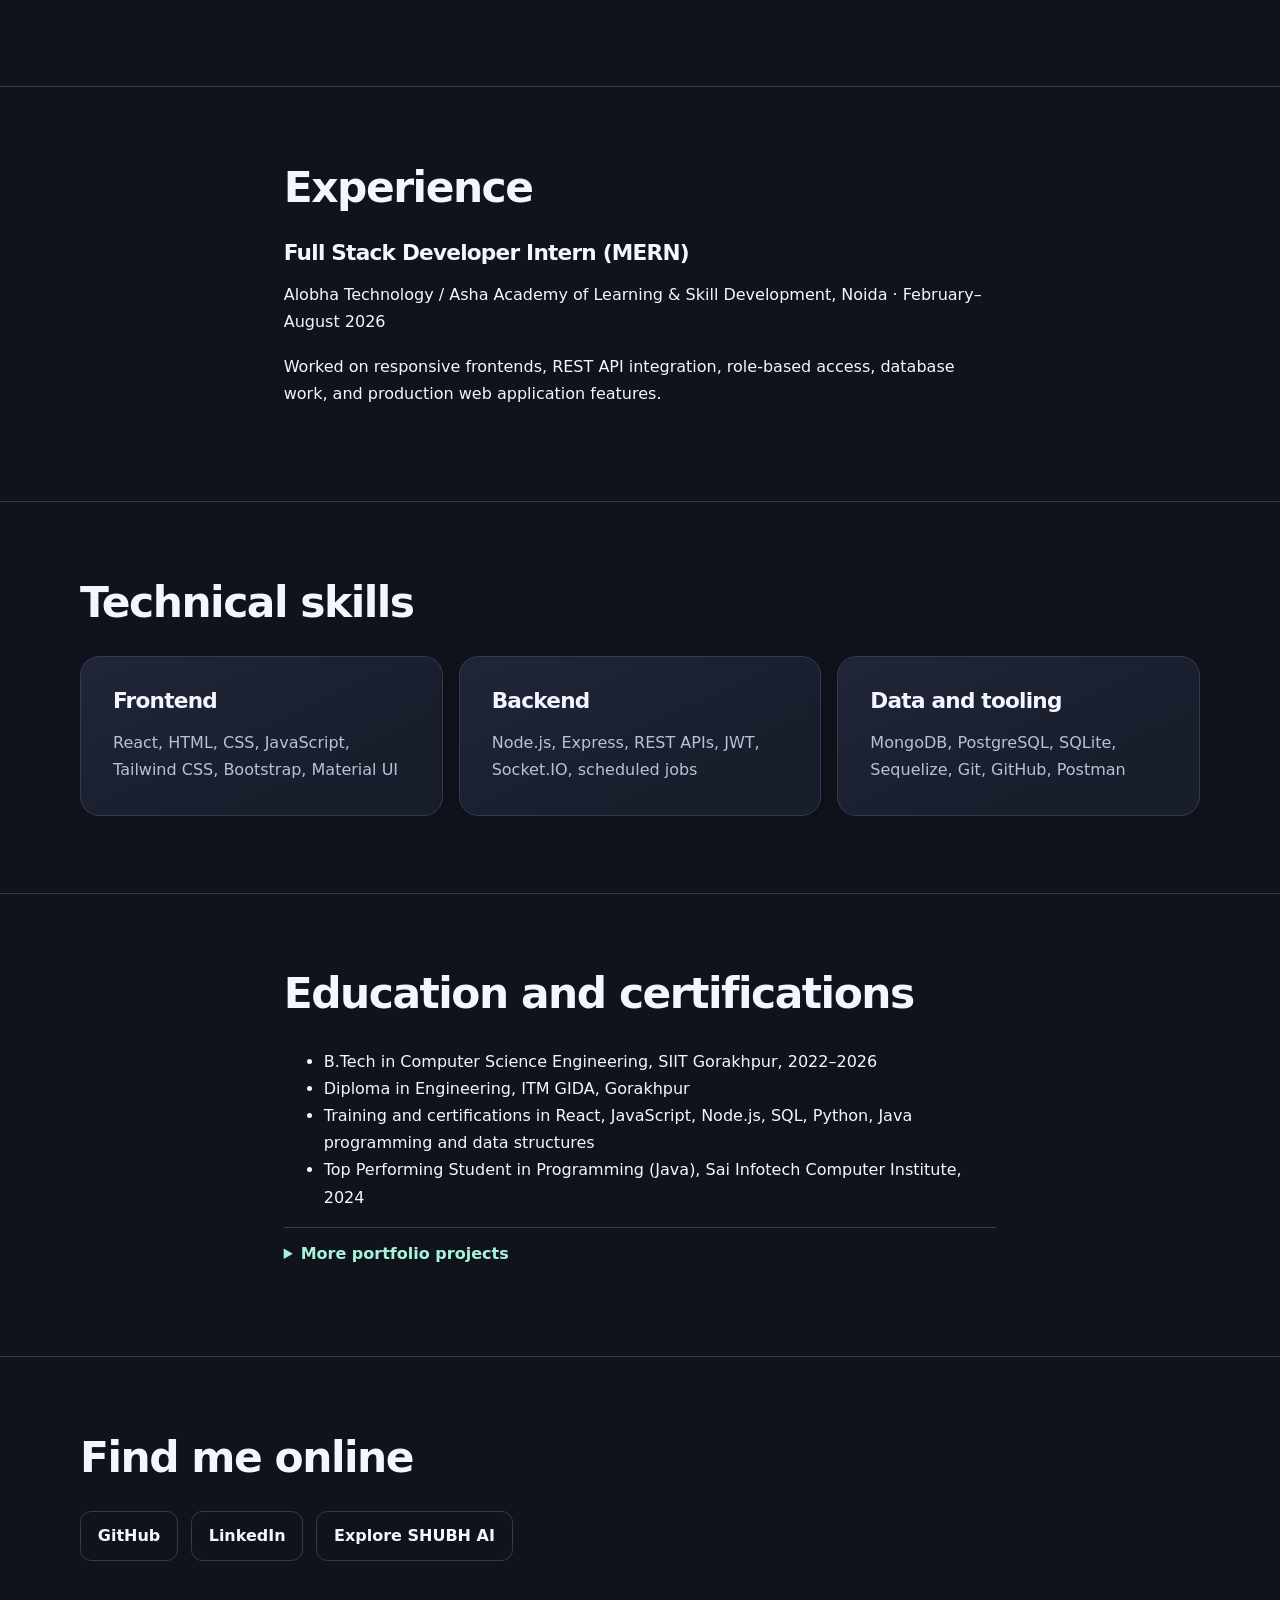
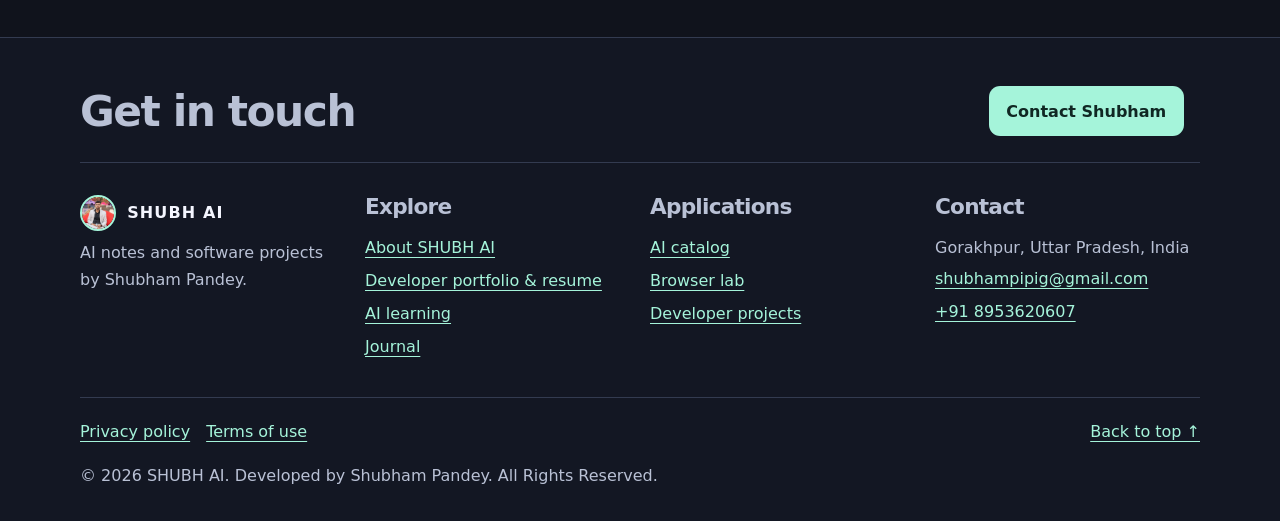
<file: portfolio.html>
<!doctype html>
<html lang="en">
<head>
  <meta charset="utf-8">
  <meta name="viewport" content="width=device-width, initial-scale=1">
  <title>Shubham Pandey · Developer Portfolio | SHUBH AI</title>
  <meta name="description" content="Shubham Pandey’s full stack developer portfolio, projects, experience, and downloadable resume.">
  <meta name="theme-color" content="#10131c">
  <link rel="icon" href="assets/mark.svg" type="image/svg+xml">
  <link rel="stylesheet" href="assets/site.css">
  <script defer src="assets/site.js"></script>

  <script defer src="assets/experience.js"></script>
</head>
<body id="top">
  <a class="skip" href="#main">Skip to content</a>
  <header><div class="wrap bar">
    <a class="brand" href="index.html"><img class="portrait-logo" src="assets/brand-photo.png" width="36" height="36" alt=""> SHUBH AI</a>
    <button class="menu secondary" type="button" aria-controls="navigation" aria-expanded="false">Menu</button>
    <nav id="navigation" aria-label="Main navigation"><a href="index.html">Home</a><a href="about.html">About</a><a href="ai-solutions.html">AI Learning</a><a href="blog.html">Journal</a><a href="contact.html">Contact</a><a href="portfolio.html" aria-current="page">Portfolio</a></nav>
  </div></header>
  <main id="main" tabindex="-1">
<section class="hero"><div class="wrap portfolio-hero">
  <div><p class="eyebrow">Developer portfolio</p><h1>Shubham Pandey</h1><p class="lead">Full Stack Developer · MERN Stack</p>
  <p>I build responsive web applications, REST APIs, database-backed workflows, and practical AI features.</p>
  <div class="actions"><a class="button" href="assets/shubham-pandey-resume.pdf">View resume (PDF)</a><a class="button secondary" href="assets/shubham-pandey-resume.pdf" download>Download resume</a><a class="button secondary" href="contact.html">Contact me</a></div></div>
  <img class="portfolio-headshot" src="assets/portfolio-headshot.jpg" alt="Shubham Pandey">
</div></section>
<section class="section"><div class="wrap"><h2 id="projects">Selected projects</h2><div class="grid"><article class="card"><h3>Employee Management System</h3><p>Built role-based employee, HR, and admin workflows for attendance, leave requests, and real-time chat.</p><p class="muted">React · Express · MongoDB · Socket.IO</p></article><article class="card"><h3>AI-Powered Email Management</h3><p>Built an email drafting workflow that turns a subject line into a draft, with an in-app chatbot guide.</p><p class="muted">React · Node.js · Express · AI integration</p></article><article class="card"><h3>Bill of Lading Generator</h3><p>Designed a fixed-coordinate PDF layout to generate two-page A4 shipping documents from shipment data.</p><p class="muted">Node.js · Express · EJS · PDFKit</p></article><article class="card"><h3>Enterprise ERP</h3><p>Worked on inventory, employee records, access roles, and reporting dashboards.</p><p class="muted">React · Node.js · MongoDB · JWT</p></article><article class="card"><h3>Database Migration</h3><p>Migrated a data layer from MongoDB to PostgreSQL with Sequelize and checked data integrity.</p><p class="muted">PostgreSQL · Sequelize · Postman</p></article><article class="card"><h3>BizPage</h3><p>Built a responsive multi-section business landing page.</p><p class="muted">React · CSS</p></article><article class="card"><h3>SHUBH AI</h3><p>Built this AI learning website, including the illustrated catalog, text analyzer, and site-focused chatbot.</p><p class="muted">HTML · CSS · JavaScript · Node.js</p></article></div>
<p class="section-link"><a href="ai-solutions.html">Explore AI Learning on SHUBH AI</a></p></div></section>
<section class="section"><div class="wrap prose"><h2>Experience</h2><h3>Full Stack Developer Intern (MERN)</h3><p>Alobha Technology / Asha Academy of Learning &amp; Skill Development, Noida · February–August 2026</p><p>Worked on responsive frontends, REST API integration, role-based access, database work, and production web application features.</p></div></section>
<section class="section"><div class="wrap"><h2>Technical skills</h2><div class="grid"><article class="card"><h3>Frontend</h3><p>React, HTML, CSS, JavaScript, Tailwind CSS, Bootstrap, Material UI</p></article><article class="card"><h3>Backend</h3><p>Node.js, Express, REST APIs, JWT, Socket.IO, scheduled jobs</p></article><article class="card"><h3>Data and tooling</h3><p>MongoDB, PostgreSQL, SQLite, Sequelize, Git, GitHub, Postman</p></article></div></div></section>
<section class="section"><div class="wrap prose"><h2>Education and certifications</h2><ul><li>B.Tech in Computer Science Engineering, SIIT Gorakhpur, 2022–2026</li><li>Diploma in Engineering, ITM GIDA, Gorakhpur</li><li>Training and certifications in React, JavaScript, Node.js, SQL, Python, Java programming and data structures</li><li>Top Performing Student in Programming (Java), Sai Infotech Computer Institute, 2024</li></ul><details><summary>More portfolio projects</summary><ul><li>Portfolio + Login Page <span class="muted">· Frontend</span></li><li>Landing Page (Responsive + Dark Mode) <span class="muted">· Frontend</span></li><li>Calculator App <span class="muted">· Frontend</span></li><li>To-Do App <span class="muted">· Full Stack</span></li><li>Expense Tracker <span class="muted">· Full Stack</span></li><li>Weather App + Infinite Scroll <span class="muted">· Frontend</span></li><li>Counter + List App <span class="muted">· Frontend</span></li><li>Auth Dashboard <span class="muted">· Full Stack</span></li><li>Tailwind Landing Page <span class="muted">· Frontend</span></li><li>Admin Dashboard / SaaS Panel (MUI) <span class="muted">· Full Stack</span></li><li>Music Streaming App <span class="muted">· Full Stack</span></li><li>Food Delivery App <span class="muted">· Full Stack</span></li><li>Airbnb Clone <span class="muted">· Clone</span></li><li>Zerodha Clone <span class="muted">· Clone</span></li><li>GitHub Clone <span class="muted">· Clone</span></li><li>LinkedIn Clone <span class="muted">· Clone</span></li><li>ChatGPT Clone <span class="muted">· Clone</span></li></ul></details></div></section>
<section class="section"><div class="wrap"><h2>Find me online</h2><div class="actions"><a class="button secondary" href="https://github.com/SHUBHAM8PANDEY">GitHub</a><a class="button secondary" href="https://linkedin.com/in/shubham-pandey-820256334">LinkedIn</a><a class="button secondary" href="index.html">Explore SHUBH AI</a></div></div></section>
</main>
  <footer class="site-footer"><div class="wrap">
<div class="footer-cta"><h2>Get in touch</h2><a class="button" href="contact.html">Contact Shubham</a></div>
<div class="footer-grid"><div><a class="brand" href="index.html"><img class="portrait-logo" src="assets/brand-photo.png" width="36" height="36" alt=""> SHUBH AI</a><p>AI notes and software projects by Shubham Pandey.</p></div>
<div><h3>Explore</h3><a href="about.html">About SHUBH AI</a><a href="portfolio.html">Developer portfolio &amp; resume</a><a href="ai-solutions.html">AI learning</a><a href="blog.html">Journal</a></div>
<div><h3>Applications</h3><a href="ai-solutions.html#catalog">AI catalog</a><a href="ai-solutions.html#tools">Browser lab</a><a href="about.html#projects">Developer projects</a></div>
<div><h3>Contact</h3><p>Gorakhpur, Uttar Pradesh, India</p><a href="mailto:shubhampipig@gmail.com">shubhampipig@gmail.com</a><a href="tel:+918953620607">+91 8953620607</a></div></div>
<div class="footer-bottom"><a class="back-top" href="#top">Back to top ↑</a><a href="privacy-policy.html">Privacy policy</a><a href="term-services.html">Terms of use</a><p>© 2026 SHUBH AI. Developed by Shubham Pandey. All Rights Reserved.</p></div></div></footer><button type="button" class="chat-launch" aria-controls="learning-chat" aria-expanded="false" hidden><span aria-hidden="true">&#129302;</span> AI Chat</button>
<section class="chat-panel" id="learning-chat" aria-labelledby="chat-title" hidden>
<div class="chat-heading"><h2 id="chat-title"><span aria-hidden="true">&#129302;</span> SHUBH AI Chat</h2><button type="button" data-chat-close aria-label="Close chat">×</button></div>
<p>Looking for my resume, projects, or contact details? Ask here.</p><div class="chat-history" role="log" aria-live="polite"></div>
<form id="chat-form"><label for="chat-query">Ask about an AI topic</label><input id="chat-query" name="query" required maxlength="180" placeholder="Where can I download your resume?"><button>Send</button></form></section>
</body>
</html>
</file>
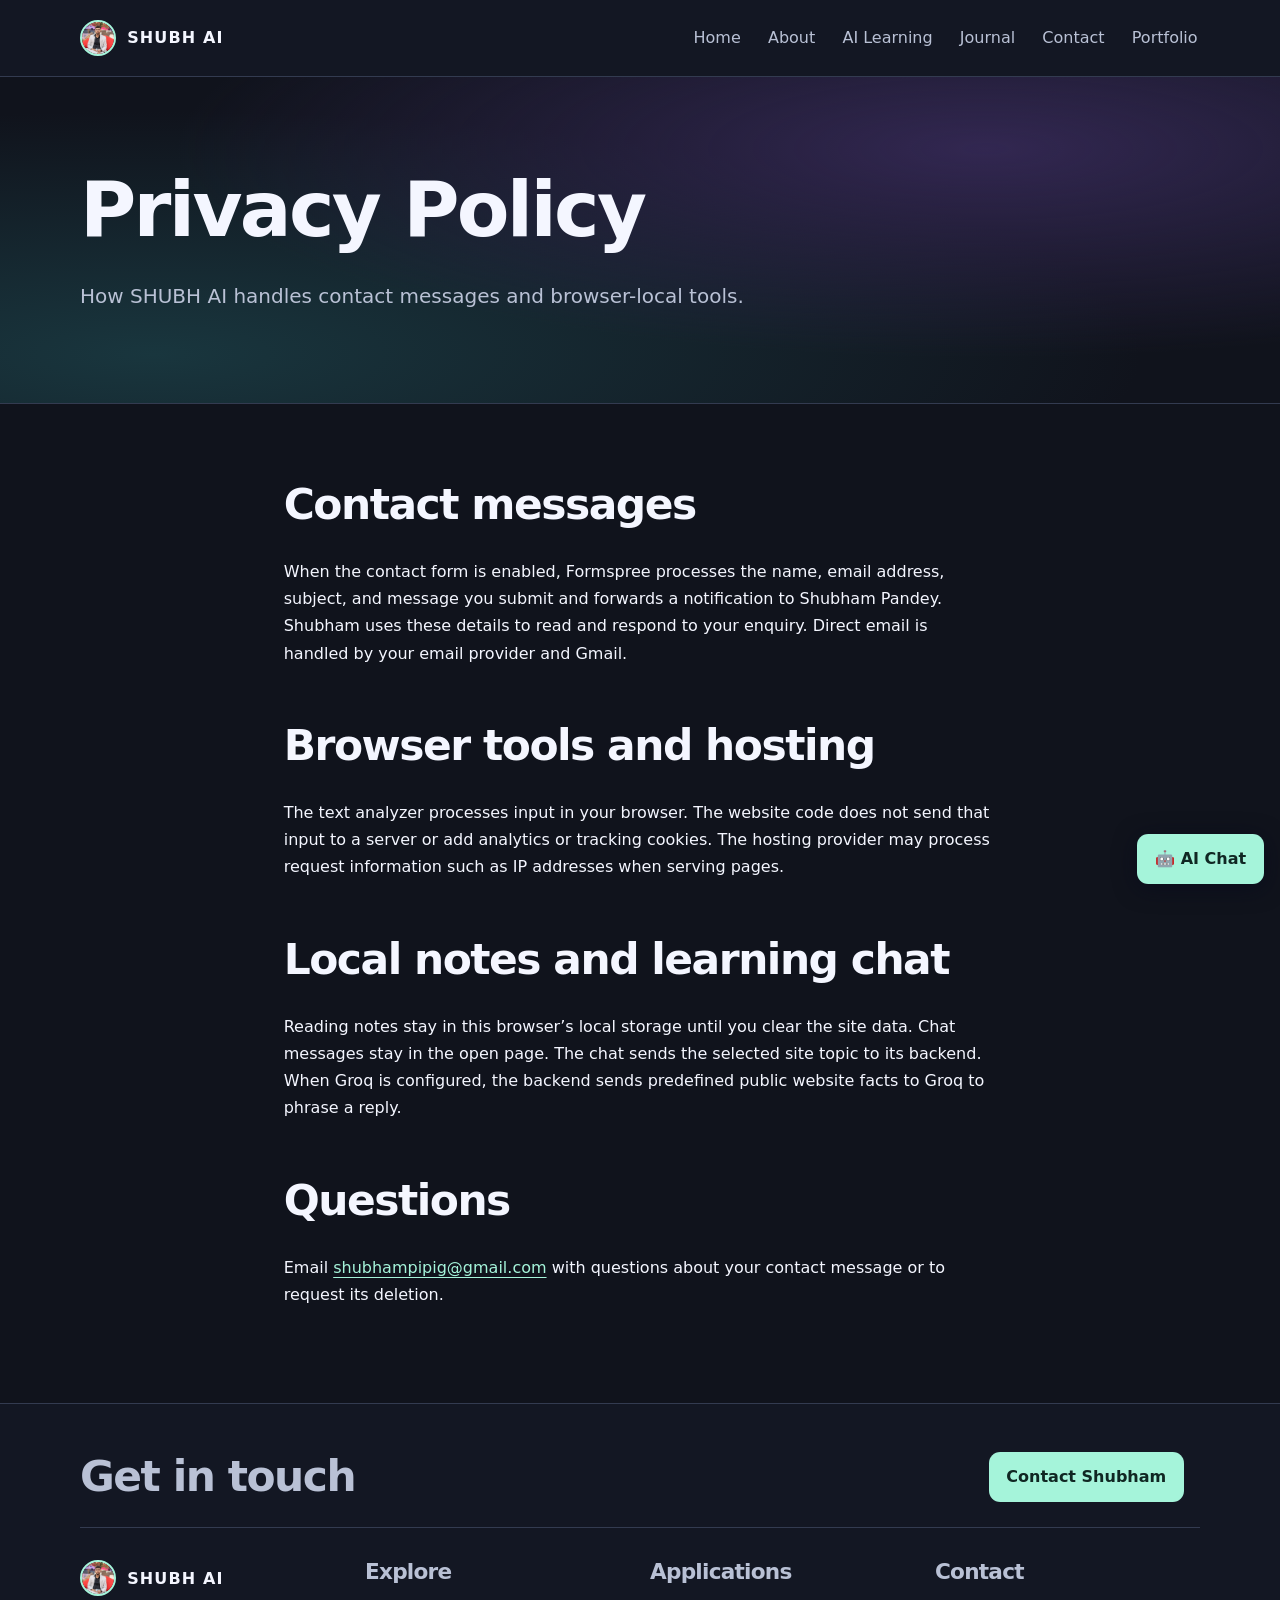
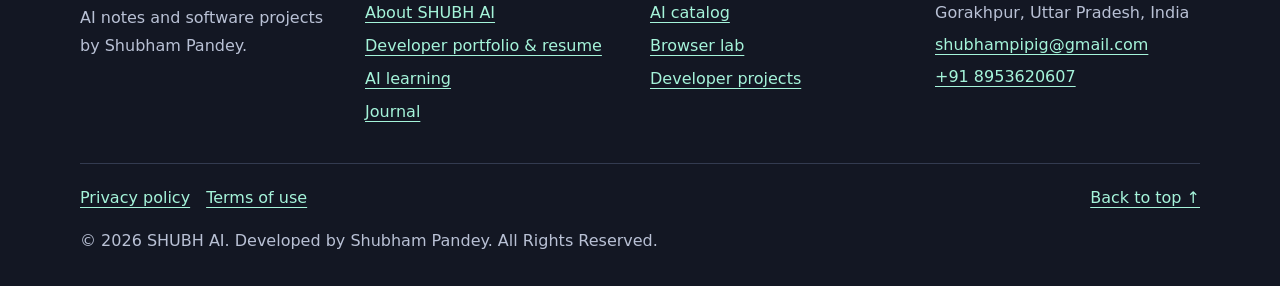
<file: privacy-policy.html>
<!doctype html>
<html lang="en">
<head>
  <meta charset="utf-8">
  <meta name="viewport" content="width=device-width, initial-scale=1">
  <title>Privacy Policy | SHUBH AI</title>
  <meta name="description" content="How SHUBH AI handles contact messages and browser-local tools.">
  <meta name="theme-color" content="#10131c">
  <link rel="icon" href="assets/mark.svg" type="image/svg+xml">
  <link rel="stylesheet" href="assets/site.css">
  <script defer src="assets/site.js"></script>

  <script defer src="assets/experience.js"></script>
</head>
<body id="top">
  <a class="skip" href="#main">Skip to content</a>
  <header><div class="wrap bar">
    <a class="brand" href="index.html"><img class="portrait-logo" src="assets/brand-photo.png" width="36" height="36" alt=""> SHUBH AI</a>
    <button class="menu secondary" type="button" aria-controls="navigation" aria-expanded="false">Menu</button>
    <nav id="navigation" aria-label="Main navigation"><a href="index.html">Home</a><a href="about.html">About</a><a href="ai-solutions.html">AI Learning</a><a href="blog.html">Journal</a><a href="contact.html">Contact</a><a href="portfolio.html">Portfolio</a></nav>
  </div></header>
  <main id="main" tabindex="-1">
    <section class="hero "><div class="wrap">
      <div><h1>Privacy Policy</h1><p class="lead">How SHUBH AI handles contact messages and browser-local tools.</p></div>
    </div></section>
    <section class="section"><div class="wrap prose"><h2>Contact messages</h2><p>When the contact form is enabled, Formspree processes the name, email address, subject, and message you submit and forwards a notification to Shubham Pandey. Shubham uses these details to read and respond to your enquiry. Direct email is handled by your email provider and Gmail.</p>
<h2>Browser tools and hosting</h2><p>The text analyzer processes input in your browser. The website code does not send that input to a server or add analytics or tracking cookies. The hosting provider may process request information such as IP addresses when serving pages.</p>
<h2>Local notes and learning chat</h2><p>Reading notes stay in this browser’s local storage until you clear the site data. Chat messages stay in the open page. The chat sends the selected site topic to its backend. When Groq is configured, the backend sends predefined public website facts to Groq to phrase a reply.</p><h2>Questions</h2><p>Email <a href="mailto:shubhampipig@gmail.com">shubhampipig@gmail.com</a> with questions about your contact message or to request its deletion.</p></div></section>
  </main>
  <footer class="site-footer"><div class="wrap">
<div class="footer-cta"><h2>Get in touch</h2><a class="button" href="contact.html">Contact Shubham</a></div>
<div class="footer-grid"><div><a class="brand" href="index.html"><img class="portrait-logo" src="assets/brand-photo.png" width="36" height="36" alt=""> SHUBH AI</a><p>AI notes and software projects by Shubham Pandey.</p></div>
<div><h3>Explore</h3><a href="about.html">About SHUBH AI</a><a href="portfolio.html">Developer portfolio &amp; resume</a><a href="ai-solutions.html">AI learning</a><a href="blog.html">Journal</a></div>
<div><h3>Applications</h3><a href="ai-solutions.html#catalog">AI catalog</a><a href="ai-solutions.html#tools">Browser lab</a><a href="about.html#projects">Developer projects</a></div>
<div><h3>Contact</h3><p>Gorakhpur, Uttar Pradesh, India</p><a href="mailto:shubhampipig@gmail.com">shubhampipig@gmail.com</a><a href="tel:+918953620607">+91 8953620607</a></div></div>
<div class="footer-bottom"><a class="back-top" href="#top">Back to top ↑</a><a href="privacy-policy.html">Privacy policy</a><a href="term-services.html">Terms of use</a><p>© 2026 SHUBH AI. Developed by Shubham Pandey. All Rights Reserved.</p></div></div></footer><button type="button" class="chat-launch" aria-controls="learning-chat" aria-expanded="false" hidden><span aria-hidden="true">&#129302;</span> AI Chat</button>
<section class="chat-panel" id="learning-chat" aria-labelledby="chat-title" hidden>
<div class="chat-heading"><h2 id="chat-title"><span aria-hidden="true">&#129302;</span> SHUBH AI Chat</h2><button type="button" data-chat-close aria-label="Close chat">×</button></div>
<p>Looking for my resume, projects, or contact details? Ask here.</p><div class="chat-history" role="log" aria-live="polite"></div>
<form id="chat-form"><label for="chat-query">Ask about an AI topic</label><input id="chat-query" name="query" required maxlength="180" placeholder="Where can I download your resume?"><button>Send</button></form></section>
</body>
</html>
</file>
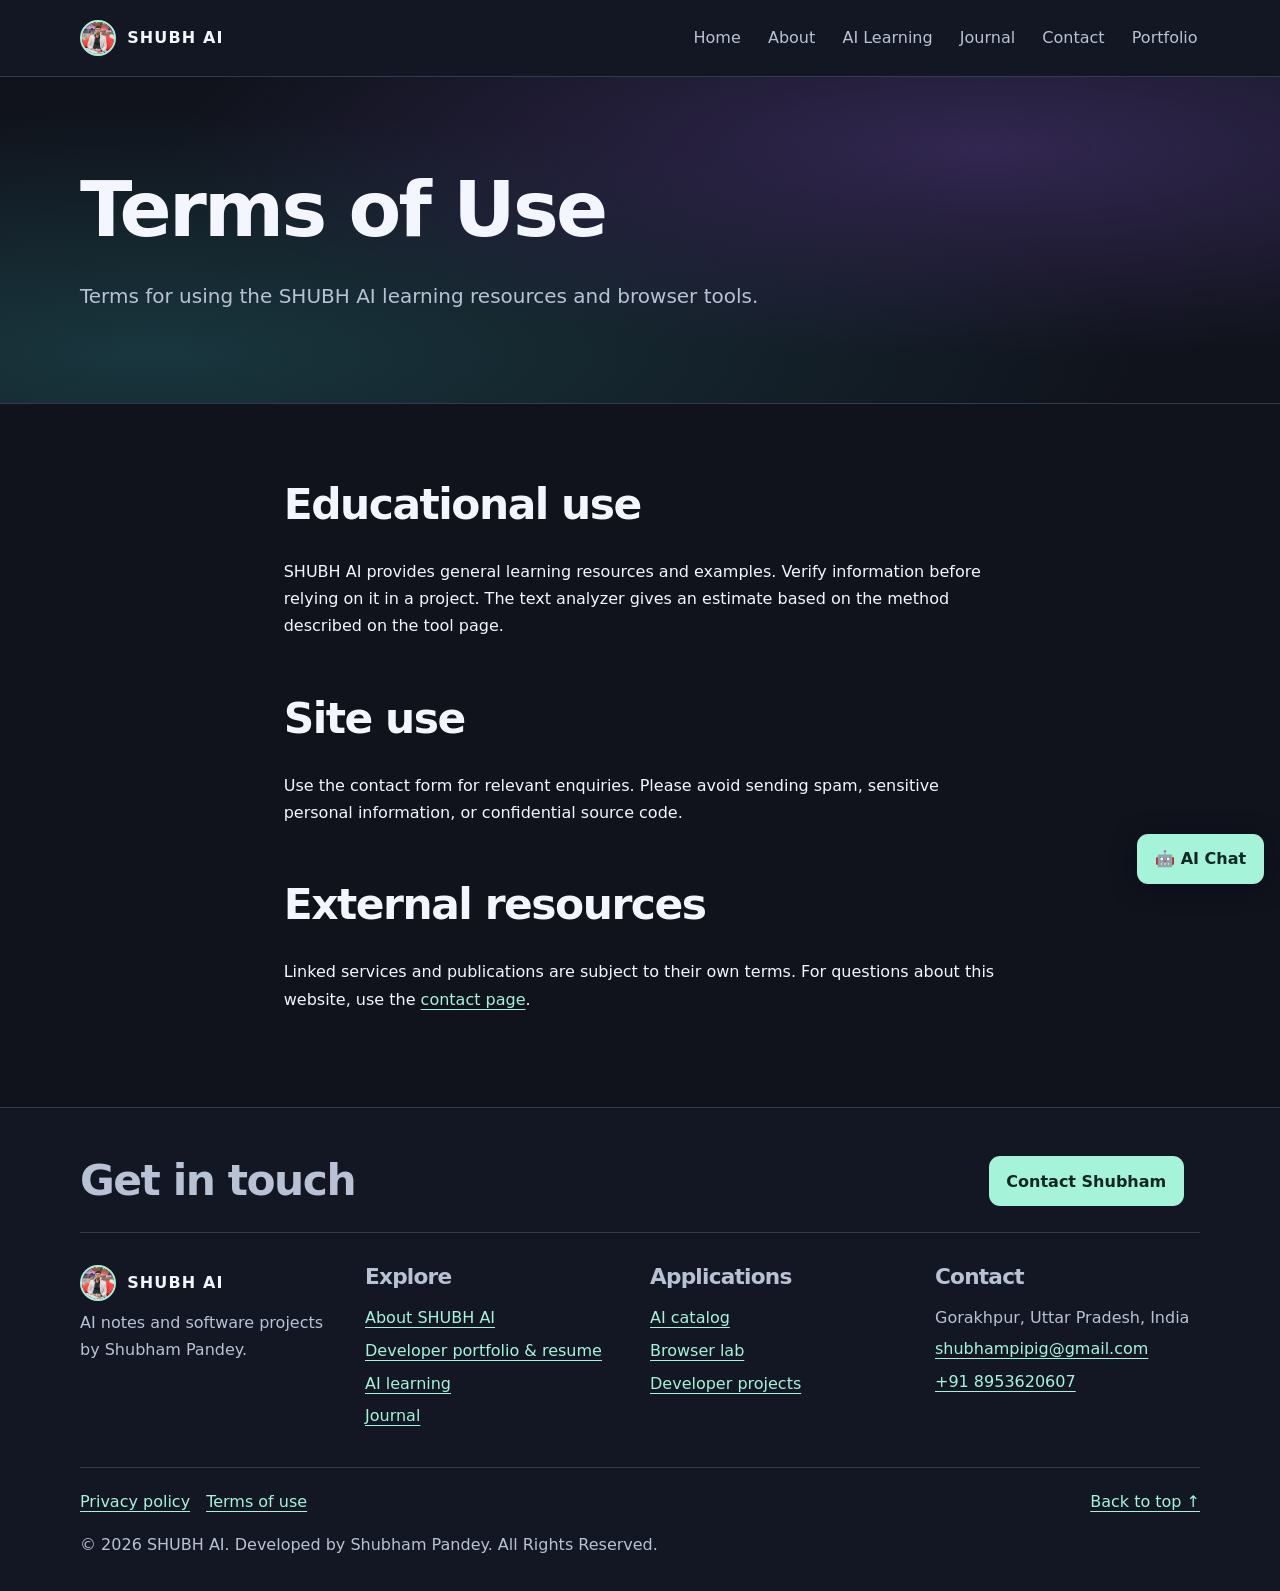
<file: term-services.html>
<!doctype html>
<html lang="en">
<head>
  <meta charset="utf-8">
  <meta name="viewport" content="width=device-width, initial-scale=1">
  <title>Terms of Use | SHUBH AI</title>
  <meta name="description" content="Terms for using the SHUBH AI learning resources and browser tools.">
  <meta name="theme-color" content="#10131c">
  <link rel="icon" href="assets/mark.svg" type="image/svg+xml">
  <link rel="stylesheet" href="assets/site.css">
  <script defer src="assets/site.js"></script>

  <script defer src="assets/experience.js"></script>
</head>
<body id="top">
  <a class="skip" href="#main">Skip to content</a>
  <header><div class="wrap bar">
    <a class="brand" href="index.html"><img class="portrait-logo" src="assets/brand-photo.png" width="36" height="36" alt=""> SHUBH AI</a>
    <button class="menu secondary" type="button" aria-controls="navigation" aria-expanded="false">Menu</button>
    <nav id="navigation" aria-label="Main navigation"><a href="index.html">Home</a><a href="about.html">About</a><a href="ai-solutions.html">AI Learning</a><a href="blog.html">Journal</a><a href="contact.html">Contact</a><a href="portfolio.html">Portfolio</a></nav>
  </div></header>
  <main id="main" tabindex="-1">
    <section class="hero "><div class="wrap">
      <div><h1>Terms of Use</h1><p class="lead">Terms for using the SHUBH AI learning resources and browser tools.</p></div>
    </div></section>
    <section class="section"><div class="wrap prose"><h2>Educational use</h2><p>SHUBH AI provides general learning resources and examples. Verify information before relying on it in a project. The text analyzer gives an estimate based on the method described on the tool page.</p>
<h2>Site use</h2><p>Use the contact form for relevant enquiries. Please avoid sending spam, sensitive personal information, or confidential source code.</p>
<h2>External resources</h2><p>Linked services and publications are subject to their own terms. For questions about this website, use the <a href="contact.html">contact page</a>.</p></div></section>
  </main>
  <footer class="site-footer"><div class="wrap">
<div class="footer-cta"><h2>Get in touch</h2><a class="button" href="contact.html">Contact Shubham</a></div>
<div class="footer-grid"><div><a class="brand" href="index.html"><img class="portrait-logo" src="assets/brand-photo.png" width="36" height="36" alt=""> SHUBH AI</a><p>AI notes and software projects by Shubham Pandey.</p></div>
<div><h3>Explore</h3><a href="about.html">About SHUBH AI</a><a href="portfolio.html">Developer portfolio &amp; resume</a><a href="ai-solutions.html">AI learning</a><a href="blog.html">Journal</a></div>
<div><h3>Applications</h3><a href="ai-solutions.html#catalog">AI catalog</a><a href="ai-solutions.html#tools">Browser lab</a><a href="about.html#projects">Developer projects</a></div>
<div><h3>Contact</h3><p>Gorakhpur, Uttar Pradesh, India</p><a href="mailto:shubhampipig@gmail.com">shubhampipig@gmail.com</a><a href="tel:+918953620607">+91 8953620607</a></div></div>
<div class="footer-bottom"><a class="back-top" href="#top">Back to top ↑</a><a href="privacy-policy.html">Privacy policy</a><a href="term-services.html">Terms of use</a><p>© 2026 SHUBH AI. Developed by Shubham Pandey. All Rights Reserved.</p></div></div></footer><button type="button" class="chat-launch" aria-controls="learning-chat" aria-expanded="false" hidden><span aria-hidden="true">&#129302;</span> AI Chat</button>
<section class="chat-panel" id="learning-chat" aria-labelledby="chat-title" hidden>
<div class="chat-heading"><h2 id="chat-title"><span aria-hidden="true">&#129302;</span> SHUBH AI Chat</h2><button type="button" data-chat-close aria-label="Close chat">×</button></div>
<p>Looking for my resume, projects, or contact details? Ask here.</p><div class="chat-history" role="log" aria-live="polite"></div>
<form id="chat-form"><label for="chat-query">Ask about an AI topic</label><input id="chat-query" name="query" required maxlength="180" placeholder="Where can I download your resume?"><button>Send</button></form></section>
</body>
</html>
</file>
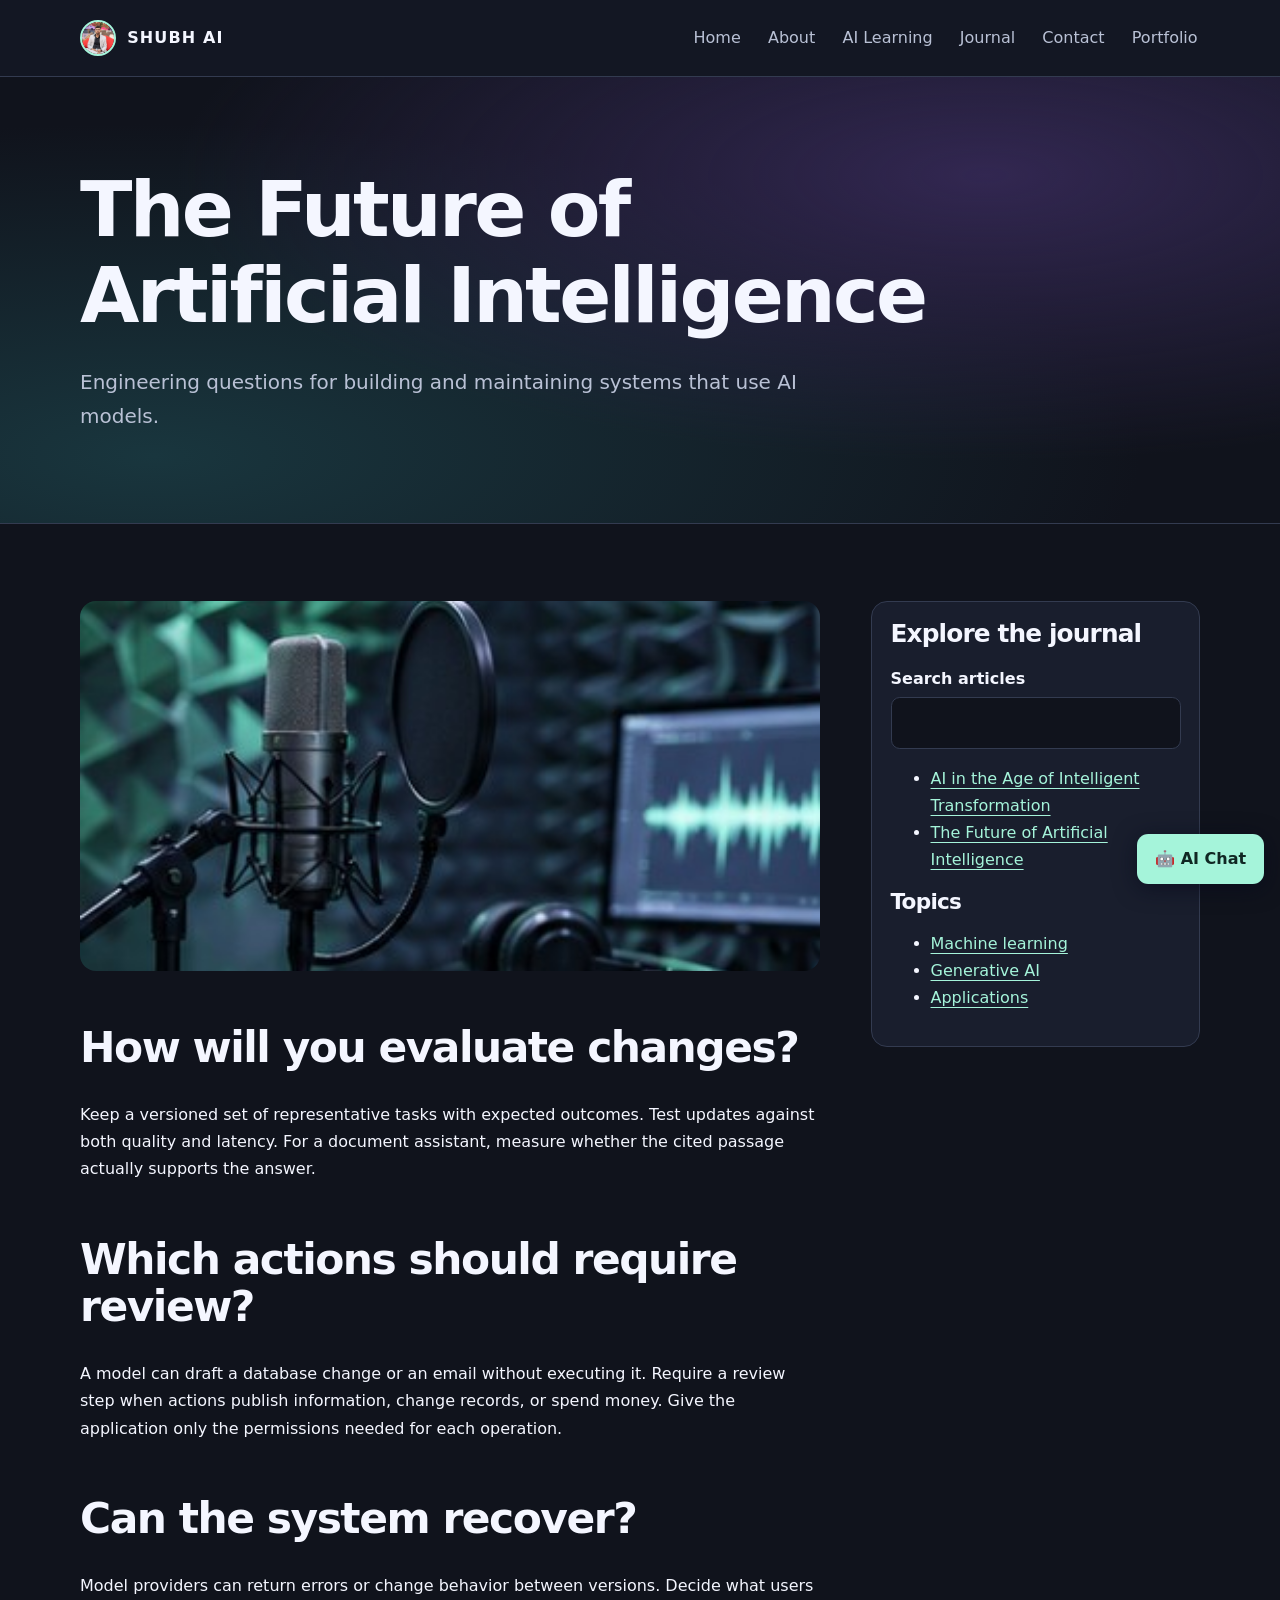
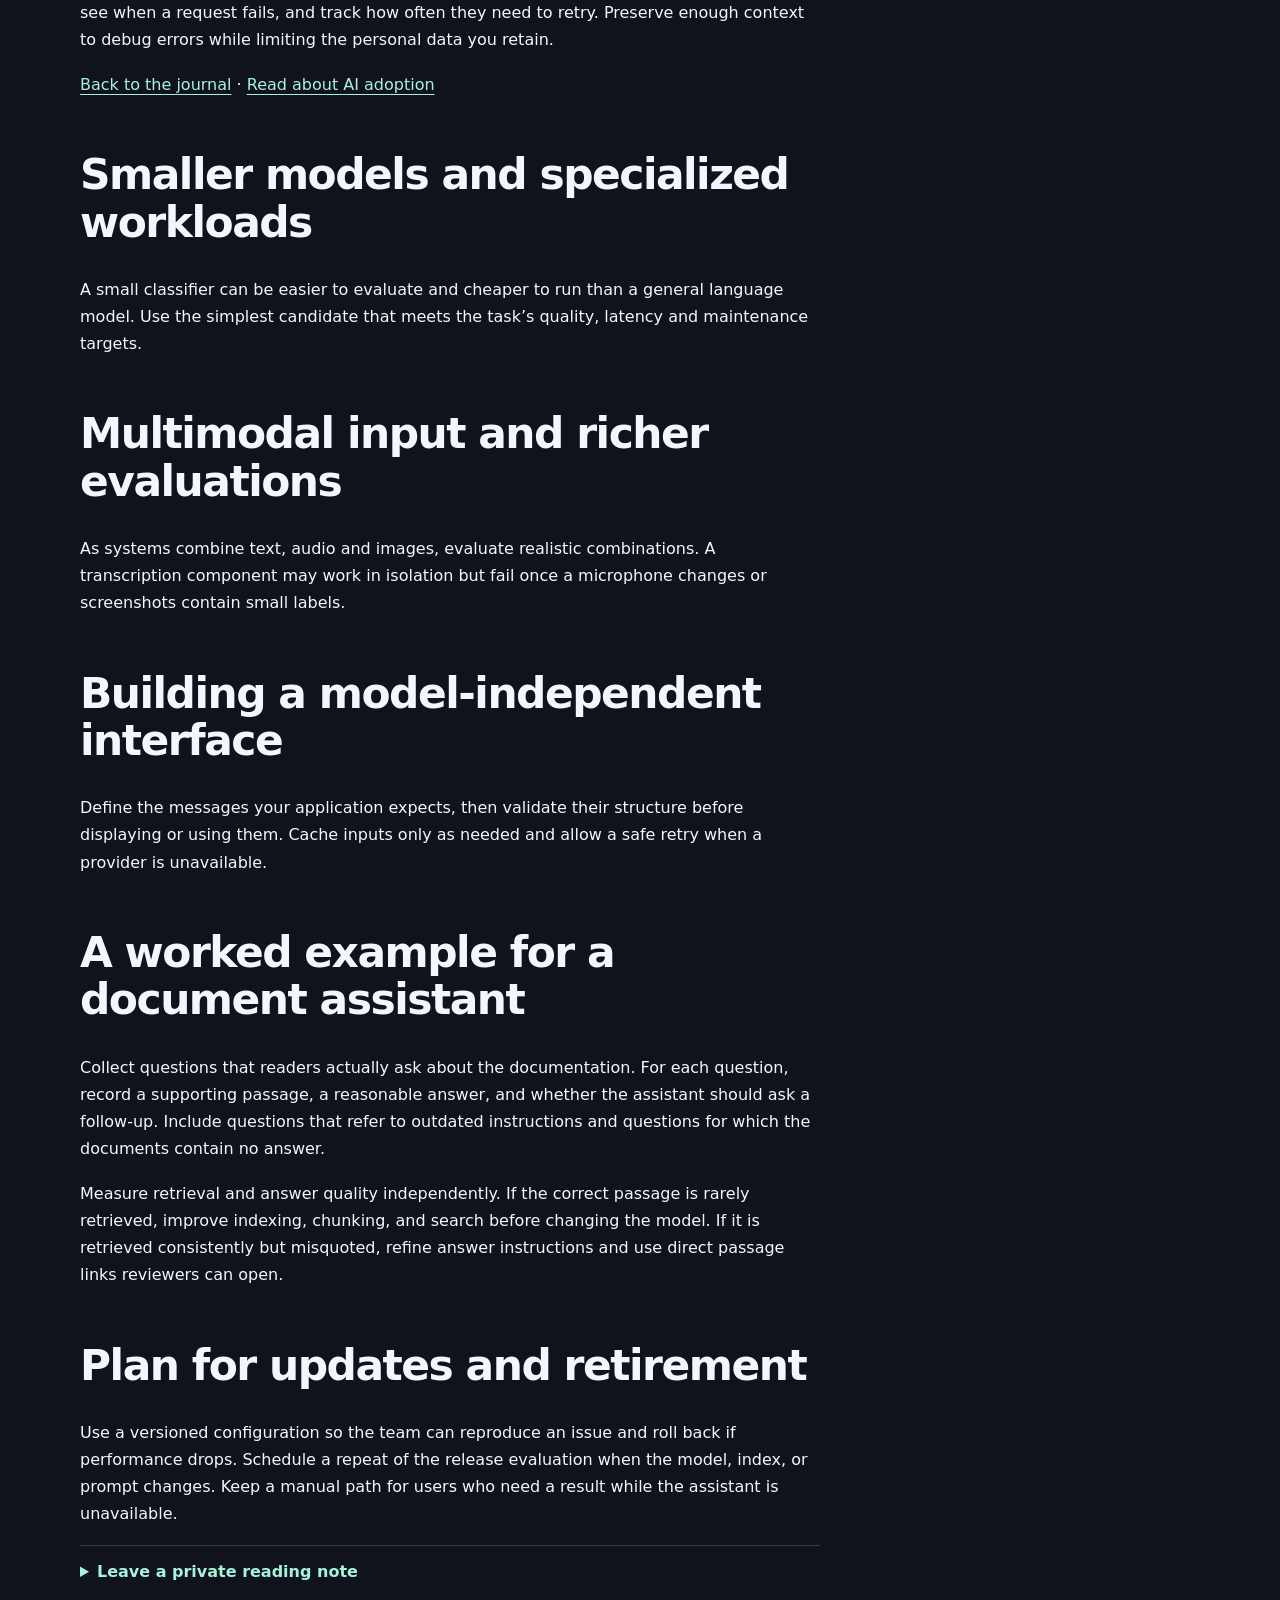
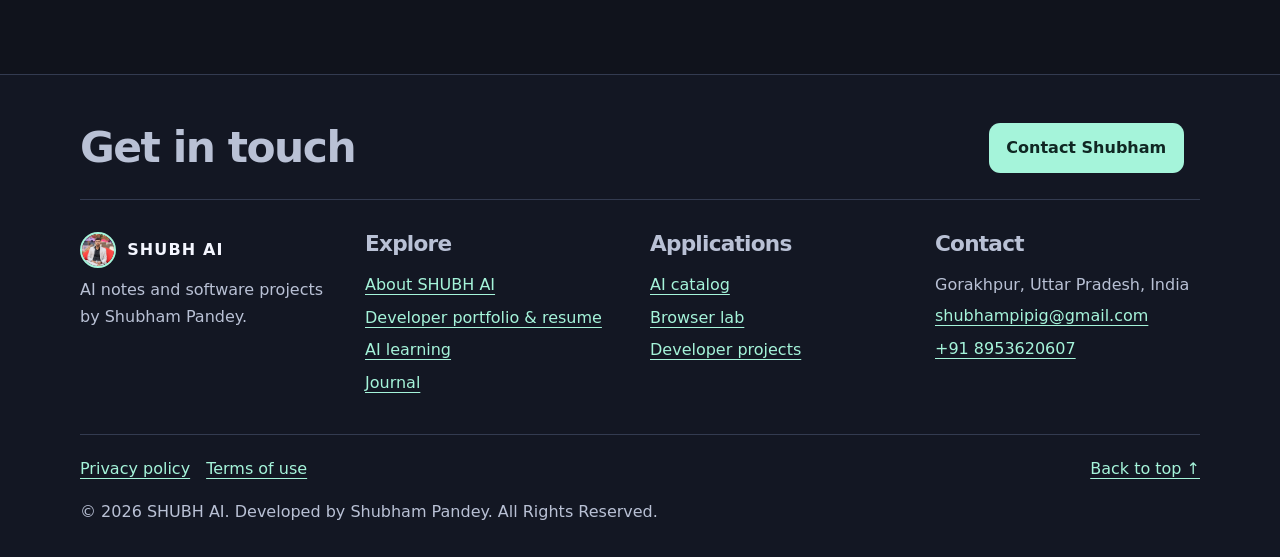
<file: the-future-of-artificial-intelligence.html>
<!doctype html>
<html lang="en">
<head>
  <meta charset="utf-8">
  <meta name="viewport" content="width=device-width, initial-scale=1">
  <title>The Future of Artificial Intelligence | SHUBH AI</title>
  <meta name="description" content="Engineering questions for building and maintaining systems that use AI models.">
  <meta name="theme-color" content="#10131c">
  <link rel="icon" href="assets/mark.svg" type="image/svg+xml">
  <link rel="stylesheet" href="assets/site.css">
  <script defer src="assets/site.js"></script>

  <script defer src="assets/experience.js"></script>
</head>
<body id="top">
  <a class="skip" href="#main">Skip to content</a>
  <header><div class="wrap bar">
    <a class="brand" href="index.html"><img class="portrait-logo" src="assets/brand-photo.png" width="36" height="36" alt=""> SHUBH AI</a>
    <button class="menu secondary" type="button" aria-controls="navigation" aria-expanded="false">Menu</button>
    <nav id="navigation" aria-label="Main navigation"><a href="index.html">Home</a><a href="about.html">About</a><a href="ai-solutions.html">AI Learning</a><a href="blog.html">Journal</a><a href="contact.html">Contact</a><a href="portfolio.html">Portfolio</a></nav>
  </div></header>
  <main id="main" tabindex="-1">
    <section class="hero "><div class="wrap">
      <div><h1>The Future of Artificial Intelligence</h1><p class="lead">Engineering questions for building and maintaining systems that use AI models.</p></div>
    </div></section>
    <section class="section"><div class="wrap article-layout"><article><img class="editorial" src="assets/editorial-7.jpg" width="640" height="480" alt="" loading="lazy"><h2>How will you evaluate changes?</h2><p>Keep a versioned set of representative tasks with expected outcomes. Test updates against both quality and latency. For a document assistant, measure whether the cited passage actually supports the answer.</p>
<h2>Which actions should require review?</h2><p>A model can draft a database change or an email without executing it. Require a review step when actions publish information, change records, or spend money. Give the application only the permissions needed for each operation.</p>
<h2>Can the system recover?</h2><p>Model providers can return errors or change behavior between versions. Decide what users see when a request fails, and track how often they need to retry. Preserve enough context to debug errors while limiting the personal data you retain.</p><a href="blog.html">Back to the journal</a> · <a href="ai-in-the-age-of-intelligent-transformation.html">Read about AI adoption</a><h2>Smaller models and specialized workloads</h2><p>A small classifier can be easier to evaluate and cheaper to run than a general language model. Use the simplest candidate that meets the task’s quality, latency and maintenance targets.</p><h2>Multimodal input and richer evaluations</h2><p>As systems combine text, audio and images, evaluate realistic combinations. A transcription component may work in isolation but fail once a microphone changes or screenshots contain small labels.</p><h2>Building a model-independent interface</h2><p>Define the messages your application expects, then validate their structure before displaying or using them. Cache inputs only as needed and allow a safe retry when a provider is unavailable.</p><h2>A worked example for a document assistant</h2><p>Collect questions that readers actually ask about the documentation. For each question, record a supporting passage, a reasonable answer, and whether the assistant should ask a follow-up. Include questions that refer to outdated instructions and questions for which the documents contain no answer.</p><p>Measure retrieval and answer quality independently. If the correct passage is rarely retrieved, improve indexing, chunking, and search before changing the model. If it is retrieved consistently but misquoted, refine answer instructions and use direct passage links reviewers can open.</p><h2>Plan for updates and retirement</h2><p>Use a versioned configuration so the team can reproduce an issue and roll back if performance drops. Schedule a repeat of the release evaluation when the model, index, or prompt changes. Keep a manual path for users who need a result while the assistant is unavailable.</p><details class="article-notes"><summary>Leave a private reading note</summary><form data-note><label for="reading-note">Your note</label><textarea id="reading-note" required maxlength="2500"></textarea><button>Save on this device</button><p role="status"></p></form></details></article><aside class="article-sidebar"><h2>Explore the journal</h2><label for="journal-search">Search articles</label><input type="search" id="journal-search"><ul id="journal-links"><li><a href="ai-in-the-age-of-intelligent-transformation.html">AI in the Age of Intelligent Transformation</a></li><li><a href="the-future-of-artificial-intelligence.html">The Future of Artificial Intelligence</a></li></ul><h3>Topics</h3><ul><li><a href="ai-solutions.html#machine-learning">Machine learning</a></li><li><a href="ai-solutions.html#generative-ai">Generative AI</a></li><li><a href="ai-solutions.html#catalog">Applications</a></li></ul></aside></div></section>
  </main>
  <footer class="site-footer"><div class="wrap">
<div class="footer-cta"><h2>Get in touch</h2><a class="button" href="contact.html">Contact Shubham</a></div>
<div class="footer-grid"><div><a class="brand" href="index.html"><img class="portrait-logo" src="assets/brand-photo.png" width="36" height="36" alt=""> SHUBH AI</a><p>AI notes and software projects by Shubham Pandey.</p></div>
<div><h3>Explore</h3><a href="about.html">About SHUBH AI</a><a href="portfolio.html">Developer portfolio &amp; resume</a><a href="ai-solutions.html">AI learning</a><a href="blog.html">Journal</a></div>
<div><h3>Applications</h3><a href="ai-solutions.html#catalog">AI catalog</a><a href="ai-solutions.html#tools">Browser lab</a><a href="about.html#projects">Developer projects</a></div>
<div><h3>Contact</h3><p>Gorakhpur, Uttar Pradesh, India</p><a href="mailto:shubhampipig@gmail.com">shubhampipig@gmail.com</a><a href="tel:+918953620607">+91 8953620607</a></div></div>
<div class="footer-bottom"><a class="back-top" href="#top">Back to top ↑</a><a href="privacy-policy.html">Privacy policy</a><a href="term-services.html">Terms of use</a><p>© 2026 SHUBH AI. Developed by Shubham Pandey. All Rights Reserved.</p></div></div></footer><button type="button" class="chat-launch" aria-controls="learning-chat" aria-expanded="false" hidden><span aria-hidden="true">&#129302;</span> AI Chat</button>
<section class="chat-panel" id="learning-chat" aria-labelledby="chat-title" hidden>
<div class="chat-heading"><h2 id="chat-title"><span aria-hidden="true">&#129302;</span> SHUBH AI Chat</h2><button type="button" data-chat-close aria-label="Close chat">×</button></div>
<p>Looking for my resume, projects, or contact details? Ask here.</p><div class="chat-history" role="log" aria-live="polite"></div>
<form id="chat-form"><label for="chat-query">Ask about an AI topic</label><input id="chat-query" name="query" required maxlength="180" placeholder="Where can I download your resume?"><button>Send</button></form></section>
</body>
</html>
</file>
<file: assets/site.css>
:root{color-scheme:dark;--bg:#10131c;--surface:#191e2d;--border:#333b50;--muted:#b9c1d5;--ink:#f4f6ff;--mint:#a5f4da;--violet:#bcb0ff;font-family:"DM Sans",system-ui,sans-serif}
*{box-sizing:border-box}
body{margin:0;background:var(--bg);color:var(--ink);line-height:1.7}
a{color:var(--mint);text-underline-offset:.25em}
a:hover{color:white}
:focus-visible{outline:3px solid var(--violet);outline-offset:5px}
.wrap{width:min(1120px,calc(100% - 3rem));margin-inline:auto}
header{border-bottom:1px solid var(--border);background:#131723}
.bar{display:flex;align-items:center;justify-content:space-between;flex-wrap:wrap;gap:1rem;padding-block:1rem}
.brand{display:inline-flex;gap:.7rem;align-items:center;font-weight:850;letter-spacing:.07em;text-decoration:none;color:var(--ink)}
nav{display:flex;flex-wrap:wrap;gap:.5rem 1.4rem}
nav a{color:var(--muted);text-decoration:none}
nav a[aria-current]{color:var(--mint);text-decoration:underline}
.menu{display:none}
.skip{position:absolute;left:1rem;top:1rem;transform:translateY(-200%);background:var(--bg);padding:.5rem;z-index:5}
.skip:focus{transform:none}
.hero{background:radial-gradient(ellipse at 78% 20%,#302753,transparent 55%),radial-gradient(ellipse at 9% 90%,#14343a,transparent 52%);border-bottom:1px solid var(--border)}
.hero .wrap{padding-block:clamp(3rem,9vw,8rem)}
.hero.home .wrap{display:grid;grid-template-columns:1.25fr 1fr;gap:2rem;align-items:center}
.eyebrow{color:var(--mint);font-weight:700;letter-spacing:.13em;text-transform:uppercase;font-size:.8rem}
h1,h2,h3{line-height:1.12;margin:0 0 .7em;letter-spacing:-.035em}
h1{font-size:clamp(2.4rem,6vw,5.25rem);margin-bottom:.35em}
h2{font-size:clamp(1.75rem,4vw,2.65rem)}
h3{font-size:1.35rem}
p{margin:0 0 1.1rem}
.lead{font-size:clamp(1rem,2vw,1.25rem);max-width:63ch;color:var(--muted)}
.section{padding-block:clamp(2.4rem,6vw,5rem)}
.section+.section{border-top:1px solid var(--border)}
.grid{display:grid;grid-template-columns:repeat(auto-fit,minmax(min(100%,245px),1fr));gap:1rem}
.card{background:var(--surface);border:1px solid var(--border);border-radius:1.2rem;padding:clamp(1.3rem,3vw,2rem);transition:border-color .2s,transform .2s}
.card:hover{border-color:var(--violet);transform:translateY(-3px)}
.card p,.muted{color:var(--muted)}
.actions{display:flex;flex-wrap:wrap;gap:.8rem;margin-top:1.5rem}
.button,button{display:inline-block;border:1px solid transparent;border-radius:.7rem;padding:.65rem 1.05rem;background:var(--mint);color:#102723;font:inherit;font-weight:750;text-decoration:none;cursor:pointer}
.button:hover,button:hover{background:white;color:#102723}
button:disabled{opacity:.65;cursor:default}
.secondary{background:transparent;border-color:var(--border);color:var(--ink)}
.prose{max-width:70ch}
.prose h2:not(:first-child){margin-top:1.3em}
label{display:block;font-weight:650;margin-bottom:.3rem}
input,textarea{display:block;width:100%;margin-bottom:1rem;padding:.7rem .8rem;border:1px solid var(--border);border-radius:.55rem;background:#10131c;color:var(--ink);font:inherit}
textarea{min-height:9rem;resize:vertical}
[hidden]{display:none!important}
#form-status,#text-result{margin-top:1rem;color:var(--mint)}
.visual{width:100%;height:auto;max-width:460px;margin-inline:auto;display:block}
.flow-dot{animation:pulse 3s ease-in-out infinite alternate;transform-box:fill-box;transform-origin:center}
@keyframes pulse{to{transform:scale(1.4);opacity:.65}}
footer{border-top:1px solid var(--border);color:var(--muted);padding-block:2rem}
footer a{margin-right:1rem}
footer p{margin-top:1rem;margin-bottom:0}
@media(max-width:680px){
.wrap{width:calc(100% - 2rem)}
.hero.home .wrap{grid-template-columns:1fr}
.visual{max-width:300px}
.bar nav{width:100%}
.js .menu{display:inline-block}
}
@media(prefers-reduced-motion:reduce){*,*::before,*::after{animation:none!important;transition:none!important}}
@layer polish {
  body { overflow-wrap: anywhere; }
}
body{min-height:100vh;display:flex;flex-direction:column}
main{flex:1}
.brand{flex-shrink:0}
nav a{display:inline-flex;align-items:center;min-height:44px;padding:.25rem .15rem}
.hero{background-image:radial-gradient(ellipse at 77% 22%,#322751,transparent 58%),radial-gradient(ellipse at 12% 85%,#19363e,transparent 62%)}
.hero:not(.home) .wrap{padding-block:clamp(2.75rem,7vw,6rem)}
.hero h1{text-wrap:balance}
.hero .lead:last-child{margin-bottom:0}
.card{min-width:0;background:linear-gradient(155deg,#202638,var(--surface) 70%);box-shadow:0 12px 28px #090b141f}
.card p:last-child{margin-bottom:0}
.card:focus-within{border-color:var(--violet)}
.card address{font-style:normal}
.card input:focus,.card textarea:focus,textarea:focus{border-color:var(--mint)}
button:disabled:hover{background:var(--mint)}
.visual{filter:drop-shadow(0 18px 32px #080b1766)}
footer{background:#131723}
@media(max-width:850px){
  .hero.home .wrap{grid-template-columns:minmax(0,1.1fr) minmax(0,.9fr)}
  .hero.home h1{font-size:clamp(2.25rem,6.5vw,4.75rem)}
}
@media(max-width:680px){
  .hero.home .wrap{grid-template-columns:minmax(0,1fr)}
  .bar nav a{padding-inline:.35rem}
}
.showcase{padding-block:clamp(3rem,7vw,6rem);border-top:1px solid var(--border);background:linear-gradient(120deg,#151826,#10131c 70%)}
.showcase h2{max-width:28ch}
.showcase:nth-of-type(even){background:linear-gradient(140deg,#192037,#111724 70%)}
.editorial{display:block;width:100%;height:auto;aspect-ratio:4/3;object-fit:cover;background:#293448;border-radius:1rem}
.home .editorial{box-shadow:0 26px 70px #070a1366;border:1px solid #645d86}
.feature-grid,.feature-split,.article-layout,.footer-grid{display:grid;gap:1.25rem}
.feature-grid{grid-template-columns:repeat(auto-fit,minmax(min(100%,250px),1fr))}
.feature-split{grid-template-columns:repeat(auto-fit,minmax(min(100%,375px),1fr));align-items:center;gap:clamp(1.25rem,4vw,4rem)}
.feature-split p,.feature-card p,.showcase>div>p{color:var(--muted)}
.feature-card{min-width:0;overflow:hidden;border:1px solid var(--border);border-radius:1rem;background:#1c2335;transition:transform .2s,border-color .2s}
.feature-card .editorial{border-radius:0;aspect-ratio:16/10}
.feature-card>div{padding:1.15rem 1.3rem}
.feature-card:hover,.feature-card:focus-within{border-color:var(--violet)}
.feature-card:hover{transform:translateY(-3px)}
.feature-card:target{outline:2px solid var(--mint);outline-offset:3px;scroll-margin:1rem}
.carousel{min-width:0}
.rail{display:grid;grid-auto-flow:column;grid-auto-columns:clamp(230px,32%,355px);gap:1rem;overflow-x:auto;scroll-snap-type:x mandatory;scroll-behavior:smooth;padding:.35rem 0 .8rem;scrollbar-color:#76719b #191e2d}
.rail>*{scroll-snap-align:start}
.rail-controls{display:flex;justify-content:flex-end;gap:.5rem;margin-top:1rem}
.rail-controls button{min-width:46px;padding:.4rem .75rem;font-size:1.35rem}
.featured .rail{grid-auto-columns:100%}
.hero-slide{display:grid;align-items:end;min-height:clamp(315px,36vw,460px);padding:clamp(1.4rem,5vw,4rem);border:1px solid var(--border);border-radius:1rem;position:relative;isolation:isolate;overflow:hidden;background:#192033}
.hero-slide-image,.hero-slide::before{position:absolute;inset:0;width:100%;height:100%}
.hero-slide-image{z-index:-2;object-fit:cover}
.hero-slide::before{content:"";z-index:-1;background:linear-gradient(90deg,#101426ee 0%,#101426a0 43%,#10142615 86%)}
.hero-slide-portrait .hero-slide-image{object-position:center 37%}
.hero-slide p{max-width:45ch}
@media(max-width:680px){.hero-slide::before{background:linear-gradient(0deg,#101426f2 0%,#10142685 57%,#10142614 100%)}}
.section-link{margin-top:1.5rem}
.faq,.article-notes{max-width:75ch}
details{border-top:1px solid var(--border);padding:.75rem 0}
summary{cursor:pointer;font-weight:700;color:var(--mint)}
details p{margin:.65rem 0 0}
.catalog-controls{display:grid;gap:.35rem 1rem;grid-template-columns:auto minmax(0,1fr);align-items:center;margin:1.25rem 0}
.catalog-controls input,.catalog-controls select,.catalog-controls p{margin:0}
select{width:100%;border:1px solid var(--border);border-radius:.55rem;background:#10131c;color:var(--ink);font:inherit;padding:.7rem .8rem}
.article-layout{grid-template-columns:minmax(0,2.25fr) minmax(200px,1fr);align-items:start;gap:clamp(1.4rem,4vw,3.5rem)}
.article-layout article>.editorial,.card>.editorial{margin-bottom:1.5rem}
.article-layout article>.editorial{aspect-ratio:16/8}
.article-layout article>h2:not(:first-child){margin-top:1.25em}
.article-sidebar{background:var(--surface);border:1px solid var(--border);border-radius:1rem;padding:1.15rem}
.article-sidebar h2{font-size:1.55rem}
.article-notes form{margin-top:1rem}
.footer-cta{display:flex;gap:1rem;justify-content:space-between;align-items:center;flex-wrap:wrap;border-bottom:1px solid var(--border);padding:1rem 0 1.6rem}
.footer-cta h2{margin:0}
.footer-grid{grid-template-columns:repeat(auto-fit,minmax(min(100%,205px),1fr));padding-block:2rem}
.footer-grid>div>a{display:block;margin-bottom:.35rem}
.footer-grid>div>.brand{display:inline-flex}
.footer-grid p{margin:0 0 .25rem}
.footer-bottom{border-top:1px solid var(--border);padding-top:1.25rem}
.chat-launch{position:fixed;z-index:4;right:1rem;bottom:1rem;box-shadow:0 4px 22px #070b1caa}
.chat-panel{position:fixed;z-index:5;right:1rem;bottom:1rem;width:min(390px,calc(100vw - 2rem));max-height:calc(100dvh - 2rem);overflow:auto;background:#1d2638;border:1px solid #596781;border-radius:1rem;padding:1rem;box-shadow:0 12px 44px #020617c0}
.chat-heading{display:flex;align-items:center;justify-content:space-between;gap:1rem}
.chat-heading h2{font-size:1.5rem;margin:0}
.chat-history{max-height:30vh;overflow:auto}
.chat-history p{background:#121828;padding:.65rem;border-radius:.5rem;margin-bottom:.4rem}
.chat-panel form{margin-top:.8rem}
@media(max-width:680px){
  .rail{grid-auto-columns:min(82%,310px)}
  .article-layout,.catalog-controls{grid-template-columns:minmax(0,1fr)}
  .hero.home .editorial{max-height:310px}
}
@media(prefers-reduced-motion:reduce){.rail{scroll-behavior:auto}.feature-card:hover{transform:none}}
.tab-buttons{display:flex;flex-wrap:wrap;gap:.65rem;margin:0 0 1rem}
.tab-buttons button[aria-selected=false]{background:#222b42;color:var(--ink);border-color:var(--border)}
.tab-panels .feature-card{display:grid;grid-template-columns:minmax(0,1fr) minmax(0,1fr);align-items:center}
.tab-panels .feature-card>div{padding:clamp(1.25rem,4vw,3rem)}
.site-stats{display:grid;grid-template-columns:repeat(auto-fit,minmax(min(100%,175px),1fr));gap:1rem}
.site-stats>div{display:flex;flex-direction:column-reverse;padding:1rem;border:1px solid var(--border);border-radius:1rem;background:#20263b}
.site-stats dd{color:var(--mint);font-size:2.5rem;font-weight:800;line-height:1;margin:0 0 .5rem}
@media(max-width:680px){.tab-panels .feature-card{grid-template-columns:minmax(0,1fr)}}
.hero.home{background-image:linear-gradient(90deg,#101523 7%,#11182cf2 48%,#17192dbb 100%),url(editorial-0.jpg);background-size:cover;background-position:center}
.hero.home .wrap{grid-template-columns:minmax(0,1.2fr) minmax(0,1fr);min-height:min(680px,80vh);padding-block:clamp(3rem,7vw,6.7rem)}
.hero.home h1{font-size:clamp(2.3rem,4.45vw,4.1rem);text-wrap:initial}
@media(max-width:850px){.hero.home .wrap{min-height:0}.hero.home h1{font-size:clamp(2.2rem,4.75vw,3.2rem)}}
@media(max-width:680px){.hero.home .wrap{grid-template-columns:minmax(0,1fr)}}
.topic-band{display:grid;gap:.35rem;padding:1.15rem 1rem;text-align:center;background:linear-gradient(100deg,#2c3560,#464064,#283b4c);border-block:1px solid #666582}
.topic-band p{margin:0;color:var(--ink);font-weight:700}
.topic-band span{padding-inline:.4rem;color:var(--mint)}
.back-top{float:right;margin-right:0}
@media(max-width:440px){.back-top{float:none;display:block;margin-bottom:.6rem}}
.portrait-logo{object-fit:cover;object-position:50% 26%;border-radius:50%;border:2px solid var(--mint)}
.profile-photo{display:block;width:min(100%,270px);max-height:315px;object-fit:cover;object-position:50% 42%;border-radius:1rem;margin:0 0 1.3rem}
.portfolio-photo{object-position:50% 70%}

.portfolio-hero{display:grid;grid-template-columns:minmax(0,1.4fr) minmax(0,.65fr);gap:2rem;align-items:center}
.portfolio-headshot{display:block;width:100%;max-width:310px;aspect-ratio:4/5;object-fit:cover;object-position:center;border-radius:1.2rem;border:1px solid var(--border);justify-self:center}
@media(max-width:680px){.portfolio-hero{grid-template-columns:minmax(0,1fr)}.portfolio-headshot{justify-self:start;max-width:240px}}
</file>
